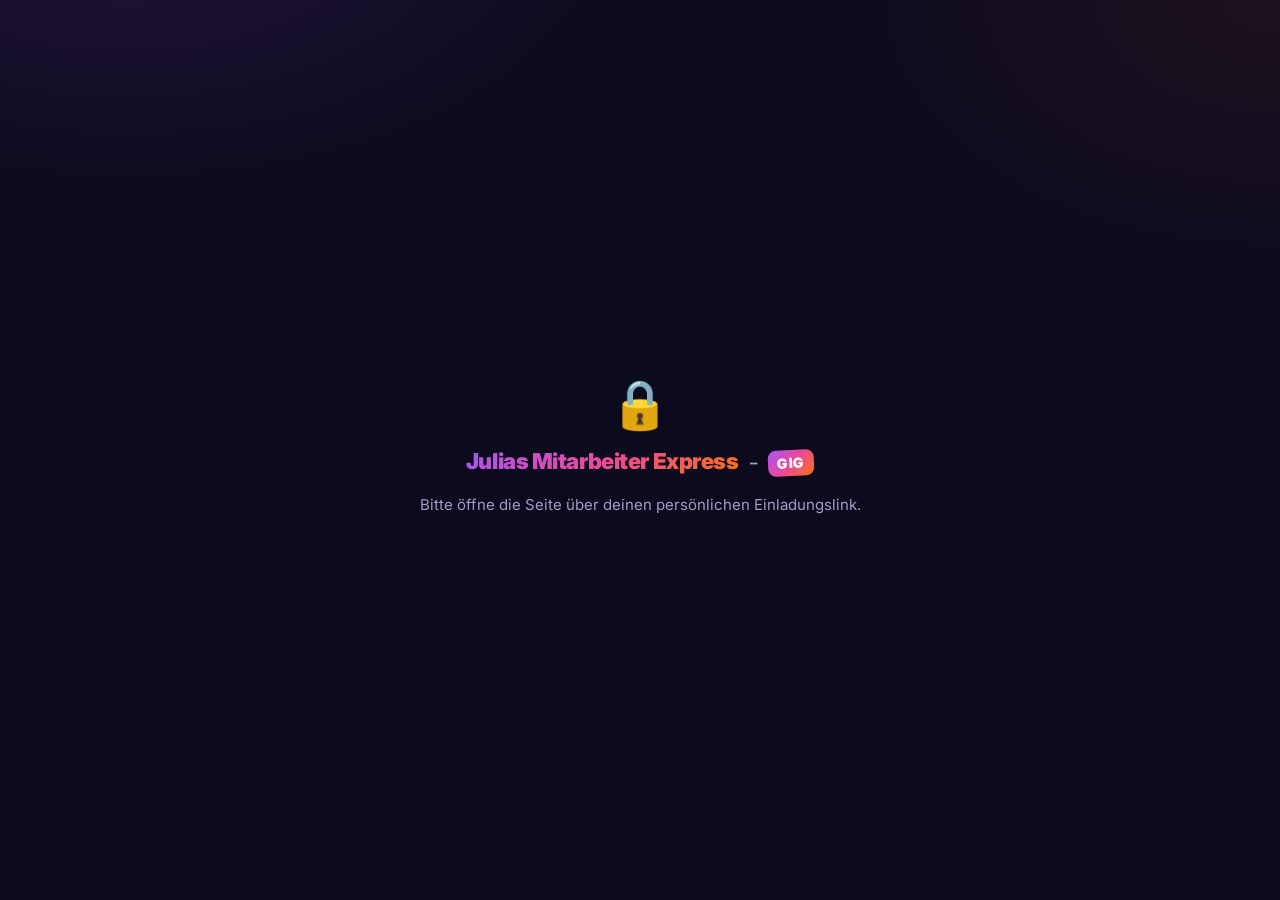
<file: index.html>
<!doctype html>
<html lang="de">
<head>
<meta charset="utf-8">
<meta name="viewport" content="width=device-width, initial-scale=1, viewport-fit=cover">
<meta name="theme-color" content="#0c0a1d">
<meta name="apple-mobile-web-app-capable" content="yes">
<meta name="mobile-web-app-capable" content="yes">
<meta name="apple-mobile-web-app-status-bar-style" content="black-translucent">
<meta name="apple-mobile-web-app-title" content="GIG Express">
<link rel="manifest" href="manifest.json">
<link rel="apple-touch-icon" href="icons/app-180.png">
<title>Julias Mitarbeiter Express – GIG</title>
<meta name="description" content="Gemeinsame Aufgabenliste von Julia, Joris und Ramon">
<link rel="icon" href="icons/app-192.png">
<link rel="preconnect" href="https://fonts.googleapis.com">
<link href="https://fonts.googleapis.com/css2?family=Inter:wght@400;500;600;700;800;900&display=swap" rel="stylesheet">
<style>
:root{
  --bg:#0c0a1d; --surface:#17142e; --surface-2:#211d3f; --border:#2e2955; --text:#f3f1ff; --muted:#a29cc9;
  --grad:linear-gradient(135deg,#a855f7 0%,#ec4899 50%,#f97316 100%);
  /* Personenfarben – überall gleich. -2 ist nur eine kräftigere Stufe derselben Farbe */
  --ramon:#38bdf8; --ramon-2:#0ea5e9;
  --joris:#4ade80; --joris-2:#22c55e;
  --julia:#f472b6; --julia-2:#ec4899;
  --p1:#4ade80; --p2:#facc15; --p3:#f43f5e;
  --ok:#4ade80;
  --doing:#a78bfa;
}
*{box-sizing:border-box}
html,body{margin:0}
html{background:var(--bg);overflow-x:clip;-webkit-text-size-adjust:100%;text-size-adjust:100%}
body{overflow-x:clip;max-width:100%}
body{background:var(--bg);color:var(--text);font-family:Inter,system-ui,-apple-system,sans-serif;font-size:15px;line-height:1.45;-webkit-font-smoothing:antialiased;min-height:100vh;
  background-image:radial-gradient(900px 500px at 10% -10%,rgba(168,85,247,.13),transparent 60%),radial-gradient(800px 500px at 100% 0%,rgba(249,115,22,.07),transparent 60%);background-attachment:fixed}
button,input,select,textarea{font:inherit;color:inherit}
button{cursor:pointer;touch-action:manipulation}
*{-webkit-tap-highlight-color:transparent}
:focus-visible{outline:2px solid #c084fc;outline-offset:2px;border-radius:10px}
::selection{background:rgba(236,72,153,.35)}
.hidden{display:none!important}

[data-p="Ramon"]{--c:var(--ramon);--c2:var(--ramon-2)}
[data-p="Joris"]{--c:var(--joris);--c2:var(--joris-2)}
[data-p="Julia"]{--c:var(--julia);--c2:var(--julia-2)}
[data-p="none"]{--c:#8b85b5;--c2:#5b557f}
.avatar{position:relative;overflow:hidden;border-radius:50%;background:linear-gradient(135deg,var(--c),var(--c2));color:#0c0a1d;display:inline-flex;align-items:center;justify-content:center;font-weight:800;flex:none;width:26px;height:26px;font-size:12px}
.avatar img{position:absolute;inset:0;width:100%;height:100%;object-fit:cover}

/* ---------- Titel ---------- */
.brand{display:flex;align-items:center;gap:10px;flex-wrap:wrap}
.brand h1{margin:0;font-size:22px;font-weight:900;letter-spacing:-.02em;background:var(--grad);-webkit-background-clip:text;background-clip:text;color:transparent;-webkit-text-fill-color:transparent;display:inline-block;padding:0 2px 1px 0;-webkit-box-decoration-break:clone;box-decoration-break:clone}
.brand .dash{color:var(--muted);font-weight:700}
.gig{font-weight:900;font-size:14px;letter-spacing:.04em;padding:3px 9px;border-radius:8px;background:var(--grad);color:#fff;transform:rotate(-3deg)}

/* ---------- Login ---------- */
#login{min-height:100vh;display:flex;align-items:center;justify-content:center;padding:24px 16px}
.login-card{width:100%;max-width:560px;text-align:center}
.login-card .brand{justify-content:center;margin-bottom:10px}
.login-card .brand h1{font-size:34px}
.login-card .gig{font-size:18px}
.login-card p{color:var(--muted);margin:0 0 30px;font-size:16px}
.people{display:grid;grid-template-columns:repeat(3,minmax(0,1fr));gap:14px}
.person-btn{border:0;border-radius:22px;padding:26px 10px 20px;display:flex;flex-direction:column;align-items:center;gap:10px;color:#0c0a1d;background:linear-gradient(145deg,var(--c),var(--c2));transition:transform .15s}
.person-btn .avatar{width:62px;height:62px;font-size:26px;background:rgba(255,255,255,.3);color:#0c0a1d;box-shadow:0 0 0 3px rgba(255,255,255,.55)}
.person-btn strong{font-size:18px;font-weight:800}
.person-btn small{font-size:12px;font-weight:600;opacity:.75}

/* ---------- App ---------- */
header{position:sticky;top:0;left:0;right:0;width:100%;z-index:20;background:rgba(12,10,29,.88);-webkit-backdrop-filter:blur(14px);backdrop-filter:blur(14px);border-bottom:1px solid var(--border);padding:env(safe-area-inset-top) env(safe-area-inset-right) 0 env(safe-area-inset-left);box-sizing:border-box}
.bar{max-width:880px;margin:0 auto;padding:12px 16px;display:flex;align-items:center;gap:12px;justify-content:space-between}
.me-btn{display:flex;align-items:center;gap:8px;background:var(--surface);border:1px solid var(--border);border-radius:999px;padding:4px 12px 4px 4px;font-weight:600;font-size:13px;white-space:nowrap}
.me-btn small{color:var(--muted);font-weight:500}
.sync-dot{width:8px;height:8px;border-radius:50%;background:var(--ok);flex:none;box-shadow:0 0 8px var(--ok);margin-left:6px}
.sync-dot.busy{background:var(--p2);box-shadow:0 0 8px var(--p2)}
.sync-dot.err{background:var(--p3);box-shadow:0 0 8px var(--p3)}
.stale{max-width:880px;margin:10px auto 0;padding:9px 14px;border-radius:12px;background:rgba(244,63,94,.14);border:1px solid rgba(244,63,94,.4);color:#fecdd3;font-size:13px;font-weight:600;text-align:center}
.stale.hidden{display:none}

main{max-width:880px;margin:0 auto;padding:24px max(16px,env(safe-area-inset-right)) calc(110px + env(safe-area-inset-bottom)) max(16px,env(safe-area-inset-left))}
.hello{margin-bottom:20px}
.hello h2{margin:0;font-size:26px;font-weight:800;letter-spacing:-.02em}
.hello p{margin:4px 0 0;color:var(--muted)}

/* Dashboard */
.brand-btn{background:none;border:0;padding:0;text-align:left;flex-wrap:nowrap;min-width:0;white-space:nowrap}
.brand-btn .gig,.brand-btn .dash{flex:none}
.tiles{display:grid;grid-template-columns:repeat(2,minmax(0,1fr));gap:14px;margin-bottom:32px}
.tile{position:relative;min-width:0;border:1px solid var(--border);background:linear-gradient(180deg,rgba(255,255,255,.04),rgba(255,255,255,0)),var(--surface);box-shadow:inset 0 1px 0 rgba(255,255,255,.04),0 14px 30px -22px rgba(0,0,0,.9);border-radius:22px;padding:20px;text-align:left;display:flex;flex-direction:column;gap:14px;min-height:190px;transition:transform .15s,border-color .15s}
.tile .ico{width:44px;height:44px;border-radius:13px;display:flex;align-items:center;justify-content:center;background:var(--surface-2);color:var(--text);border:1px solid var(--border)}
.tile h3{margin:0;font-size:20px;font-weight:800}
.tile p{margin:2px 0 0;color:var(--muted);font-size:14px}
.tile .nums{display:flex;flex-wrap:wrap;gap:10px 18px;margin-top:auto}
.tile .nums b{display:block;font-size:24px;font-weight:800;line-height:1.1}
.tile .nums span{font-size:12px;color:var(--muted);font-weight:600;display:inline-flex;align-items:center;gap:6px}
.tile .nums span i{width:7px;height:7px;border-radius:50%;background:var(--dc)}
.tile .go{position:absolute;right:20px;top:20px;color:var(--muted);font-weight:700;font-size:13px}
.tile>*{min-width:0;max-width:100%}
.pnexts{display:flex;flex-direction:column;gap:7px;margin-top:auto;width:100%}
.pnext>*{min-width:0}
.tile .pnext-label{margin:0 0 2px;color:var(--muted);font-size:14px}
.pnext{display:flex;align-items:center;gap:8px;font-size:13px;min-width:0}
.pnext .avatar{width:22px;height:22px;font-size:10px;box-shadow:0 0 0 2px color-mix(in srgb,var(--c) 60%,transparent)}
.pnext b{font-weight:700;width:42px;flex:none}
.pnext .what{flex:1;min-width:0;white-space:nowrap;overflow:hidden;text-overflow:ellipsis}
.pnext .when{color:var(--muted);white-space:nowrap;font-variant-numeric:tabular-nums}
.pnext .none{color:var(--muted);flex:1}
.tile .next{font-size:13px;color:var(--muted);display:flex;align-items:center;gap:8px;min-width:0}
.tile .next b{color:var(--text);font-weight:600;white-space:nowrap;overflow:hidden;text-overflow:ellipsis}
.tile .next i{width:8px;height:8px;border-radius:50%;background:var(--c);flex:none}
.back{display:inline-flex;align-items:center;gap:6px;background:none;border:0;color:var(--muted);font-weight:700;font-size:14px;padding:0;margin-bottom:14px}
.back:hover{color:var(--text)}
@media (max-width:640px){ .tiles{grid-template-columns:minmax(0,1fr)} .tile{min-height:0} }
/* sehr schmale Darstellung (Safari-Seitenzoom, Display-Zoom, kleine iPhones) */
@media (max-width:360px){ .tile{padding:16px} .tile .go{right:16px;top:16px} .tile .nums{gap:12px} .pnext .when{font-size:12px} }

/* Kalender – schlicht, Farbe nur über die Personen */
.cal{background:var(--surface);border:1px solid var(--border);border-radius:20px;padding:16px;margin-bottom:22px}
.cal-head{display:flex;align-items:center;gap:8px;margin-bottom:12px}
.cal-head h3{margin:0;font-size:18px;font-weight:800;flex:1}
.cal-nav{width:34px;height:34px;border-radius:10px;border:1px solid var(--border);background:var(--surface-2);color:var(--text);display:flex;align-items:center;justify-content:center}
.cal-today{height:34px;border-radius:10px;border:1px solid var(--border);background:none;color:var(--muted);font-weight:700;font-size:13px;padding:0 12px}
.cal-wds{display:grid;grid-template-columns:repeat(7,minmax(0,1fr));gap:4px}
.cal-wd{font-size:11px;font-weight:700;color:var(--muted);text-align:center;text-transform:uppercase;letter-spacing:.06em;padding:4px 0 6px}
.cal-weeks{display:flex;flex-direction:column;gap:4px}
/* Eine Woche = Raster aus 7 Spalten. Tage liegen hinten, Terminbalken darüber und dürfen mehrere Spalten überspannen */
.cal-week{display:grid;grid-template-columns:repeat(7,minmax(0,1fr));column-gap:4px;row-gap:3px;grid-auto-rows:20px;position:relative}
.cal-day{grid-row:1 / -1;border-radius:12px;background:var(--bg);border:1px solid transparent;padding:4px 6px;text-align:left;display:flex;flex-direction:column;justify-content:space-between;color:var(--text);min-height:100%}
.cal-day.out{opacity:.4}
.cal-day .n{font-size:12px;font-weight:700;width:22px;height:22px;border-radius:50%;display:inline-flex;align-items:center;justify-content:center;flex:none}
.cal-day.today .n{background:var(--text);color:var(--bg)}
.cal-day.sel{border-color:#c084fc;background:color-mix(in srgb,#c084fc 6%,var(--bg))}
.cal-more{font-size:11px;font-weight:700;color:var(--muted);align-self:flex-end;line-height:1}
.cal-bar{position:relative;z-index:1;margin:0 2px;border:0;border-radius:6px;padding:0 7px;height:20px;display:flex;align-items:center;gap:5px;font-size:11.5px;font-weight:700;color:#0c0a1d;white-space:nowrap;overflow:hidden;text-overflow:ellipsis;text-align:left;min-width:0}
.cal-bar span{overflow:hidden;text-overflow:ellipsis}
.cal-bar small{font-weight:800;opacity:.7;font-size:10.5px;flex:none}
.cal-bar.cl{border-top-left-radius:0;border-bottom-left-radius:0;margin-left:0}   /* geht in der Vorwoche weiter */
.cal-bar.cr{border-top-right-radius:0;border-bottom-right-radius:0;margin-right:0} /* geht in der nächsten Woche weiter */
.cal-bar:hover{filter:brightness(1.08)}
.evs{display:flex;flex-direction:column;gap:8px;margin-bottom:24px}
.ev{display:flex;gap:14px;align-items:stretch;background:var(--surface);border:1px solid var(--border);border-radius:16px;padding:12px 14px;cursor:pointer;text-align:left;width:100%;color:var(--text)}
.ev .ev-bar{width:4px;border-radius:4px;background:linear-gradient(180deg,var(--c),var(--c2));flex:none}
.ev .time{width:84px;flex:none;font-weight:700;font-size:13px;font-variant-numeric:tabular-nums}
.ev .time small{display:block;color:var(--muted);font-weight:500;white-space:nowrap}
.ev .what{flex:1;min-width:0}
.ev .what b{display:block;font-size:15px;word-break:break-word}
.ev .what span{display:flex;align-items:center;gap:5px;color:var(--muted);font-size:13px;margin-top:2px}
.ev .who{align-self:center}
.stack{display:inline-flex}
.stack .avatar+.avatar{margin-left:-8px}
.stack .avatar{box-shadow:0 0 0 2px var(--surface)}
.day-title{display:flex;align-items:center;justify-content:space-between;margin:0 0 10px}
.day-title h4{margin:0;font-size:16px;font-weight:800}
.empty-s{color:var(--muted);font-size:14px;padding:14px;border:1px dashed var(--border);border-radius:14px;text-align:center}
/* Einladungen: Zu-/Absagen */
.inv-btn{width:100%;display:flex;align-items:center;gap:10px;background:var(--surface);border:1px solid var(--border);border-radius:16px;padding:12px 14px;margin-bottom:14px;color:var(--text);font-weight:700;font-size:15px;text-align:left}
.inv-btn span{flex:1}
.inv-btn small{color:var(--muted);font-weight:600;font-size:13px}
.inv-btn.has{border-color:color-mix(in srgb,#c084fc 55%,var(--border));background:color-mix(in srgb,#c084fc 9%,var(--surface))}
.inv-badge{background:var(--grad);color:#fff;border-radius:999px;padding:3px 10px;font-size:12.5px;font-weight:800;white-space:nowrap}
.inv-sec{font-size:12px;font-weight:700;color:var(--muted);text-transform:uppercase;letter-spacing:.08em;margin:4px 0 8px}
.inv-list{display:flex;flex-direction:column;gap:8px;margin-bottom:16px}
.inv{display:flex;flex-direction:column;gap:10px;background:var(--bg);border:1px solid var(--border);border-radius:16px;padding:12px;transition:border-color .25s,background-color .25s}
.inv-info{display:flex;gap:12px;min-width:0}
.inv-info .inv-main{flex:1;transition:opacity .25s}
.inv.yes{border-color:rgba(74,222,128,.4);background-color:color-mix(in srgb,#4ade80 5%,var(--bg))}
.inv.no{border-color:rgba(244,63,94,.35)}
.inv.no .inv-main{opacity:.55}
.inv .ev-bar{width:4px;border-radius:4px;flex:none}
.inv-main{background:none;border:0;padding:0;text-align:left;color:var(--text);display:flex;flex-direction:column;gap:2px;min-width:0}
.inv-main b{font-size:15px;word-break:break-word}
.inv-main span{color:var(--muted);font-size:13px}
.rsvp-btns{display:grid;grid-template-columns:1fr 1fr;gap:8px}
.rsvp{border:1px solid var(--border);background:var(--surface-2);color:var(--text);border-radius:12px;padding:9px 10px;font-weight:700;font-size:14px;transition:background .2s,border-color .2s,color .2s;-webkit-tap-highlight-color:transparent;touch-action:manipulation}
.rsvp.pop{animation:rsvpPop .32s cubic-bezier(.3,1.5,.5,1)}
@keyframes rsvpPop{0%{transform:scale(.94)}55%{transform:scale(1.05)}100%{transform:scale(1)}}
.rsvp.yes.on{background:rgba(74,222,128,.18);border-color:rgba(74,222,128,.55);color:var(--ok)}
.rsvp.no.on{background:rgba(244,63,94,.16);border-color:rgba(244,63,94,.5);color:#fb7185}
.pill.person.rs-no{opacity:.55;text-decoration:line-through}
.pill .rs{font-style:normal;font-weight:800}
.ev-tag{display:inline-block;font-style:normal;font-size:11px;font-weight:800;border-radius:6px;padding:1px 6px;margin-top:4px;background:color-mix(in srgb,#c084fc 20%,transparent);color:#d8b4fe}
.ev.declined{opacity:.5}
.ev.declined .ev-tag{background:rgba(244,63,94,.16);color:#fb7185}
.cal-bar.declined{opacity:.4}
.inv-hint{margin:0;font-size:13px;font-weight:700;color:#d8b4fe}
/* Durchsage */
.ansage{position:fixed;inset:0;z-index:300;display:flex;align-items:center;justify-content:center;padding:24px;background:rgba(0,0,0,.55);-webkit-backdrop-filter:blur(18px);backdrop-filter:blur(18px);animation:fade .35s;transition:opacity .25s;cursor:pointer}
.ansage.out{opacity:0}
.ansage-box{text-align:center;max-width:720px;position:relative;transition:opacity .8s}
.ansage canvas{position:absolute;top:0;left:0;transition:opacity 1.2s}
.ansage.rain .ansage-box{opacity:0}
.ansage.rain.show .ansage-box{opacity:1}
.ansage-box p{margin:0;font:800 clamp(26px,4.4vw,52px)/1.15 ui-monospace,Menlo,monospace;color:#ff3b5c;text-shadow:0 0 18px rgba(255,59,92,.7);animation:glitch 2.4s infinite}
.ansage-ps{margin-top:14px;font:700 clamp(16px,2vw,24px)/1.2 ui-monospace,Menlo,monospace;color:#22ff66;text-shadow:0 0 10px rgba(34,255,102,.7)}
.ansage-emo{font-size:clamp(48px,8vw,96px);margin-top:18px;animation:pulse 1.2s infinite}
.ansage-box img{max-width:min(320px,80vw);max-height:40vh;border-radius:16px;margin-top:18px}
@keyframes glitch{0%,88%,100%{transform:none}90%{transform:translate(-3px,1px) skewX(-6deg)}93%{transform:translate(3px,-1px)}96%{transform:translate(-1px,0) skewX(4deg)}}
@keyframes pulse{50%{transform:scale(1.12)}}
/* Code-Sperre */
.pin-back{position:fixed;inset:0;z-index:200;background:var(--bg);display:flex;flex-direction:column;align-items:center;justify-content:center;gap:14px;padding:calc(16px + env(safe-area-inset-top)) 16px calc(16px + env(safe-area-inset-bottom));animation:fade .15s;touch-action:manipulation;user-select:none;-webkit-user-select:none}
.pin-back .avatar{width:64px;height:64px;font-size:26px}
.pin-back h2{margin:0;font-size:20px;font-weight:800}
.pin-dots{display:flex;gap:16px;height:18px;margin:4px 0 10px}
.pin-dots i{width:14px;height:14px;border-radius:50%;border:2px solid var(--muted);transition:background .1s,border-color .1s}
.pin-dots i.on{background:var(--text);border-color:var(--text)}
.pin-dots.bad{animation:pinShake .35s}
.pin-dots.bad i{border-color:var(--p3)}
@keyframes pinShake{20%{transform:translateX(-9px)}45%{transform:translateX(8px)}70%{transform:translateX(-5px)}90%{transform:translateX(3px)}}
.pin-keys{display:grid;grid-template-columns:repeat(3,min(72px,22vw));gap:12px}
.pin-keys button{aspect-ratio:1;border-radius:50%;border:1px solid var(--border);background:var(--surface);color:var(--text);font-size:26px;font-weight:600;-webkit-tap-highlight-color:transparent}
.pin-keys button:active{background:var(--surface-2)}
.pin-keys .pin-del{background:none;border:0;font-size:22px}
.pin-other{background:none;border:0;color:var(--muted);font-weight:700;font-size:14px;padding:10px;margin-top:4px}
.tp{width:100%;background:var(--bg);border:1px solid var(--border);border-radius:14px;padding:11px 13px;text-align:left;font-weight:700;font-variant-numeric:tabular-nums;color:var(--text)}
.tp.unset{color:var(--muted);font-weight:500}
.ev-when{background:var(--bg);border:1px solid var(--border);border-radius:14px;overflow:hidden}
.ev-when-row{display:flex;align-items:center;justify-content:space-between;gap:10px;padding:8px 8px 8px 14px;min-height:52px}
.ev-when-row+.ev-when-row{border-top:1px solid var(--border)}
.ev-when-row>span{font-weight:600}
.ev-when-btns{display:flex;gap:6px;min-width:0}
.ev-when .tp{width:auto;background:var(--surface-2);border-color:transparent;padding:8px 12px;border-radius:10px}
.ev-when .tp.time{min-width:68px;text-align:center}
.switch{width:50px;height:30px;border-radius:999px;border:0;background:var(--surface-2);position:relative;flex:none;transition:background .2s}
.switch::after{content:"";position:absolute;top:3px;left:3px;width:24px;height:24px;border-radius:50%;background:#fff;transition:transform .2s;box-shadow:0 1px 3px rgba(0,0,0,.4)}
.switch.on{background:var(--grad)}
.switch.on::after{transform:translateX(20px)}
.tp.date{display:flex;align-items:center;gap:8px;white-space:nowrap;overflow:hidden}
.tp.date span{overflow:hidden;text-overflow:ellipsis}
.tp.date svg{opacity:.6;flex:none}
.dp-head{display:flex;align-items:center;justify-content:space-between;padding:2px 2px 10px}
.dp-head b{font-size:16px}
.dp-grid{display:grid;grid-template-columns:repeat(7,minmax(0,1fr));gap:4px}
.dp-grid span{font-size:11px;font-weight:700;color:var(--muted);text-align:center;padding:4px 0;text-transform:uppercase;letter-spacing:.05em}
.dp-d{aspect-ratio:1;border:0;border-radius:12px;background:none;color:var(--text);font-weight:600;font-size:15px;font-variant-numeric:tabular-nums}
.dp-d:hover{background:var(--surface-2)}
.dp-d.out{color:var(--muted);opacity:.45}
.dp-d.today{box-shadow:inset 0 0 0 1.5px var(--border);color:var(--text)}
.dp-d.on{background:var(--grad);color:#fff;box-shadow:none}
.sheet-back{position:fixed;inset:0;z-index:70;background:rgba(5,4,15,.55);display:flex;align-items:flex-end;justify-content:center;animation:fade .15s}
.sheet-back.out{opacity:0;transition:opacity .15s}
.sheet{width:100%;max-width:420px;background:var(--surface);border:1px solid var(--border);border-bottom:0;border-radius:22px 22px 0 0;padding:10px 14px 22px;box-shadow:0 -20px 60px rgba(0,0,0,.5);animation:up .2s ease-out}
@keyframes up{from{transform:translateY(40px);opacity:0}}
@media (min-width:641px){ .sheet-back{align-items:center} .sheet{border-radius:22px;border-bottom:1px solid var(--border)} }
.sheet-head{display:flex;align-items:center;justify-content:space-between;padding:4px 2px 10px}
.sheet-head b{font-size:15px}
.sheet-btn{background:none;border:0;color:var(--muted);font-weight:600;font-size:14px;padding:8px 6px}
.sheet-btn.ok{color:#c084fc;font-weight:800}
.wheels{position:relative;display:flex;justify-content:center;align-items:center;gap:6px;height:200px}
.wheels .band{position:absolute;left:0;right:0;top:80px;height:40px;border-radius:12px;background:var(--surface-2);pointer-events:none}
.wheel{position:relative;width:78px;height:200px;overflow-y:scroll;scroll-snap-type:y mandatory;padding:80px 0;scrollbar-width:none;-webkit-mask-image:linear-gradient(180deg,transparent,#000 35%,#000 65%,transparent);mask-image:linear-gradient(180deg,transparent,#000 35%,#000 65%,transparent);overscroll-behavior:contain}
.wheel::-webkit-scrollbar{display:none}
.wi{height:40px;display:flex;align-items:center;justify-content:center;scroll-snap-align:center;font-size:22px;font-weight:700;color:var(--muted);opacity:.55;font-variant-numeric:tabular-nums;cursor:pointer;transition:color .12s,opacity .12s}
.wi.on{color:var(--text);opacity:1}
.colon{position:relative;font-size:22px;font-weight:800}
.loc-link{color:var(--text);text-decoration:underline;text-decoration-color:var(--border);text-underline-offset:3px}
@media (max-width:640px){
  .cal{padding:8px}
  .cal-wds,.cal-weeks{gap:2px}
  .cal-week{column-gap:2px;row-gap:2px;grid-auto-rows:16px}
  .cal-day{padding:3px 2px;align-items:center;border-radius:9px}
  .cal-day .n{font-size:11px;width:20px;height:20px}
  .cal-bar{height:16px;font-size:9.5px;padding:0 4px;border-radius:4px;margin:0 1px;pointer-events:none} /* aufs Handy: Tippen wählt den Tag */
  .cal-bar small{display:none}
  .cal-more{font-size:9.5px;align-self:center}
}

/* Personen = Aufgabe anlegen */
.push-ask{display:flex;align-items:center;gap:12px;margin:0 0 14px;padding:12px 12px 12px 14px;border-radius:18px;border:1px solid rgba(192,132,252,.35);
  background:linear-gradient(135deg,rgba(168,85,247,.22),rgba(249,115,22,.12)),var(--surface)}
.pa-ico{flex:none;width:38px;height:38px;border-radius:12px;display:flex;align-items:center;justify-content:center;background:rgba(255,255,255,.08);color:#f0abfc}
.pa-txt{display:flex;flex-direction:column;min-width:0;flex:1}
.pa-txt b{font-size:14px}
.pa-txt span{font-size:12.5px;color:var(--muted)}
.pa-btn{flex:none;border:0;border-radius:999px;padding:8px 16px;font-weight:800;font-size:14px;color:#fff;background:linear-gradient(135deg,#a855f7,#ec4899)}
.pa-btn:disabled{opacity:.6}
.pa-x{flex:none;border:0;background:none;color:var(--muted);padding:4px;display:flex}
.offline{position:fixed;inset:0;z-index:100000;background:#000;display:flex;align-items:center;justify-content:center}
.offline video{position:absolute;inset:0;width:100%;height:100%;object-fit:contain;pointer-events:none}
.offline video::-webkit-media-controls,.offline video::-webkit-media-controls-start-playback-button{display:none!important;-webkit-appearance:none}
.off-top{position:absolute;left:0;right:0;top:0;z-index:1;display:flex;align-items:center;justify-content:center;gap:10px;padding:calc(env(safe-area-inset-top) + 18px) 16px 34px;
  background:linear-gradient(180deg,rgba(0,0,0,.88),rgba(0,0,0,.55) 60%,transparent);color:#ff3b3b;text-align:center}
.off-top b{font-size:22px;font-weight:900;letter-spacing:-.01em;text-shadow:0 2px 12px rgba(255,0,0,.35)}
.off-ico{flex:none;width:30px;height:30px;animation:offBlink 1.6s ease-in-out infinite}
@keyframes offBlink{50%{opacity:.35}}
.ad-strip{position:relative;margin:0 0 16px;border-radius:16px;overflow:hidden;aspect-ratio:1280/200;background:#0b2a2e url(assets/chefin-banner.jpg) center/cover no-repeat;
  border:1px solid var(--border);box-shadow:0 14px 30px -22px rgba(0,0,0,.9);transform:translateZ(0)}
.ad-strip video{position:absolute;inset:0;width:100%;height:100%;object-fit:cover;display:block;pointer-events:none}
.ad-strip video::-webkit-media-controls,.ad-strip video::-webkit-media-controls-start-playback-button{display:none!important;-webkit-appearance:none}
.ad-tag{position:absolute;right:6px;top:4px;padding:0 5px;border-radius:5px;background:rgba(0,0,0,.35);color:rgba(255,255,255,.75);font-size:8.5px;line-height:1.5;font-weight:600;letter-spacing:.02em;pointer-events:none}
.today-card{position:relative;margin:0 0 26px;padding:20px 20px 16px;border-radius:22px;border:1px solid var(--border);overflow:hidden;
  background:radial-gradient(420px 160px at 0% 0%,rgba(168,85,247,.20),transparent 70%),radial-gradient(360px 160px at 100% 0%,rgba(56,189,248,.12),transparent 70%),var(--surface);
  box-shadow:inset 0 1px 0 rgba(255,255,255,.05),0 18px 34px -24px rgba(0,0,0,.9)}
.td-head{display:flex;align-items:baseline;justify-content:space-between;gap:12px;flex-wrap:wrap;margin-bottom:12px}
.td-head h3{margin:0;font-size:20px;font-weight:800;letter-spacing:-.01em}
.td-head span{color:var(--muted);font-size:13px;font-weight:600}
.td-list{display:flex;flex-direction:column;gap:6px}
.td-ev,.td-task{display:flex;align-items:center;gap:12px;width:100%;min-width:0;text-align:left;border:0;background:rgba(255,255,255,.035);border-radius:14px;padding:10px 12px;transition:background .15s}
.td-ev:hover,.td-task:hover{background:rgba(255,255,255,.07)}
.td-ev.past{opacity:.5}
.td-bar{align-self:stretch;width:4px;border-radius:4px;flex:none}
.td-time{flex:none;width:76px;font-weight:800;font-size:15px;font-variant-numeric:tabular-nums;line-height:1.2}
.td-time small{display:block;font-weight:600;font-size:12px;color:var(--muted)}
.td-what{display:flex;flex-direction:column;gap:2px;min-width:0;flex:1}
.td-what b{font-size:15px;overflow-wrap:anywhere}
.td-loc,.td-with,.td-due,.td-late{font-size:13px;color:var(--muted);display:flex;align-items:center;gap:5px;min-width:0;overflow-wrap:anywhere}
.td-loc svg{flex:none}
.td-late{color:#fb7185;font-weight:600}
.td-due{color:#facc15;font-weight:600}
.td-what .ev-tag{align-self:flex-start}
.td-check{flex:none;width:20px;height:20px;border-radius:7px;border:2px solid var(--border)}
.td-prio{flex:none;font-size:16px}
.td-pill{flex:none;font-size:12px;font-weight:800;padding:4px 10px;border-radius:999px;background:rgba(250,204,21,.14);color:#facc15;border:1px solid rgba(250,204,21,.3)}
.td-pill.tmw{background:rgba(167,139,250,.14);color:#c4b5fd;border-color:rgba(167,139,250,.3)}
.td-sep{display:flex;align-items:center;gap:10px;margin:14px 0 10px;color:var(--muted);font-size:12px;font-weight:700;text-transform:uppercase;letter-spacing:.08em}
.td-sep::before,.td-sep::after{content:"";height:1px;background:var(--border);flex:1}
.td-sep::before{flex:0 0 14px}
.td-empty{margin:2px 2px 4px;color:var(--muted);font-size:14px}
.section-label{font-size:12px;font-weight:700;color:var(--muted);text-transform:uppercase;letter-spacing:.08em;margin:0 0 10px}
.team{display:grid;grid-template-columns:repeat(3,minmax(0,1fr));gap:12px;margin-bottom:28px}
.team-card{border:0;border-radius:20px;padding:16px;box-shadow:inset 0 1px 0 rgba(255,255,255,.35),0 12px 26px -18px var(--c);text-align:left;color:#0c0a1d;background:linear-gradient(145deg,var(--c),var(--c2));display:flex;flex-direction:column;gap:12px;transition:transform .15s;position:relative;overflow:hidden}
.team-card .top{display:flex;align-items:center;gap:10px}
.team-card .avatar{width:44px;height:44px;font-size:18px;background:rgba(255,255,255,.3);color:#0c0a1d;box-shadow:0 0 0 2px rgba(255,255,255,.55)}
.team-card strong{font-size:17px;font-weight:800;display:block}
.team-card small{font-size:12px;font-weight:600;opacity:.75}
.team-card .add{display:inline-flex;align-items:center;gap:6px;align-self:flex-start;background:rgba(12,10,29,.82);color:#fff;border-radius:999px;padding:6px 12px;font-size:13px;font-weight:700;transition:background .15s}
.team-card:hover .add{background:#0c0a1d}

/* Tabs */
.tabs{display:flex;gap:6px;margin-bottom:14px;background:var(--surface);border:1px solid var(--border);padding:4px;border-radius:14px;width:fit-content;max-width:100%}
.tabs button{border:0;background:none;border-radius:10px;padding:8px 14px;font-weight:700;font-size:14px;color:var(--muted);white-space:nowrap}
.tabs button.on{background:var(--grad);color:#fff;box-shadow:0 4px 12px -6px rgba(236,72,153,.7)}
.tabs .n{opacity:.75;font-weight:600;margin-left:4px}

/* Aufgaben */
.tasks{display:flex;flex-direction:column;gap:10px}
.task{position:relative;background:linear-gradient(180deg,rgba(255,255,255,.035),rgba(255,255,255,0)) ,var(--surface);border:1px solid var(--border);border-radius:18px;padding:16px 18px 14px 24px;display:flex;gap:14px;cursor:pointer;transition:transform .15s,border-color .15s,box-shadow .15s;overflow:hidden;box-shadow:inset 0 1px 0 rgba(255,255,255,.04),0 10px 24px -18px rgba(0,0,0,.8)}
/* Strich vorne: weiß = noch nicht angenommen, Personenfarbe = angenommen/erledigt */
.task::before{content:"";position:absolute;left:0;top:12px;bottom:12px;width:5px;border-radius:0 5px 5px 0;background:#f3f1ff}
.task.doing::before,.task.done::before{background:var(--stripe)}
.task[data-prio="1"]{--pc:var(--p1)} .task[data-prio="2"]{--pc:var(--p2)} .task[data-prio="3"]{--pc:var(--p3)}
.task.done{opacity:.6}
.task.done .t-title{text-decoration:line-through}
.t-top{display:flex;gap:12px;align-items:flex-start}
.t-top .t-title{flex:1;min-width:0}
.act{border:0;border-radius:999px;padding:7px 14px;font-weight:800;font-size:13px;white-space:nowrap;flex:none;transition:transform .12s,filter .12s}
.act.take{background:var(--grad);color:#fff}
.act.finish{background:var(--ok);color:#0c0a1d}
.task.doing{border-color:color-mix(in srgb,var(--c) 35%,var(--border))}
.pill.doing{background:rgba(167,139,250,.16);color:var(--doing);border-color:rgba(167,139,250,.25)}
.pill.doing i{width:7px;height:7px;border-radius:50%;background:var(--doing);animation:blink 1.2s infinite}
@keyframes blink{50%{opacity:.25}}
.pill.ps-done{opacity:.75}
.pill.ps-doing{box-shadow:inset 0 0 0 1.5px var(--doing)}
.pill.donep{background:rgba(74,222,128,.16);color:var(--ok)}
.t-body{flex:1;min-width:0}
.t-title{font-weight:700;font-size:16px;word-break:break-word}
.t-desc{color:var(--muted);font-size:13.5px;margin-top:2px;display:-webkit-box;-webkit-line-clamp:2;-webkit-box-orient:vertical;overflow:hidden;white-space:pre-wrap;word-break:break-word}
.t-meta{display:flex;gap:6px;flex-wrap:wrap;align-items:center;margin-top:10px}
.pill{display:inline-flex;align-items:center;gap:6px;height:24px;border-radius:999px;padding:0 10px 0 8px;font-weight:650;font-size:12px;background:var(--surface-2);color:var(--muted);white-space:nowrap;border:1px solid rgba(255,255,255,.04)}
.pill.prio{background:color-mix(in srgb,var(--pc) 18%,transparent);color:var(--pc)}
.pill.person{background:color-mix(in srgb,var(--c) 14%,transparent);color:var(--c);padding-left:3px;border-color:color-mix(in srgb,var(--c) 22%,transparent)}
.pill.person .avatar{width:18px;height:18px;font-size:9px}
.pill.due{background:transparent;border-color:var(--border);color:var(--text);font-weight:600}
.pill.due svg{opacity:.7}
.pill.due.late{border-style:dashed}
.t-foot{display:flex;align-items:center;justify-content:space-between;gap:10px;margin-top:12px;padding-top:10px;border-top:1px solid rgba(255,255,255,.05)}
.by{color:var(--muted);font-size:12px;white-space:nowrap;display:inline-flex;align-items:center;gap:6px;min-width:0;overflow:hidden;text-overflow:ellipsis}
.cmt{display:inline-flex;align-items:center;gap:5px;background:none;border:1px solid transparent;border-radius:10px;padding:4px 7px;color:var(--muted);font-size:12px;flex:none;transition:color .15s,background .15s}
.cmt:hover{color:var(--text);background:var(--surface-2)}
.cmt.has{color:var(--text);background:var(--surface-2);border-color:var(--border)}
.cmt b{font-weight:700}
.by .avatar{width:18px;height:18px;font-size:9px}
.by b{color:var(--text);font-weight:600}

.empty{text-align:center;padding:44px 16px;color:var(--muted);background:var(--surface);border:1px dashed var(--border);border-radius:18px}
.empty .big{font-size:40px;display:block;margin-bottom:6px}
.empty strong{display:block;color:var(--text);font-size:17px;margin-bottom:4px}


.fab{position:fixed;right:max(20px,calc(50% - 420px));bottom:24px;width:62px;height:62px;border-radius:20px;border:0;background:var(--grad);color:#fff;display:flex;align-items:center;justify-content:center;z-index:30;box-shadow:0 8px 20px -8px rgba(0,0,0,.6);transition:transform .15s}

/* Fenster */
.overlay{position:fixed;inset:0;background:rgba(5,4,15,.7);backdrop-filter:blur(4px);z-index:50;display:flex;align-items:flex-start;justify-content:center;padding:6vh 16px 16px;overflow:auto;animation:fade .15s}
@keyframes fade{from{opacity:0}}
.modal{background:var(--surface);border:1px solid var(--border);border-radius:24px;width:100%;max-width:560px;box-shadow:0 30px 80px rgba(0,0,0,.5);animation:pop .18s;overflow:hidden}
@keyframes pop{from{transform:translateY(12px) scale(.98);opacity:0}}
@keyframes toastIn{from{transform:translate(-50%,12px);opacity:0}}
.modal-head{display:flex;align-items:center;gap:10px;padding:20px 20px 0}
.modal-head h3{margin:0;font-size:20px;font-weight:800;flex:1;word-break:break-word}
.modal-body{padding:16px 20px}
.modal-foot{display:flex;flex-wrap:wrap;gap:8px;justify-content:flex-end;align-items:center;padding:0 20px 20px}
.modal-foot .act{padding:11px 18px;font-size:15px;border-radius:14px}
.modal-foot .btn,.modal-foot .act{display:inline-flex;align-items:center;justify-content:center;gap:6px;white-space:nowrap}
.x-btn{background:var(--surface-2);border:0;border-radius:12px;width:36px;height:36px;display:flex;align-items:center;justify-content:center;color:var(--muted);flex:none}
.field{margin-bottom:16px}
.field>label{display:block;font-size:12px;font-weight:700;color:var(--muted);margin-bottom:7px;text-transform:uppercase;letter-spacing:.06em}
.field input,.field textarea{width:100%;background:var(--bg);border:1px solid var(--border);border-radius:14px;padding:11px 13px;outline:none}
.field input:focus,.field textarea:focus{border-color:#a855f7;box-shadow:0 0 0 3px rgba(168,85,247,.25)}
.field textarea{min-height:100px;resize:vertical}
.pick{display:grid;grid-template-columns:repeat(3,minmax(0,1fr));gap:8px}
.pick.who{grid-template-columns:repeat(4,minmax(0,1fr))}
.pick button{border:2px solid var(--border);background:var(--bg);border-radius:14px;padding:10px 6px;font-weight:700;font-size:13px;display:flex;flex-direction:column;align-items:center;gap:4px;color:var(--muted);transition:all .12s}
.pick button .emo{font-size:22px;line-height:1}
.pick button .avatar{width:28px;height:28px;font-size:12px}
.pick button.on{border-color:var(--pc,var(--c));background:color-mix(in srgb,var(--pc,var(--c)) 16%,transparent);color:var(--pc,var(--c))}
.pick button[data-prio="1"]{--pc:var(--p1)} .pick button[data-prio="2"]{--pc:var(--p2)} .pick button[data-prio="3"]{--pc:var(--p3)}
.btn{border:0;border-radius:14px;padding:11px 18px;font-weight:700;display:inline-flex;align-items:center;gap:8px;background:var(--surface-2);color:var(--text)}
.btn-primary{background:var(--grad);color:#fff}
.btn-link{background:none;color:var(--muted);padding:11px 8px;margin-right:auto;font-weight:600}
.btn-link:hover{color:var(--p3)}
.info{display:flex;flex-wrap:wrap;gap:6px;margin-bottom:16px}
.desc{white-space:pre-wrap;word-break:break-word;background:var(--bg);border:1px solid var(--border);border-radius:14px;padding:12px 14px;font-size:14.5px}
.desc.none{color:var(--muted);font-style:italic}
.comments{display:flex;flex-direction:column;gap:10px;margin-bottom:10px}
.comment{display:flex;gap:10px}
.comment .bubble{background:var(--bg);border:1px solid var(--border);border-radius:4px 14px 14px 14px;padding:8px 12px;flex:1;font-size:14px;white-space:pre-wrap;word-break:break-word}
.comment .bubble small{display:block;color:var(--muted);font-size:11px;margin-bottom:2px}
.c-form{display:flex;gap:8px}
.c-form input{flex:1;background:var(--bg);border:1px solid var(--border);border-radius:14px;padding:10px 13px;outline:none;min-width:0}

.toast{position:fixed;bottom:100px;left:50%;transform:translateX(-50%);background:var(--text);color:var(--bg);padding:10px 18px;border-radius:14px;font-weight:700;font-size:14px;z-index:80;box-shadow:0 8px 24px rgba(0,0,0,.4);animation:toastIn .2s;width:max-content;max-width:calc(100vw - 32px);box-sizing:border-box;text-align:center;line-height:1.35}
canvas#confetti{position:fixed;top:0;left:0;width:100%;height:100%;pointer-events:none;z-index:90}

@media (max-width:640px){
  .brand{gap:6px}
  .brand h1{font-size:clamp(13px,4.3vw,16px)}
  .bar{gap:8px;padding:10px 12px}
  .gig{font-size:11px;padding:2px 7px}
  .me-btn>span:not(.avatar){display:none}
  .me-btn{padding:4px}
  .team{gap:8px}
  .team-card{padding:12px 8px;align-items:center;text-align:center;gap:8px}
  .team-card .top{flex-direction:column;gap:6px}
  .team-card strong{font-size:15px}
  .team-card .add{align-self:center;padding:5px 10px;font-size:12px}
  .team-card .add span{display:none}
  .hello h2{font-size:22px}
  .login-card .brand h1{font-size:26px}
}
@media (max-width:480px){
  .modal-foot{display:grid;grid-template-columns:1fr 1fr}
  .modal-foot .act,.modal-foot #d-reopen{grid-column:1/-1;order:-1}
  .modal-foot .btn-link{margin-right:0;border:1px solid var(--border)}
  .modal-foot .btn-primary{grid-column:1/-1}
  .people{grid-template-columns:1fr}
  .person-btn{flex-direction:row;padding:14px 18px;text-align:left}
  .person-btn .avatar{width:44px;height:44px;font-size:18px}
  .person-btn small{margin-left:auto}
  .pick.who{grid-template-columns:repeat(2,minmax(0,1fr))}
}
@media (hover:hover){
  .person-btn:hover{transform:translateY(-4px) scale(1.02)}
  .tile:hover{transform:translateY(-3px);border-color:#4a4380}
  .team-card:hover{transform:translateY(-3px)}
  .task:hover{transform:translateY(-2px);border-color:#3d3770;box-shadow:inset 0 1px 0 rgba(255,255,255,.05),0 14px 30px -18px rgba(0,0,0,.9)}
  .act:hover{transform:scale(1.05);filter:brightness(1.1)}
  .fab:hover{transform:scale(1.07) rotate(90deg)}
}
/* iPhone zoomt bei Eingabefeldern unter 16px automatisch rein – verhindern */
@media (max-width:640px){ input,textarea,select{font-size:16px!important} }
.act:active,.btn:active,.cmt:active,.fab:active{transform:scale(.96)}
@media (prefers-reduced-motion:reduce){ *{animation:none!important;transition:none!important} }
</style>
</head>
<body>
<!-- Kein Internet: Vollbild mit Video in Dauerschleife (Video liegt vorab im Speicher, läuft also ohne Netz) -->
<div id="offline" class="offline hidden" role="alert" aria-live="assertive">
  <video id="offVid" muted loop playsinline autoplay disablepictureinpicture disableremoteplayback></video>
  <div class="off-top"><svg class="off-ico" viewBox="0 0 24 24" fill="none" stroke="currentColor" stroke-width="2.4" stroke-linecap="round" stroke-linejoin="round" aria-hidden="true"><path d="M2 8.8a15 15 0 0 1 4.2-2.6M9.9 5.1A15 15 0 0 1 22 8.8"/><path d="M5 12.6a10 10 0 0 1 3.4-2.1M13.6 10a10 10 0 0 1 5.4 2.6"/><path d="M8.5 16.3a5 5 0 0 1 7 0"/><circle cx="12" cy="20" r="1.2" fill="currentColor"/><path d="M3 3l18 18"/></svg><b>Keine Internetverbindung</b></div>
</div>

<!-- ============ Wer bist du? ============ -->
<section id="login" class="hidden">
  <div class="login-card">
    <div class="brand"><h1>Julias Mitarbeiter Express</h1><span class="dash">–</span><span class="gig">GIG</span></div>
    <p>Hey! 👋 Wer bist du?</p>
    <div class="people" id="peoplePick"></div>
  </div>
</section>

<!-- ============ App ============ -->
<section id="app" class="hidden">
  <header>
    <div class="bar">
      <button class="brand brand-btn" data-go="dash" title="Zum Dashboard"><h1>Julias Mitarbeiter Express</h1><span class="dash">–</span><span class="gig">GIG</span></button>
      <button class="me-btn" id="meBtn" title="Person wechseln"></button>
    </div>
  </header>

  <div class="stale hidden" id="stale"></div>
  <main>
    <!-- Dashboard -->
    <div id="dashView">
      <div class="hello"><h2 id="helloTitle"></h2><p id="dashSub"></p></div>
      <!-- Werbeleiste: statisch (wird von render() nicht neu gebaut, damit das Video nicht neu startet) -->
      <div class="ad-strip" aria-label="Anzeige: Chefin-T-Shirt">
        <video src="assets/chefin-banner.mp4" poster="assets/chefin-banner.jpg" autoplay muted loop playsinline preload="auto" disablepictureinpicture disableremoteplayback tabindex="-1"></video>
        <span class="ad-tag">Anzeige</span>
      </div>
      <div id="pushAsk"></div>
      <section class="today-card" id="today"></section>
      <p class="section-label">Bereiche</p>
      <div class="tiles" id="tiles"></div>
    </div>

    <!-- Kalender -->
    <div id="calView" class="hidden">
      <button class="back" data-go="dash">← Dashboard</button>
      <div class="hello"><h2>Kalender</h2><p>Tippe auf einen Tag, um seine Termine zu sehen.</p></div>
      <div id="invBar"></div>
      <div class="cal" id="cal"></div>
      <div id="dayList"></div>
    </div>

    <!-- To-Do-Liste -->
    <div id="todoView" class="hidden">
      <button class="back" data-go="dash">← Dashboard</button>
      <div class="hello"><h2>To-Do-Liste</h2><p id="helloSub"></p></div>

      <p class="section-label">Neue Aufgabe für …</p>
      <div class="team" id="team"></div>

      <div class="tabs" id="tabs"></div>
      <div id="content"></div>
    </div>
  </main>

  <button class="fab" id="fab" aria-label="Neue Aufgabe" title="Neue Aufgabe"><svg width="28" height="28" viewBox="0 0 24 24" fill="none" stroke="currentColor" stroke-width="3" stroke-linecap="round"><path d="M12 5v14M5 12h14"/></svg></button>
</section>

<section id="locked" class="hidden" style="min-height:100vh;display:flex;align-items:center;justify-content:center;padding:24px 16px;text-align:center">
  <div><div style="font-size:48px">🔒</div><div class="brand" style="justify-content:center;margin:8px 0"><h1>Julias Mitarbeiter Express</h1><span class="dash">–</span><span class="gig">GIG</span></div>
  <p style="color:var(--muted)">Bitte öffne die Seite über deinen persönlichen Einladungslink.</p></div>
</section>

<div id="modalRoot"></div>
<canvas id="confetti"></canvas>

<script>
function load(k, d) { try { const v = localStorage.getItem(k); return v ? JSON.parse(v) : d; } catch { return d; } }
function save(k, v) { try { localStorage.setItem(k, JSON.stringify(v)); } catch {} }

/* ===================== Konfiguration ===================== */
// Gemeinsamer Speicher: textdb.dev (kostenlos, ohne Konto).
// Der geheime Schlüssel steht NICHT im Code, sondern nur im Einladungslink (…/#k=SCHLÜSSEL).
// Ohne diesen Link kommt niemand an die Aufgaben. Einmal geöffnet, merkt sich der Browser den Schlüssel.
const hashKey = new URLSearchParams(location.hash.slice(1)).get('k');
if (hashKey) save('todo.key', hashKey);
const STORE_KEY = hashKey || load('todo.key', null);
const STORE_URL = 'https://textdb.dev/api/data/' + STORE_KEY;
const POLL_MS = 5000;
const BUILD = '20261127-215619';

const PEOPLE = ['Julia', 'Joris', 'Ramon'];
const PRIOS = {
  1: { label: 'Nicht so wichtig', emo: '🌱' },
  2: { label: 'Wichtig', emo: '⚡' },
  3: { label: 'Sehr wichtig', emo: '🔥' },
};

/* ===================== State ===================== */
let me = load('todo.me', null);
let data = load('todo.cache', { tasks: [], activity: [], rev: 0 });
let tab = load('todo.tab', 'open');
let view = 'dash'; // Start immer auf dem Dashboard
let lastRaw = null;
let openDetailId = null;


/* ===================== Sync ===================== */
let syncState = '';
let lastOk = load('todo.lastOk', 0) || 0;
function setSync(s) {
  syncState = s; const d = document.querySelector('.sync-dot'); if (d) d.className = 'sync-dot ' + s;
  if (s === '') { lastOk = Date.now(); save('todo.lastOk', lastOk); }
  // Länger keine Verbindung → deutlich sagen, dass der Stand alt sein kann
  const el = document.getElementById('stale'); if (!el) return;
  const old = s === 'err' && Date.now() - lastOk > 60000;
  el.classList.toggle('hidden', !old);
  if (old) el.textContent = `⚠️ Keine Verbindung – ${lastOk ? 'Stand von ' + new Date(lastOk).toLocaleString('de-DE', { day: 'numeric', month: 'numeric', hour: '2-digit', minute: '2-digit' }) + ' Uhr' : 'Stand unbekannt'}. Wird automatisch neu geladen …`;
}

function normalize(d) {
  d.tasks ||= []; d.activity ||= []; d.events ||= []; d.rev ||= 0; d.tomb ||= {};
  // Teilnehmer eines Termins (ältere Termine: nur wer ihn eingetragen hat)
  d.events.forEach(e => {
    if (!Array.isArray(e.people) || !e.people.length) e.people = [e.createdBy];
    if (!e.endDate || e.endDate < e.date) e.endDate = e.date; // mehrtägige Termine: letzter Tag
    if (!e.rsvp || typeof e.rsvp !== 'object') e.rsvp = {};    // Zu-/Absagen: { Julia: { s: 'yes' | 'no', at } }
  });
  d.tasks.forEach(t => {
    if (t.prio > 3) t.prio = 3;
    // ältere Aufgaben hatten nur eine Person (assignee) → Liste daraus machen
    if (!Array.isArray(t.assignees)) t.assignees = t.assignee ? [t.assignee] : [];
    if (!Array.isArray(t.workers)) t.workers = t.status !== 'open' && t.assignee ? [t.assignee] : [];
    // dones = wer seinen Teil schon erledigt hat (bei Aufgaben für mehrere Personen einzeln)
    if (!Array.isArray(t.dones)) t.dones = t.status === 'done' ? (t.assignees.length ? [...t.assignees] : t.doneBy ? [t.doneBy] : []) : [];
  });
  return d;
}
const sleep = ms => new Promise(r => setTimeout(r, ms));
const hasContent = d => !!(d && ((d.tasks && d.tasks.length) || (d.events && d.events.length) || (d.activity && d.activity.length)));
const clone = o => JSON.parse(JSON.stringify(o));
async function fetchRemote() {
  const r = await fetch(STORE_URL + '?t=' + Date.now(), { cache: 'no-store' });
  if (!r.ok) throw new Error('HTTP ' + r.status);
  const txt = await r.text();
  return normalize(txt.trim() ? JSON.parse(txt) : {});        // kaputtes JSON → Fehler → nichts wird überschrieben
}
async function pushRemote(d) {
  const r = await fetch(STORE_URL, { method: 'POST', headers: { 'Content-Type': 'text/plain' }, body: JSON.stringify(d) });
  if (!r.ok) throw new Error('HTTP ' + r.status);
}

/* =====================================================================
   SYNCHRONISATION (überarbeitet)
   Statt ganze Stände hin- und herzuschieben, merkt sich jedes Gerät nur seine
   eigenen, noch nicht bestätigten Änderungen – pro Aufgabe, Termin, Kommentar.
   • Diese „offenen Änderungen" liegen im Speicher des Geräts → überleben auch,
     wenn die App geschlossen oder das Handy gesperrt wird.
   • Bei jedem Abgleich (alle 5 s, beim Öffnen, nach jeder Änderung) wird der
     Server-Stand geholt und die eigenen offenen Änderungen darübergelegt.
     Die Anzeige zeigt also IMMER den neuesten Server-Stand + eigene Änderungen.
   • Erst wenn der Server eine Änderung nachweislich enthält, gilt sie als erledigt.
   • Konflikte: pro Eintrag gewinnt die neuere Änderung; Kommentare werden zusammengeführt.
   ===================================================================== */
const KINDS = ['tasks', 'events'];
let dirty = load('todo.dirty', null) || { tasks: {}, events: {}, tomb: {}, activity: {} };
dirty.watch ||= {};                                         // frisch Gespeichertes noch 60 s beobachten
const saveDirty = () => save('todo.dirty', dirty);
const dirtyCount = () => KINDS.reduce((n, k) => n + Object.keys(dirty[k]).length, 0) + Object.keys(dirty.tomb).length + Object.keys(dirty.activity).length;
const cKey = c => `${c.who}|${c.at}|${c.text}`;

// Eintrag zusammenführen: neuere Version gewinnt, aber Kommentare und Zu-/Absagen beider Seiten bleiben erhalten
function mergeEntity(k, mine, theirs) {
  const newer = (mine.updatedAt || 0) >= (theirs.updatedAt || 0);
  const m = clone(newer ? mine : theirs), o = newer ? theirs : mine;
  if (k === 'tasks') {
    m.comments ||= [];
    const seen = new Set(m.comments.map(cKey));
    for (const c of o.comments || []) if (!seen.has(cKey(c))) m.comments.push(c);
    m.comments.sort((a, b) => a.at - b.at);
  } else {
    m.rsvp = { ...(m.rsvp || {}) };
    for (const [p, r] of Object.entries(o.rsvp || {})) if (!m.rsvp[p] || (r.at || 0) > (m.rsvp[p].at || 0)) m.rsvp[p] = r;
    // Zeit geändert → Antworten davor gelten nicht mehr
    if (m.rsvpReset) for (const p of Object.keys(m.rsvp)) if ((m.rsvp[p].at || 0) < m.rsvpReset) delete m.rsvp[p];
  }
  return m;
}
// enthält der Server-Eintrag alles, was wir lokal geändert haben?
function contains(cur, ent) {
  if (!cur || (cur.updatedAt || 0) < (ent.updatedAt || 0)) return false;
  for (const [p, r] of Object.entries(ent.rsvp || {})) if ((r.at || 0) >= (cur.rsvpReset || 0) && (!cur.rsvp?.[p] || (cur.rsvp[p].at || 0) < (r.at || 0))) return false;
  const keys = new Set((cur.comments || []).map(cKey));
  return (ent.comments || []).every(c => keys.has(cKey(c)));
}
// eigene offene Änderungen über einen Server-Stand legen
function overlay(R) {
  const M = clone(R);
  M.tomb = { ...(M.tomb || {}) };
  for (const [id, at] of Object.entries(dirty.tomb)) M.tomb[id] = Math.max(M.tomb[id] || 0, at);
  for (const k of KINDS) {
    for (const ent of Object.values(dirty[k])) {
      const i = M[k].findIndex(x => x.id === ent.id), cur = M[k][i];
      if (!cur) M[k].push(clone(ent));
      else M[k][i] = mergeEntity(k, ent, cur);
    }
    M[k] = M[k].filter(x => !(M.tomb[x.id] && M.tomb[x.id] >= (x.updatedAt || 0)));
  }
  const acts = new Map(M.activity.map(a => [a.id || a.at + a.who, a]));
  for (const a of Object.values(dirty.activity)) acts.set(a.id, a);
  M.activity = [...acts.values()].sort((a, b) => b.at - a.at).slice(0, 40);
  const cutoff = Date.now() - 60 * 864e5;                     // alte Lösch-Markierungen aufräumen
  for (const [id, at] of Object.entries(M.tomb)) if (at < cutoff) delete M.tomb[id];
  return normalize(M);
}
// was der Server nachweislich enthält, ist erledigt
function confirmSaved(C) {
  for (const k of KINDS) for (const [id, ent] of Object.entries(dirty[k])) {
    const cur = C[k].find(x => x.id === id);
    if (contains(cur, ent) || (C.tomb && C.tomb[id] >= (ent.updatedAt || 0))) { dirty.watch[k + ':' + id] = { k, ent, until: Date.now() + 60000 }; delete dirty[k][id]; }
  }
  for (const [id, at] of Object.entries(dirty.tomb)) if ((C.tomb && C.tomb[id] >= at) || !KINDS.some(k => C[k].some(x => x.id === id))) { dirty.watch['tomb:' + id] = { k: 'tomb', id, at, until: Date.now() + 60000 }; delete dirty.tomb[id]; }
  for (const id of Object.keys(dirty.activity)) if (C.activity.some(a => a.id === id) || dirty.activity[id].at < Date.now() - 3 * 864e5) delete dirty.activity[id];
  saveDirty();
}
// Ein anderes Gerät kann kurz nach unserer Bestätigung einen älteren Stand speichern (der Speicher kennt kein
// „nur wenn unverändert“). Darum frisch Gespeichertes eine Minute lang prüfen und bei Verlust wieder eintragen.
function rewatch(R) {
  const now = Date.now();
  for (const [key, w] of Object.entries(dirty.watch)) {
    if (w.until < now) { delete dirty.watch[key]; continue; }
    if (w.k === 'tomb') {
      if (!(R.tomb && R.tomb[w.id] >= w.at) && KINDS.some(k => R[k].some(x => x.id === w.id && (x.updatedAt || 0) <= w.at))) dirty.tomb[w.id] = w.at;
      continue;
    }
    const cur = R[w.k].find(x => x.id === w.ent.id);
    const deleted = R.tomb && R.tomb[w.ent.id] >= (w.ent.updatedAt || 0);
    const mine = dirty[w.k][w.ent.id];                          // neuere eigene Änderung oder gelöscht → nicht zurückholen
    if (mine && (mine.updatedAt || 0) >= (w.ent.updatedAt || 0) || dirty.tomb[w.ent.id]) continue;
    if (!deleted && !contains(cur, w.ent)) dirty[w.k][w.ent.id] = w.ent;
  }
  saveDirty();
}
function show(view) {
  const raw = JSON.stringify(view);
  if (raw === lastRaw) return;
  lastRaw = raw; data = view; save('todo.cache', data); render(); lastChange = Date.now();
}

let lastChange = 0;
let syncing = false, again = false, syncTimer = null, failDelay = 2000, offlineToast = false;
async function sync() {
  if (syncing) { again = true; return; }
  syncing = true; again = false; clearTimeout(syncTimer);
  try {
    const R = await fetchRemote();
    // Schutz: plötzlich leerer Server-Stand, obwohl Daten da waren → Aussetzer, nichts überschreiben
    if (!hasContent(R) && hasContent(data) && !Object.keys(R.tomb || {}).length) throw new Error('leerer Stand');
    rewatch(R);
    if (dirtyCount()) {
      setSync('busy');
      const M = overlay(R);
      show(clone(M));                                           // Neues von den anderen sofort zeigen, auch falls Speichern gleich hakt
      M.rev = (R.rev || 0) + 1;
      await pushRemote(M);
      await sleep(450);
      const C = await fetchRemote();
      confirmSaved(C);
      show(overlay(C));
      if (dirtyCount()) again = true;                           // noch nicht alles bestätigt → gleich nochmal
      else if (offlineToast) { toast('Alles gespeichert ✓'); offlineToast = false; }
    } else show(R);
    setSync(''); failDelay = 2000;
    dailyBackup();
  } catch {
    setSync('err');
    if (dirtyCount() && !offlineToast) { toast('Kein Netz – deine Änderung ist gemerkt und wird automatisch gespeichert'); offlineToast = true; }
    syncTimer = setTimeout(sync, failDelay); failDelay = Math.min(failDelay * 2, 30000);
  } finally {
    syncing = false;
    if (again) syncTimer = setTimeout(sync, 600);
  }
}
const pull = sync;                                             // (alter Name, wird an mehreren Stellen benutzt)

// Änderung: lokal sofort anwenden, Unterschiede pro Eintrag als „offen" merken, dann abgleichen
function mutate(fn, activity) {
  const before = {}; for (const k of KINDS) before[k] = new Map(data[k].map(x => [x.id, JSON.stringify(x)]));
  fn(data); if (activity) addActivity(data, activity);
  const now = Date.now();
  for (const k of KINDS) {
    const after = new Set();
    for (const x of data[k]) {
      after.add(x.id);
      if (before[k].get(x.id) !== JSON.stringify(x)) { x.updatedAt = Math.max(now, (x.updatedAt || 0) + 1); dirty[k][x.id] = clone(x); }
    }
    for (const id of before[k].keys()) if (!after.has(id)) { dirty.tomb[id] = now; delete dirty[k][id]; }
  }
  for (const a of data.activity) if (a.id && a.at >= now - 5 && !dirty.activity[a.id]) dirty.activity[a.id] = a;
  saveDirty(); lastRaw = JSON.stringify(data); save('todo.cache', data); render();
  sync();
}
addEventListener('online', () => { failDelay = 2000; sync(); });

/* ===================== Kein Internet ===================== */
// Das Video wird vorab (mit Netz) in den Speicher geladen; fällt das Netz weg, läuft es als Vollbild in Schleife.
const OFF_VIDEO = 'assets/offline-spot.mp4';
let offBlobUrl = null;
async function prepOfflineVideo() {
  if (offBlobUrl) return;
  try {
    let r = 'caches' in window ? await caches.match(OFF_VIDEO) : null;
    if (!r) r = await fetch(OFF_VIDEO);
    if (r && r.ok) offBlobUrl = URL.createObjectURL(await r.blob());
  } catch {}
}
async function setOffline(off) {
  const el = document.getElementById('offline'), v = document.getElementById('offVid');
  if (off) {
    el.classList.remove('hidden');
    if (!offBlobUrl) await prepOfflineVideo();   // kommt aus dem Offline-Speicher des Service Workers
    if (navigator.onLine) { el.classList.add('hidden'); return; }   // Netz in der Zwischenzeit zurück
    const src = offBlobUrl || OFF_VIDEO;
    if (v.getAttribute('src') !== src) v.src = src;
    v.muted = true; el.classList.remove('hidden'); v.play().catch(() => {});
  } else { el.classList.add('hidden'); v.pause(); }
}
addEventListener('offline', () => setOffline(true));
addEventListener('online', () => setOffline(false));
// iOS stoppt Videos manchmal (Stromsparmodus): beim Tippen weiterspielen
document.getElementById('offline').addEventListener('pointerdown', () => document.getElementById('offVid').play().catch(() => {}));
if (navigator.onLine === false) setOffline(true);
setTimeout(prepOfflineVideo, 2500);

// Tägliche Sicherung: je Wochentag ein Speicherplatz → die letzten 7 Tage bleiben erhalten
let backupTried = false;
async function dailyBackup() {
  if (backupTried || !hasContent(data)) return; backupTried = true;
  const d = new Date(), today = `${d.getFullYear()}-${String(d.getMonth() + 1).padStart(2, '0')}-${String(d.getDate()).padStart(2, '0')}`;
  if (load('todo.backupDay', null) === today) return;
  const url = STORE_URL + '-backup-' + ['so', 'mo', 'di', 'mi', 'do', 'fr', 'sa'][d.getDay()];
  try {
    const t = await (await fetch(url + '?t=' + Date.now(), { cache: 'no-store' })).text();
    const old = t.trim() ? JSON.parse(t) : null;
    if (!old || old.date !== today) await fetch(url, { method: 'POST', headers: { 'Content-Type': 'text/plain' }, body: JSON.stringify({ date: today, savedAt: Date.now(), by: me, data }) });
    save('todo.backupDay', today);
  } catch { backupTried = false; }
}
function addActivity(d, text) { d.activity.unshift({ id: uid(), who: me, text, at: Date.now() }); d.activity = d.activity.slice(0, 40); }

/* ===================== Helpers ===================== */
const $ = s => document.querySelector(s);
const esc = s => String(s ?? '').replace(/[&<>"']/g, c => ({ '&': '&amp;', '<': '&lt;', '>': '&gt;', '"': '&quot;', "'": '&#39;' }[c]));
const uid = () => Date.now().toString(36) + Math.random().toString(36).slice(2, 8);
// Profilbilder liegen (wie die Aufgaben) hinter dem geheimen Schlüssel, nicht öffentlich auf GitHub.
// Fehlt ein Bild, wird der Anfangsbuchstabe gezeigt.
let PHOTOS = load('todo.photos', {});
const avatar = p => `<span class="avatar" data-p="${p ? esc(p) : 'none'}">${p ? esc(p[0]) : '?'}${PHOTOS[p] ? `<img src="${PHOTOS[p]}" alt="">` : ''}</span>`;
const prioPill = n => `<span class="pill prio" style="--pc:var(--p${n})">${PRIOS[n].emo} ${PRIOS[n].label}</span>`;
const chatSvg = '<svg width="16" height="16" viewBox="0 0 24 24" fill="none" stroke="currentColor" stroke-width="2" stroke-linecap="round" stroke-linejoin="round"><path d="M21 12a8 8 0 0 1-11.6 7.1L4 20l1-4.6A8 8 0 1 1 21 12z"/></svg>';
const calSvg = '<svg width="13" height="13" viewBox="0 0 24 24" fill="none" stroke="currentColor" stroke-width="2.2" stroke-linecap="round"><rect x="3" y="5" width="18" height="16" rx="3"/><path d="M3 10h18M8 3v4M16 3v4"/></svg>';
const xSvg = '<svg width="18" height="18" viewBox="0 0 24 24" fill="none" stroke="currentColor" stroke-width="2.5" stroke-linecap="round"><path d="M6 6l12 12M18 6L6 18"/></svg>';

function dueInfo(t) {
  if (!t.due) return null;
  const day = d => { const x = new Date(d); x.setHours(0, 0, 0, 0); return x; };
  const days = Math.round((day(t.due) - day(Date.now())) / 864e5);
  const date = new Date(t.due).toLocaleDateString('de-DE', { weekday: 'short', day: '2-digit', month: '2-digit' });
  let text = `Bis ${date}`, cls = '';
  if (days === 0) text = 'Bis heute';
  else if (days === 1) text = 'Bis morgen';
  else if (days < 0 && t.status !== 'done') { text = `Bis ${date} · überfällig`; cls = 'late'; }
  return { text, cls, days };
}
function ago(ts) {
  const s = (Date.now() - ts) / 1000;
  if (s < 60) return 'gerade eben';
  if (s < 3600) return `vor ${Math.floor(s / 60)} Min.`;
  if (s < 86400) return `vor ${Math.floor(s / 3600)} Std.`;
  if (s < 172800) return 'gestern';
  if (s < 604800) return `vor ${Math.floor(s / 86400)} Tagen`;
  return new Date(ts).toLocaleDateString('de-DE', { day: 'numeric', month: 'short' });
}
function toast(msg) {
  document.querySelectorAll('.toast').forEach(t => t.remove());
  const el = document.createElement('div'); el.className = 'toast'; el.textContent = msg;
  document.body.appendChild(el); setTimeout(() => el.remove(), 2400);
}
const findTask = (d, id) => d.tasks.find(t => t.id === id);
// assignees = für wen die Aufgabe ist, workers = wer sie angenommen hat
const isFor = (t, p) => t.assignees.includes(p);
const isMine = t => isFor(t, me) || t.workers.includes(me);
// Gesamtstatus aus den einzelnen Personen ableiten: erst „erledigt", wenn alle fertig sind
function recompute(x) {
  x.workers = x.workers.filter(p => !x.assignees.length || x.assignees.includes(p));
  x.dones = x.dones.filter(p => !x.assignees.length || x.assignees.includes(p));
  const need = x.assignees.length ? x.assignees : x.workers;
  const allDone = need.length > 0 && need.every(p => x.dones.includes(p));
  x.status = allDone ? 'done' : x.workers.some(p => !x.dones.includes(p)) ? 'doing' : 'open';
  if (allDone) x.doneAt ||= Date.now(); else x.doneAt = null;
  x.doneBy = x.dones[x.dones.length - 1] || null;
}
const personState = (t, p) => t.dones.includes(p) ? 'done' : t.workers.includes(p) ? 'doing' : 'open';
// Aus Sicht der angemeldeten Person erledigt? (eigener Teil fertig – die anderen sehen sie weiter offen)
const doneFor = t => t.status === 'done' || (isFor(t, me) && t.dones.includes(me));
const names = list => list.length > 1 ? list.slice(0, -1).join(', ') + ' & ' + list[list.length - 1] : (list[0] || '?');
const pVar = p => `var(--${p.toLowerCase()})`;

/* ===================== Render ===================== */
function render() {
  if (!me) { $('#login').classList.remove('hidden'); $('#app').classList.add('hidden'); renderLogin(); return; }
  $('#login').classList.add('hidden'); $('#app').classList.remove('hidden');

  const open = data.tasks.filter(t => !doneFor(t));
  const mine = open.filter(isMine);
  const done = data.tasks.filter(doneFor);

  $('#meBtn').innerHTML = `<i class="sync-dot ${syncState}"></i>${avatar(me)}<span>${esc(me)} <small>· wechseln</small></span>`;
  $('#helloTitle').textContent = `Shalom Shalom, ${me}! 👋`;
  const hot = mine.filter(t => t.prio === 3).length;
  // Ansicht umschalten
  $('#dashView').classList.toggle('hidden', view !== 'dash');
  $('#todoView').classList.toggle('hidden', view !== 'todo');
  $('#calView').classList.toggle('hidden', view !== 'cal');
  $('#fab').classList.toggle('hidden', view !== 'todo');
  $('#fab').setAttribute('aria-label', view === 'cal' ? 'Neuer Termin' : 'Neue Aufgabe');
  if (view === 'cal') { renderCal(); showAnsage(); }
  if (invitesOpen) drawInvites();

  const doingAll = open.filter(t => t.status === 'doing');
  $('#dashSub').textContent = mine.length
    ? `Du hast ${mine.length} offene Aufgabe${mine.length > 1 ? 'n' : ''}${hot ? ` – ${hot}× sehr wichtig 🔥` : '.'}`
    : 'Bei dir ist gerade alles erledigt. ✨';
  $('#today').innerHTML = todayCard();
  $('#pushAsk').innerHTML = pushAskHtml();
  // Bereiche – hier können später weitere Kacheln (z. B. Kalender) dazukommen
  $('#tiles').innerHTML = `
    <button class="tile" data-go="todo">
      <span class="go">Öffnen →</span>
      <div class="ico"><svg width="22" height="22" viewBox="0 0 24 24" fill="none" stroke="currentColor" stroke-width="2" stroke-linecap="round" stroke-linejoin="round"><rect x="4" y="3" width="16" height="18" rx="3"/><path d="M8.5 9l1.5 1.5L13 7.5M8.5 15.5l1.5 1.5 3-3"/></svg></div>
      <div><h3>To-Do-Liste</h3><p>Aufgaben anlegen, annehmen, erledigen</p></div>
      <div class="nums">
        <div><b>${open.filter(t => t.status === 'open').length}</b><span style="--dc:#f3f1ff"><i></i>offen</span></div>
        <div><b>${doingAll.length}</b><span style="--dc:var(--doing)"><i></i>in Bearbeitung</span></div>
        <div><b>${mine.length}</b><span style="--dc:var(--c)" data-p="${esc(me)}"><i></i>für dich</span></div>
      </div>
    </button>
    ${calTile()}`;

  if (view !== 'todo') return;
  $('#helloSub').textContent = mine.length
    ? `Du hast ${mine.length} offene Aufgabe${mine.length > 1 ? 'n' : ''}${hot ? ` – ${hot}× sehr wichtig 🔥` : '.'}`
    : 'Bei dir ist gerade alles erledigt. ✨';

  $('#team').innerHTML = PEOPLE.map(p => {
    const n = data.tasks.filter(t => isFor(t, p) && t.status !== 'done' && !t.dones.includes(p)).length;
    return `<button class="team-card" data-p="${p}" data-newfor="${p}">
      <div class="top">${avatar(p)}<div><strong>${p}${p === me ? ' (du)' : ''}</strong><small>${n} offen</small></div></div>
      <span class="add">＋ <span>Aufgabe</span></span></button>`;
  }).join('');

  const tabs = [['open', 'Offen', open.length], ['mine', 'Meine', mine.length], ['done', 'Erledigt', done.length]];
  $('#tabs').innerHTML = tabs.map(([k, l, n]) => `<button data-tab="${k}" class="${tab === k ? 'on' : ''}">${l}<span class="n">${n}</span></button>`).join('');

  let list = tab === 'done' ? done : tab === 'mine' ? mine : open;
  list = list.slice().sort(tab === 'done'
    ? (a, b) => (b.doneAt || b.updatedAt || 0) - (a.doneAt || a.updatedAt || 0)
    : (a, b) => b.prio - a.prio || (a.due || 9e15) - (b.due || 9e15) || b.createdAt - a.createdAt);

  $('#content').innerHTML = list.length ? `<div class="tasks">${list.map(taskCard).join('')}</div>` : emptyState();


  if (openDetailId) renderDetail(true);
}

function emptyState() {
  if (!data.tasks.length) return `<div class="empty"><span class="big">🚀</span><strong>Noch keine Aufgaben</strong>Tipp oben auf eine Person, um ihr eine Aufgabe zu geben.</div>`;
  if (tab === 'done') return `<div class="empty"><span class="big">🏁</span><strong>Noch nichts erledigt</strong>Abgehakte Aufgaben landen hier.</div>`;
  return `<div class="empty"><span class="big">🎉</span><strong>Alles erledigt!</strong>Hier ist gerade nichts offen.</div>`;
}

function taskCard(t) {
  const due = dueInfo(t);
  const nC = (t.comments || []).length;
  const mineDone = doneFor(t);
  const owners = mineDone ? (t.dones.length ? t.dones : t.workers) : t.workers.filter(p => !t.dones.includes(p));
  const stripe = owners.length ? ` data-p="${esc(owners[0])}" style="--stripe:${stripes(owners)}"` : '';
  return `<div class="task ${mineDone ? 'done' : t.status}" data-prio="${t.prio}" data-id="${t.id}"${stripe}>
    <div class="t-body">
      <div class="t-top"><div class="t-title">${esc(t.title)}</div>${actionBtn(t)}</div>
      ${t.desc ? `<div class="t-desc">${esc(t.desc)}</div>` : ''}
      <div class="t-meta">
        ${statusPill(t)}
        ${prioPill(t.prio)}
        ${due ? `<span class="pill due ${due.cls}">${calSvg}${esc(due.text)}</span>` : ''}
      </div>
      <div class="t-foot">
        <span class="by">von ${avatar(t.createdBy)}<b>${esc(t.createdBy)}</b> · ${ago(t.createdAt)}</span>
        <button class="cmt ${nC ? 'has' : ''}" data-comments="${t.id}" aria-label="${nC ? nC + ' Kommentare' : 'Kommentieren'}" title="${nC ? nC + ' Kommentar' + (nC > 1 ? 'e' : '') : 'Kommentieren'}">${chatSvg}${nC ? `<b>${nC}</b>` : ''}</button>
      </div>
    </div>
  </div>`;
}

// Offen → (Annehmen) → In Bearbeitung → (Fertig) → Erledigt
// Annehmen: nur wenn die Aufgabe frei ist oder für mich. Fertig: nur wer sie angenommen hat.
// Bei Aufgaben für mehrere Personen kann jede davon annehmen (auch wenn schon jemand dran ist).
const canTake = t => t.status !== 'done' && !t.workers.includes(me) && !t.dones.includes(me) && (t.assignees.length ? isFor(t, me) : t.status === 'open');
const canFinish = t => t.workers.includes(me) && !t.dones.includes(me);
function actionBtn(t) {
  if (canTake(t)) return `<button class="act take" data-advance="${t.id}">🙋 Annehmen</button>`;
  if (canFinish(t)) return `<button class="act finish" data-advance="${t.id}">✓ Fertig</button>`;
  return '';
}
function statusPill(t) {
  if (t.assignees.length > 1) return t.assignees.map(p => {
    const st = personState(t, p), ic = st === 'done' ? '✅' : st === 'doing' ? '🛠' : '';
    return `<span class="pill person ps-${st}" data-p="${esc(p)}">${avatar(p)}${st === 'open' ? 'für ' : ''}${esc(p)}${ic ? ' ' + ic : ''}</span>`;
  }).join('');
  if (t.status === 'doing') return `<span class="pill doing"><i></i>In Bearbeitung · ${esc(names(t.workers))}</span>${t.assignees.length > 1 ? forPill(t.assignees) : ''}`;
  if (t.status === 'done') return `<span class="pill donep">✅ Erledigt von ${esc(t.doneBy || names(t.workers))}</span>`;
  return t.assignees.length ? forPill(t.assignees) : '<span class="pill">🙋 noch frei</span>';
}
// Für jede Person ein eigenes Symbol „für Name“ in ihrer Farbe mit Profilbild
function forPill(list) {
  return list.map(p => `<span class="pill person" data-p="${esc(p)}">${avatar(p)}für ${esc(p)}</span>`).join('');
}

function renderLogin() {
  $('#peoplePick').innerHTML = PEOPLE.map(p => {
    const n = data.tasks.filter(t => isFor(t, p) && t.status !== 'done' && !t.dones.includes(p)).length;
    return `<button class="person-btn" data-p="${p}" data-login="${p}">${avatar(p)}<strong>${p}</strong><small>${n} offen</small></button>`;
  }).join('');
}

/* ===================== Aktionen ===================== */
function advance(id) {
  const t = findTask(data, id); if (!t) return;
  if (canTake(t)) {
    const joining = t.status === 'doing';
    mutate(d => { const x = findTask(d, id); if (!x) return;
      if (!x.assignees.length) x.assignees = [me];
      if (!x.workers.includes(me)) x.workers.push(me);
      x.assignee = x.assignees[0]; x.startedAt ||= Date.now(); recompute(x);
    }, joining ? `macht bei „${t.title}“ mit 🛠` : `hat „${t.title}“ angenommen 🛠`);
    toast('Angenommen – die anderen sehen jetzt „In Bearbeitung“ 🛠');
  } else if (canFinish(t)) {
    confetti();
    const others = t.assignees.filter(p => p !== me && !t.dones.includes(p));
    mutate(d => { const x = findTask(d, id); if (x) { if (!x.dones.includes(me)) x.dones.push(me); x.updatedAt = Date.now(); recompute(x); } },
      others.length ? `hat seinen Teil von „${t.title}“ erledigt ✅` : `hat „${t.title}“ erledigt ✅`);
    toast(others.length ? `Für dich erledigt! 🎉 ${names(others)} ${others.length > 1 ? 'sind' : 'ist'} noch dran.` : 'Erledigt! 🎉');
  }
}
function reopen(id) {
  const t = findTask(data, id); if (!t) return;
  // nur den eigenen Haken zurücknehmen; wer die Aufgabe angelegt hat, kann sie komplett wieder öffnen
  mutate(d => { const x = findTask(d, id); if (!x) return;
    if (x.dones.includes(me)) x.dones = x.dones.filter(p => p !== me); else { x.dones = []; x.workers = []; }
    x.updatedAt = Date.now(); recompute(x);
  }, `hat „${t.title}“ wieder geöffnet`);
}

/* ===================== Fenster ===================== */
function closeModal() { $('#modalRoot').innerHTML = ''; openDetailId = null; invitesOpen = false; }

function openEditor(task, presetAssignee) {
  const isNew = !task;
  const t = task ? { ...task, assignees: [...task.assignees] } : { title: '', desc: '', prio: 2, assignees: presetAssignee ? [presetAssignee] : [], due: null };
  const dueVal = t.due ? ymd(new Date(t.due)) : '';
  const heading = isNew ? (presetAssignee ? `Neue Aufgabe für ${presetAssignee === me ? 'dich' : presetAssignee}` : 'Neue Aufgabe') : 'Aufgabe bearbeiten';
  $('#modalRoot').innerHTML = `
  <div class="overlay" data-close>
    <form class="modal" id="editor" autocomplete="off">
      <div class="modal-head"><h3>${esc(heading)}</h3><button type="button" class="x-btn" data-closebtn aria-label="Schließen">${xSvg}</button></div>
      <div class="modal-body">
        <div class="field"><label for="f-title">Was ist zu tun?</label><input id="f-title" required maxlength="140" placeholder="z. B. Lager aufräumen" value="${esc(t.title)}"></div>
        <div class="field"><label for="f-desc">Beschreibung</label><textarea id="f-desc" placeholder="Was genau? Details, Hinweise, Links …">${esc(t.desc)}</textarea></div>
        <div class="field"><label>Wie wichtig?</label><div class="pick" id="f-prio">
          ${Object.entries(PRIOS).map(([k, p]) => `<button type="button" data-prio="${k}" class="${+k === t.prio ? 'on' : ''}"><span class="emo">${p.emo}</span>${p.label}</button>`).join('')}
        </div></div>
        <div class="field"><label>Für wen? <span style="text-transform:none;letter-spacing:0;font-weight:500">(auch mehrere möglich)</span></label><div class="pick who" id="f-who">
          ${PEOPLE.map(p => `<button type="button" data-p="${p}" data-who="${p}" class="${t.assignees.includes(p) ? 'on' : ''}">${avatar(p)}${p}</button>`).join('')}
          <button type="button" data-p="none" data-who="" class="${!t.assignees.length ? 'on' : ''}"><span class="emo">🙋</span>Noch frei</button>
        </div></div>
        <div class="field"><label>Bis wann? <span style="text-transform:none;letter-spacing:0;font-weight:500">(optional)</span></label><button type="button" class="tp date" id="f-due">${calSvg}<span></span></button></div>
      </div>
      <div class="modal-foot">
        <button type="submit" class="btn btn-primary">${isNew ? '🚀 Aufgabe anlegen' : 'Speichern'}</button>
      </div>
    </form>
  </div>`;

  $('#f-prio').onclick = e => { const b = e.target.closest('button'); if (!b) return; t.prio = +b.dataset.prio; $('#f-prio').querySelectorAll('button').forEach(x => x.classList.toggle('on', x === b)); };
  // Mehrfachauswahl: Personen an-/abwählen, „Noch frei“ leert die Auswahl
  $('#f-who').onclick = e => {
    const b = e.target.closest('button'); if (!b) return;
    const p = b.dataset.who;
    if (!p) t.assignees = [];
    else t.assignees = t.assignees.includes(p) ? t.assignees.filter(x => x !== p) : PEOPLE.filter(x => x === p || t.assignees.includes(x));
    $('#f-who').querySelectorAll('button').forEach(x => x.classList.toggle('on', x.dataset.who ? t.assignees.includes(x.dataset.who) : !t.assignees.length));
  };

  let dueStr = dueVal;
  const drawDue = () => { $('#f-due span').textContent = dueStr ? dateLabel(dueStr) : 'Kein Datum'; $('#f-due').classList.toggle('unset', !dueStr); };
  drawDue();
  $('#f-due').onclick = () => openDatePicker('Bis wann?', dueStr, v => { dueStr = v; drawDue(); }, 'Kein Datum');
  $('#editor').onsubmit = e => {
    e.preventDefault();
    const title = $('#f-title').value.trim(); if (!title) return;
    const due = dueStr ? new Date(dueStr + 'T12:00:00').getTime() : null;
    const patch = { title, desc: $('#f-desc').value.trim(), prio: t.prio, assignees: t.assignees, assignee: t.assignees[0] || null, due };
    if (isNew) {
      const nt = { id: uid(), ...patch, workers: [], dones: [], status: 'open', createdBy: me, createdAt: Date.now(), comments: [] };
      const others = nt.assignees.filter(p => p !== me);
      const forWho = others.length ? ` für ${names(others)}` : '';
      if (tab === 'done') { tab = 'open'; save('todo.tab', tab); }
      mutate(d => d.tasks.push(nt), `hat „${title}“ angelegt${forWho}`);
      toast('Aufgabe angelegt 🚀');
      closeModal();
    } else {
      mutate(d => { const x = findTask(d, task.id); if (x) { Object.assign(x, patch); recompute(x); } }, `hat „${title}“ bearbeitet`);
      toast('Gespeichert ✓');
      openDetail(task.id);
    }
  };
  setTimeout(() => $('#f-title')?.focus(), 60);
}

let lastDetailSig = null;
function openDetail(id) { openDetailId = id; lastDetailSig = null; renderDetail(false); }

function renderDetail(isRefresh) {
  const t = findTask(data, openDetailId);
  if (!t) { closeModal(); return; }
  if (isRefresh && (document.activeElement?.id === 'c-text' || $('#editor'))) return;
  const sig = JSON.stringify([t, me, Object.keys(PHOTOS)]);
  if (isRefresh && sig === lastDetailSig) return;
  lastDetailSig = sig;
  const scrollY = $('.overlay')?.scrollTop || 0;
  const due = dueInfo(t);
  const isDone = doneFor(t);
  $('#modalRoot').innerHTML = `
  <div class="overlay" data-close>
    <div class="modal">
      <div class="modal-head"><h3>${esc(t.title)}</h3><button class="x-btn" data-closebtn aria-label="Schließen">${xSvg}</button></div>
      <div class="modal-body">
        <div class="info">
          ${statusPill(t)}
          ${prioPill(t.prio)}
          ${due ? `<span class="pill due ${due.cls}">${calSvg}${esc(due.text)}</span>` : ''}
        </div>
        <div class="field"><label>Beschreibung</label><div class="desc ${t.desc ? '' : 'none'}">${t.desc ? esc(t.desc) : 'Keine Beschreibung'}</div></div>
        <div class="field"><label>Kommentare</label>
          <div class="comments">${(t.comments || []).map(c => `<div class="comment">${avatar(c.who)}<div class="bubble"><small><b>${esc(c.who)}</b> · ${ago(c.at)}</small>${esc(c.text)}</div></div>`).join('')}</div>
          <form class="c-form" id="c-form"><input id="c-text" placeholder="Kommentar schreiben …" maxlength="1000"><button class="btn">Senden</button></form>
        </div>
        <div style="color:var(--muted);font-size:12px">Angelegt von <b>${esc(t.createdBy)}</b> · ${new Date(t.createdAt).toLocaleString('de-DE', { dateStyle: 'medium', timeStyle: 'short' })}</div>
      </div>
      <div class="modal-foot">
        <button class="btn btn-link" id="d-del">🗑 Löschen</button>
        <button class="btn" id="d-edit">✏️ Bearbeiten</button>
        ${isDone && (t.dones.includes(me) || t.createdBy === me) ? '<button class="btn" id="d-reopen">↩︎ Wieder öffnen</button>' : actionBtn(t).replace('class="act', 'id="d-adv" class="act')}
      </div>
    </div>
  </div>`;
  if (isRefresh) { const o = $('.overlay'); o.style.animation = 'none'; $('.modal').style.animation = 'none'; o.scrollTop = scrollY; }

  $('#d-reopen')?.addEventListener('click', () => { closeModal(); reopen(t.id); });
  $('#d-adv')?.addEventListener('click', e => { e.stopPropagation(); closeModal(); advance(t.id); });
  $('#d-edit').onclick = () => { openDetailId = null; openEditor(t); };
  $('#d-del').onclick = () => {
    if (!confirm(`„${t.title}“ wirklich löschen?`)) return;
    closeModal();
    mutate(d => { d.tasks = d.tasks.filter(x => x.id !== t.id); }, `hat „${t.title}“ gelöscht`);
    toast('Gelöscht');
  };
  $('#c-form').onsubmit = e => {
    e.preventDefault();
    const text = $('#c-text').value.trim(); if (!text) return;
    $('#c-text').value = ''; $('#c-text').blur();
    mutate(d => { const x = findTask(d, t.id); if (x) (x.comments ||= []).push({ who: me, text, at: Date.now() }); }, `hat „${t.title}“ kommentiert`);
  };
}


/* ===================== Kalender ===================== */
const MONTHS = ['Januar', 'Februar', 'März', 'April', 'Mai', 'Juni', 'Juli', 'August', 'September', 'Oktober', 'November', 'Dezember'];
const ymd = d => `${d.getFullYear()}-${String(d.getMonth() + 1).padStart(2, '0')}-${String(d.getDate()).padStart(2, '0')}`;
const todayStr = () => ymd(new Date());
let calMonth = new Date(); calMonth.setDate(1);
let calSel = todayStr();
const nowHM = () => new Date().toTimeString().slice(0, 5);
const isUpcoming = e => e.endDate > todayStr() || (e.endDate === todayStr() && (!e.start || (e.end || (e.endDate === e.date ? e.start : '23:59')) >= nowHM()));
const multiDay = e => e.endDate > e.date;
const evSort = (a, b) => (a.date + (a.start || '00:00')).localeCompare(b.date + (b.start || '00:00'));
const eventsOn = day => data.events.filter(e => e.date <= day && day <= e.endDate).sort(evSort);
// Zu-/Absagen – wer einen Termin einträgt, ist automatisch dabei
const answer = (e, p) => p === e.createdBy ? 'yes' : e.rsvp?.[p]?.s || null;
const invitesFor = p => data.events.filter(e => isUpcoming(e) && e.people.includes(p) && e.createdBy !== p).sort(evSort);
const openInvites = p => invitesFor(p).filter(e => !answer(e, p));
const fmtDay = (day, opts = { weekday: 'long', day: 'numeric', month: 'long' }) => new Date(day + 'T12:00:00').toLocaleDateString('de-DE', opts);
const timeText = e => e.start ? (e.end ? `${e.start}–${e.end}` : e.start) : 'Ganztägig';
// Zeitraum wie im Apple-Kalender: „Sa., 25. Okt., 22:00 – So., 26. Okt., 04:00“
const shortDay = d => fmtDay(d, { weekday: 'short', day: 'numeric', month: 'short' });
function rangeText(e) {
  if (!multiDay(e)) return `${fmtDay(e.date)} · ${timeText(e)}`;
  if (!e.start) return `${shortDay(e.date)} – ${shortDay(e.endDate)} · ganztägig`;
  return `${shortDay(e.date)}, ${e.start} – ${shortDay(e.endDate)}${e.end ? ', ' + e.end : ''}`;
}
const pinSvg = '<svg width="13" height="13" viewBox="0 0 24 24" fill="none" stroke="currentColor" stroke-width="2.2" stroke-linecap="round" stroke-linejoin="round"><path d="M12 21s-7-6.2-7-11.5A7 7 0 0 1 19 9.5C19 14.8 12 21 12 21z"/><circle cx="12" cy="9.5" r="2.5"/></svg>';

// „Heute steht an“: eigene Termine von heute + eigene To-dos, die heute oder morgen fällig sind
function todayCard() {
  const t = todayStr(), now = nowHM();
  const evs = data.events.filter(e => e.date <= t && t <= e.endDate && e.people.includes(me) && answer(e, me) !== 'no').sort(evSort);
  const tasks = data.tasks.filter(x => isMine(x) && !doneFor(x) && x.due && [0, 1].includes(dueInfo(x).days))
    .sort((a, b) => dueInfo(a).days - dueInfo(b).days || b.prio - a.prio);
  // Zeit-Spalte: groß der Beginn, klein darunter das Ende
  const when = e => {
    if (multiDay(e)) {
      if (t === e.date) return e.start ? [e.start, 'mehrtägig'] : ['Ganztägig', ''];
      if (t === e.endDate && e.end) return ['bis', e.end];
      return ['Ganztägig', ''];
    }
    return e.start ? [e.start, e.end ? 'bis ' + e.end : ''] : ['Ganztägig', ''];
  };
  const past = e => e.endDate === t && !!e.end && e.end < now;
  const evHtml = evs.map(e => {
    const others = e.people.filter(p => p !== me);
    return `<button class="td-ev ${past(e) ? 'past' : ''}" data-ev="${e.id}">
      <span class="td-bar" style="background:${stripes(e.people)}"></span>
      <span class="td-time">${esc(when(e)[0])}${when(e)[1] ? `<small>${esc(when(e)[1])}</small>` : ''}</span>
      <span class="td-what"><b>${esc(e.title)}</b>
        ${e.location ? `<span class="td-loc">${pinSvg}${esc(e.location)}</span>` : ''}
        ${others.length ? `<span class="td-with">mit ${esc(names(others))}</span>` : ''}
        ${!answer(e, me) ? '<em class="ev-tag">Antwort offen</em>' : ''}</span>
    </button>`;
  }).join('');
  const taskHtml = tasks.map(x => {
    const tmw = dueInfo(x).days === 1;
    return `<button class="td-task" data-comments-open="${x.id}">
      <span class="td-check"></span>
      <span class="td-what"><b>${esc(x.title)}</b>${x.assignees.length > 1 ? `<span class="td-with">mit ${esc(names(x.assignees.filter(p => p !== me)))}</span>` : ''}</span>
      <span class="td-prio" title="${PRIOS[x.prio]?.label || ''}">${PRIOS[x.prio]?.emo || ''}</span>
      <span class="td-pill ${tmw ? 'tmw' : ''}">${tmw ? 'Morgen' : 'Heute'}</span>
    </button>`;
  }).join('');
  const date = new Date().toLocaleDateString('de-DE', { weekday: 'long', day: 'numeric', month: 'long' });
  return `<div class="td-head"><h3>${{ Julia: 'Hallo Chefin, heute steht an', Joris: 'Hallo mein Butschi, heute steht an' }[me] || 'Heute steht an'}</h3><span>${date}</span></div>
    <div class="td-list">${evHtml || '<p class="td-empty">Heute keine Termine 🌤️</p>'}</div>
    <div class="td-sep"><span>To-dos bis morgen</span></div>
    <div class="td-list">${taskHtml || '<p class="td-empty">Heute und morgen nichts fällig ✨</p>'}</div>`;
}

// Werbeleiste: immer stumm, läuft durchgehend. Stoppt iOS das Video (Stromsparmodus, App im Hintergrund,
// Bildschirm aus), wird es beim Zurückkommen bzw. beim nächsten Tippen sofort wieder gestartet.
(function adVideo() {
  const v = document.querySelector('.ad-strip video'); if (!v) return;
  v.muted = true; v.defaultMuted = true; v.volume = 0; v.loop = true; v.playsInline = true;
  const go = () => { if (v.paused && !document.hidden) v.play().catch(() => {}); };
  ['pause', 'ended', 'stalled', 'suspend'].forEach(ev => v.addEventListener(ev, () => setTimeout(go, 300)));
  document.addEventListener('visibilitychange', go);
  addEventListener('pageshow', go); addEventListener('focus', go);
  ['pointerdown', 'touchend', 'keydown'].forEach(ev => addEventListener(ev, go, { passive: true }));
  setInterval(go, 3000);
  go();
})();

function calTile() {
  const t = todayStr();
  const tmw = new Date(); tmw.setDate(tmw.getDate() + 1);
  const dayLabel = d => d === t ? 'heute' : d === ymd(tmw) ? 'morgen' : fmtDay(d, { weekday: 'short', day: 'numeric', month: 'numeric' });
  // pro Person: nächster Termin, an dem sie teilnimmt
  const rows = PEOPLE.map(p => {
    const n = data.events.filter(e => isUpcoming(e) && e.people.includes(p) && answer(e, p) !== 'no').sort(evSort)[0];
    return `<div class="pnext" data-p="${p}">${avatar(p)}<b>${p}</b>${n
      ? `<span class="what">${esc(n.title)}</span><span class="when">${n.date < t ? 'bis ' + dayLabel(n.endDate) : dayLabel(n.date) + (n.start ? ', ' + n.start : '')}</span>`
      : '<span class="none">keine Termine</span>'}</div>`;
  }).join('');
  return `<button class="tile" data-go="cal">
      <span class="go">Öffnen →</span>
      <div class="ico"><svg width="22" height="22" viewBox="0 0 24 24" fill="none" stroke="currentColor" stroke-width="2" stroke-linecap="round"><rect x="3" y="5" width="18" height="16" rx="3"/><path d="M3 10h18M8 3v4M16 3v4"/></svg></div>
      <div><h3>Kalender</h3><p>Termine eintragen und im Blick behalten</p></div>
      ${openInvites(me).length ? `<p class="inv-hint">📬 ${openInvites(me).length} ${openInvites(me).length === 1 ? 'Einladung wartet' : 'Einladungen warten'} auf deine Antwort</p>` : ''}
      <div class="pnexts"><p class="pnext-label">Nächster Termin:</p>${rows}</div>
    </button>`;
}

// Strich vor dem Termin: pro Teilnehmer ein gleich langes Stück in seiner Farbe
const stripes = list => list.length === 1 ? pVar(list[0])
  : `linear-gradient(180deg,${list.map((p, i) => `${pVar(p)} ${i * 100 / list.length}% ${(i + 1) * 100 / list.length}%`).join(',')})`;
// Zeit-Spalte in der Tagesliste – bei mehrtägigen Terminen je nach Tag
function dayTime(e, day) {
  if (!multiDay(e)) return `${esc(e.start || 'Ganztägig')}${e.end ? `<small>bis ${esc(e.end)}</small>` : ''}`;
  if (day === e.date) return `${esc(e.start || 'Ganztägig')}<small>bis ${esc(shortDay(e.endDate))}</small>`;
  if (day === e.endDate && e.end) return `bis ${esc(e.end)}`;
  return 'Ganztägig';
}
function evRow(e, day) {
  const a = e.people.includes(me) ? answer(e, me) : 'yes';
  return `<button class="ev ${a === 'no' ? 'declined' : ''}" data-ev="${e.id}" data-p="${esc(e.createdBy)}">
    <span class="ev-bar" style="background:${stripes(e.people)}"></span>
    <span class="time">${dayTime(e, day)}</span>
    <span class="what"><b>${esc(e.title)}</b>${e.location ? `<span>${pinSvg}${esc(e.location)}</span>` : ''}${a === 'no' ? '<em class="ev-tag">abgesagt</em>' : !a ? '<em class="ev-tag">Antwort offen</em>' : ''}</span>
    <span class="who stack">${e.people.map(avatar).join('')}</span>
  </button>`;
}

// Balkenfarbe: eine Person = ihre Farbe; mehrere = klare Streifen übereinander (kein Verlauf)
const barBg = list => list.length === 1 ? pVar(list[0])
  : `linear-gradient(180deg,${list.map((p, i) => `${pVar(p)} ${i * 100 / list.length}% ${(i + 1) * 100 / list.length}%`).join(',')})`;

function renderCal() {
  const y = calMonth.getFullYear(), m = calMonth.getMonth();
  const first = new Date(y, m, 1);
  const start = new Date(first); start.setDate(1 - ((first.getDay() + 6) % 7)); // Woche beginnt Montag
  const t = todayStr();
  const LANES = matchMedia('(max-width:640px)').matches ? 2 : 3; // so viele Balken pro Tag, Rest als „+n“
  let weeks = '';
  for (let w = 0; w < 6; w++) {
    const days = Array.from({ length: 7 }, (_, i) => { const d = new Date(start); d.setDate(start.getDate() + w * 7 + i); return d; });
    if (w === 5 && days[0].getMonth() !== m) break; // 5 Wochen reichen
    const keys = days.map(ymd), wkStart = keys[0], wkEnd = keys[6];
    // Termine dieser Woche: früher Beginn und längere Termine zuerst, damit Balken sauber übereinander liegen
    const evs = data.events.filter(e => e.date <= wkEnd && e.endDate >= wkStart)
      .sort((a, b) => a.date.localeCompare(b.date) || b.endDate.localeCompare(a.endDate) || (a.start || '').localeCompare(b.start || ''));
    const laneEnd = [], more = Array(7).fill(0), bars = [];
    for (const e of evs) {
      const c1 = Math.max(0, keys.indexOf(e.date) === -1 ? 0 : keys.indexOf(e.date));
      const c2 = keys.indexOf(e.endDate) === -1 ? 6 : keys.indexOf(e.endDate);
      let lane = laneEnd.findIndex(end => end < c1);
      if (lane === -1) lane = laneEnd.length;
      if (lane >= LANES) { for (let c = c1; c <= c2; c++) more[c]++; continue; }
      laneEnd[lane] = c2;
      const cl = e.date < wkStart, cr = e.endDate > wkEnd;
      bars.push(`<button class="cal-bar ${cl ? 'cl' : ''} ${cr ? 'cr' : ''} ${e.people.includes(me) && answer(e, me) === 'no' ? 'declined' : ''}" data-ev="${e.id}" title="${esc(e.title)}"
        style="grid-column:${c1 + 1} / ${c2 + 2};grid-row:${lane + 2};background:${barBg(e.people)}">${e.start && !cl ? `<small>${esc(e.start)}</small>` : ''}<span>${esc(e.title)}</span></button>`);
    }
    const cells = days.map((d, i) => `<button class="cal-day ${d.getMonth() !== m ? 'out' : ''} ${keys[i] === t ? 'today' : ''} ${keys[i] === calSel ? 'sel' : ''}" data-day="${keys[i]}" style="grid-column:${i + 1}">
        <span class="n">${d.getDate()}</span>${more[i] ? `<span class="cal-more">+${more[i]}</span>` : ''}</button>`).join('');
    // Zeilen: Datum, Balken-Spuren, Platz für „+n“
    weeks += `<div class="cal-week" style="grid-template-rows:${LANES === 2 ? '22px repeat(2,16px) 12px' : '26px repeat(3,20px) 14px'}">${cells}${bars.join('')}</div>`;
  }
  const inv = invitesFor(me), nOpen = inv.filter(e => !answer(e, me)).length;
  $('#invBar').innerHTML = `<button class="inv-btn ${nOpen ? 'has' : ''}" data-invites>📬 <span>Meine Einladungen</span>${nOpen ? `<b class="inv-badge">${nOpen} offen</b>` : `<small>${inv.length ? 'alle beantwortet' : 'keine'}</small>`}</button>`;
  $('#cal').innerHTML = `
    <div class="cal-head">
      <h3>${MONTHS[m]} ${y}</h3>
      <button class="cal-today" data-calnav="0">Heute</button>
      <button class="cal-nav" data-calnav="-1" aria-label="Vorheriger Monat">‹</button>
      <button class="cal-nav" data-calnav="1" aria-label="Nächster Monat">›</button>
    </div>
    <div class="cal-wds">${['Mo', 'Di', 'Mi', 'Do', 'Fr', 'Sa', 'So'].map(w => `<div class="cal-wd">${w}</div>`).join('')}</div>
    <div class="cal-weeks">${weeks}</div>`;

  const dayEvs = eventsOn(calSel);
  $('#dayList').innerHTML = `
    <div class="day-title"><h4>${calSel === t ? 'Heute, ' : ''}${fmtDay(calSel)}</h4><button class="btn btn-primary" data-newev style="padding:9px 16px;font-size:14px">＋ Termin</button></div>
    <div class="evs">${dayEvs.length ? dayEvs.map(e => evRow(e, calSel)).join('') : '<div class="empty-s">Keine Termine an diesem Tag</div>'}</div>`;

}

const pad2 = n => String(n).padStart(2, '0');
const addMin = (hm, d) => { let [h, m] = hm.split(':').map(Number); let t = Math.min(Math.max(h * 60 + m + d, 0), 23 * 60 + 55); return `${pad2(Math.floor(t / 60))}:${pad2(t % 60)}`; };
const roundNow = () => { const d = new Date(); let t = d.getHours() * 60 + Math.ceil(d.getMinutes() / 15) * 15 + 60; t = Math.min(t, 23 * 60); return `${pad2(Math.floor(t / 60))}:${pad2(t % 60)}`; };

// Datum-Auswahl als kleiner Kalender im gleichen Look
function openDatePicker(title, value, onDone, clearLabel) {
  const sel = value || todayStr();
  let month = new Date(sel + 'T12:00:00'); month.setDate(1);
  const sheet = document.createElement('div');
  sheet.className = 'sheet-back';
  document.body.appendChild(sheet);
  const draw = () => {
    const y = month.getFullYear(), m = month.getMonth();
    const start = new Date(y, m, 1); start.setDate(1 - ((start.getDay() + 6) % 7));
    let cells = '';
    for (let i = 0; i < 42; i++) {
      const d = new Date(start); d.setDate(start.getDate() + i);
      const k = ymd(d);
      cells += `<button type="button" class="dp-d ${d.getMonth() !== m ? 'out' : ''} ${k === todayStr() ? 'today' : ''} ${k === value ? 'on' : ''}" data-pick="${k}">${d.getDate()}</button>`;
    }
    sheet.innerHTML = `<div class="sheet" role="dialog" aria-label="${esc(title)}">
      <div class="sheet-head">${clearLabel ? `<button type="button" class="sheet-btn" data-clear>${esc(clearLabel)}</button>` : '<span style="width:60px"></span>'}<b>${esc(title)}</b><button type="button" class="sheet-btn" data-today>Heute</button></div>
      <div class="dp-head"><button type="button" class="cal-nav" data-dm="-1" aria-label="Vorheriger Monat">‹</button><b>${MONTHS[m]} ${y}</b><button type="button" class="cal-nav" data-dm="1" aria-label="Nächster Monat">›</button></div>
      <div class="dp-grid">${['Mo', 'Di', 'Mi', 'Do', 'Fr', 'Sa', 'So'].map(w => `<span>${w}</span>`).join('')}${cells}</div>
    </div>`;
  };
  draw();
  const close = () => { sheet.classList.add('out'); setTimeout(() => sheet.remove(), 160); };
  sheet._commit = close; // Escape/Rausklicken: Datum bleibt wie es war
  sheet.addEventListener('click', ev => {
    const t = ev.target;
    if (t === sheet) return close();
    const dm = t.closest('[data-dm]'); if (dm) { month = new Date(month.getFullYear(), month.getMonth() + +dm.dataset.dm, 1); return draw(); }
    const pk = t.closest('[data-pick]'); if (pk) { onDone(pk.dataset.pick); return close(); }
    if (t.closest('[data-today]')) { onDone(todayStr()); return close(); }
    if (t.closest('[data-clear]')) { onDone(''); return close(); }
  });
}
// Jahr nur anzeigen, wenn es nicht das aktuelle ist
const dateLabel = d => { if (!d) return ''; const x = new Date(d + 'T12:00:00'); return x.toLocaleDateString('de-DE', { weekday: 'short', day: 'numeric', month: 'short', ...(x.getFullYear() !== new Date().getFullYear() && { year: 'numeric' }) }); };

// Uhrzeit-Auswahl als Scroll-Rad (Stunden 0–23, Minuten in 5er-Schritten)
function openTimePicker(title, value, onDone, clearLabel) {
  const ITEM = 40;
  const hours = Array.from({ length: 24 }, (_, i) => pad2(i));
  const mins = Array.from({ length: 12 }, (_, i) => pad2(i * 5));
  let [h, m] = value.split(':');
  m = pad2(Math.round(+m / 5) * 5 % 60);
  const sheet = document.createElement('div');
  sheet.className = 'sheet-back';
  sheet.innerHTML = `<div class="sheet" role="dialog" aria-label="${esc(title)}">
    <div class="sheet-head"><button type="button" class="sheet-btn" data-clear>${esc(clearLabel)}</button><b>${esc(title)}</b><button type="button" class="sheet-btn ok" data-ok>Fertig</button></div>
    <div class="wheels"><div class="band"></div>
      <div class="wheel" data-w="h">${hours.map(x => `<div class="wi">${x}</div>`).join('')}</div>
      <div class="colon">:</div>
      <div class="wheel" data-w="m">${mins.map(x => `<div class="wi">${x}</div>`).join('')}</div>
    </div></div>`;
  document.body.appendChild(sheet);
  const wheels = [...sheet.querySelectorAll('.wheel')];
  const lists = [hours, mins];
  const idx = w => Math.max(0, Math.min(w.children.length - 1, Math.round(w.scrollTop / ITEM)));
  // nur das Element wechseln, das sich wirklich ändert (ruhiges Scrollen)
  const paint = w => { const i = idx(w); if (w._on === i) return; w.children[w._on]?.classList.remove('on'); w.children[i].classList.add('on'); w._on = i; };
  wheels.forEach((w, k) => {
    w.scrollTop = Math.max(0, lists[k].indexOf(k ? m : h)) * ITEM;
    paint(w);
    let raf = 0;
    w.addEventListener('scroll', () => { if (!raf) raf = requestAnimationFrame(() => { raf = 0; paint(w); }); }, { passive: true });
    w.addEventListener('click', ev => { const it = ev.target.closest('.wi'); if (it) w.scrollTo({ top: [...w.children].indexOf(it) * ITEM, behavior: 'smooth' }); });
  });
  const close = () => { sheet.classList.add('out'); setTimeout(() => sheet.remove(), 160); };
  const commit = () => { onDone(`${hours[idx(wheels[0])]}:${mins[idx(wheels[1])]}`); close(); };
  sheet._commit = commit;
  sheet.addEventListener('click', ev => {
    if (ev.target === sheet || ev.target.closest('[data-ok]')) commit(); // Rausklicken übernimmt die Uhrzeit auch
    if (ev.target.closest('[data-clear]')) { onDone(''); close(); }
  });
}

function openEventEditor(ev) {
  const isNew = !ev;
  const e = ev ? { ...ev, people: [...ev.people] } : { title: '', date: calSel, endDate: calSel, start: '', end: '', location: '', note: '', people: [me] };
  $('#modalRoot').innerHTML = `
  <div class="overlay" data-close>
    <form class="modal" id="evEditor" autocomplete="off">
      <div class="modal-head"><h3>${isNew ? 'Neuer Termin' : 'Termin bearbeiten'}</h3><button type="button" class="x-btn" data-closebtn aria-label="Schließen">${xSvg}</button></div>
      <div class="modal-body">
        <div class="field"><label for="e-title">Name des Termins</label><input id="e-title" required maxlength="120" placeholder="z. B. Teammeeting" value="${esc(e.title)}"></div>
        <div class="field"><label>Wann?</label><div class="ev-when">
          <div class="ev-when-row"><span>Ganztägig</span><button type="button" class="switch" id="e-allday" aria-label="Ganztägig"></button></div>
          <div class="ev-when-row"><span>Beginn</span><div class="ev-when-btns"><button type="button" class="tp date" id="e-d1">${calSvg}<span></span></button><button type="button" class="tp time" id="e-t1"></button></div></div>
          <div class="ev-when-row"><span>Ende</span><div class="ev-when-btns"><button type="button" class="tp date" id="e-d2">${calSvg}<span></span></button><button type="button" class="tp time" id="e-t2"></button></div></div>
        </div></div>
        <div class="field"><label for="e-loc">Ort</label><input id="e-loc" maxlength="160" placeholder="z. B. Laden, Hauptstraße 12" value="${esc(e.location)}"></div>
        <div class="field"><label for="e-note">Notiz <span style="text-transform:none;letter-spacing:0;font-weight:500">(optional)</span></label><textarea id="e-note" style="min-height:70px" placeholder="Was sollte man wissen?">${esc(e.note)}</textarea></div>
        <div class="field"><label>Wer nimmt teil? <span style="text-transform:none;letter-spacing:0;font-weight:500">(auch mehrere möglich)</span></label><div class="pick" id="e-who">
          ${PEOPLE.map(p => `<button type="button" data-p="${p}" data-who="${p}" class="${e.people.includes(p) ? 'on' : ''}">${avatar(p)}${p}</button>`).join('')}
        </div></div>
      </div>
      <div class="modal-foot"><button type="submit" class="btn btn-primary">${isNew ? 'Termin eintragen' : 'Speichern'}</button></div>
    </form>
  </div>`;
  // Beginn/Ende wie im Apple-Kalender (auch über mehrere Tage)
  const dayDiff = (a, b) => Math.round((new Date(b + 'T12:00:00') - new Date(a + 'T12:00:00')) / 864e5);
  const shiftDay = (d, n) => { const x = new Date(d + 'T12:00:00'); x.setDate(x.getDate() + n); return ymd(x); };
  const fix = () => { // Ende darf nie vor dem Beginn liegen
    if (e.endDate < e.date) e.endDate = e.date;
    if (e.start && e.end && e.endDate === e.date && e.end <= e.start) {
      const later = addMin(e.start, 60);
      if (later > e.start) e.end = later;
      else { e.endDate = shiftDay(e.date, 1); e.end = '00:55'; } // Beginn kurz vor Mitternacht
    }
  };
  const drawWhen = () => {
    const allDay = !e.start;
    $('#e-allday').classList.toggle('on', allDay);
    $('#e-allday').setAttribute('aria-pressed', allDay);
    $('#e-d1 span').textContent = dateLabel(e.date);
    $('#e-d2 span').textContent = dateLabel(e.endDate);
    $('#e-t1').textContent = e.start; $('#e-t2').textContent = e.end || '–';
    $('#e-t1').classList.toggle('hidden', allDay); $('#e-t2').classList.toggle('hidden', allDay);
  };
  drawWhen();
  $('#e-allday').onclick = () => {
    if (e.start) { e.start = ''; e.end = ''; }
    else { e.start = roundNow(); e.end = addMin(e.start, 60); fix(); }
    drawWhen();
  };
  $('#e-d1').onclick = () => openDatePicker('Beginn', e.date, v => { const n = dayDiff(e.date, v); e.date = v; e.endDate = shiftDay(e.endDate, n); fix(); drawWhen(); });
  $('#e-d2').onclick = () => openDatePicker('Ende', e.endDate, v => { e.endDate = v < e.date ? e.date : v; fix(); drawWhen(); });
  $('#e-t1').onclick = () => openTimePicker('Beginn', e.start, v => { if (!v) { e.start = ''; e.end = ''; } else { e.start = v; fix(); } drawWhen(); }, 'Ganztägig');
  $('#e-t2').onclick = () => openTimePicker('Ende', e.end || addMin(e.start, 60), v => {
    e.end = v;
    // Ende vor dem Beginn am selben Tag → über Nacht, also nächster Tag
    if (v && e.endDate === e.date && v <= e.start) e.endDate = shiftDay(e.date, 1);
    drawWhen();
  }, 'Kein Ende');
  $('#e-who').onclick = x => {
    const b = x.target.closest('button'); if (!b) return;
    const p = b.dataset.who;
    const next = e.people.includes(p) ? e.people.filter(q => q !== p) : PEOPLE.filter(q => q === p || e.people.includes(q));
    if (!next.length) return toast('Mindestens eine Person auswählen');
    e.people = next;
    $('#e-who').querySelectorAll('button').forEach(y => y.classList.toggle('on', e.people.includes(y.dataset.who)));
  };
  $('#evEditor').onsubmit = ev2 => {
    ev2.preventDefault();
    fix();
    const patch = { title: $('#e-title').value.trim(), date: e.date, endDate: e.endDate, start: e.start, end: e.end, location: $('#e-loc').value.trim(), note: $('#e-note').value.trim(), people: e.people };
    if (!patch.title || !patch.date) return;
    if (patch.end && !patch.start) patch.end = '';
    calSel = patch.date; calMonth = new Date(patch.date + 'T12:00:00'); calMonth.setDate(1);
    if (isNew) {
      const ne = { id: uid(), ...patch, createdBy: me, createdAt: Date.now() };
      mutate(d => d.events.push(ne), `hat den Termin „${patch.title}“ eingetragen`);
      toast('Termin eingetragen 📅');
    } else {
      const moved = ['date', 'endDate', 'start', 'end'].some(k => (ev[k] || '') !== (patch[k] || ''));
      mutate(d => { const x = d.events.find(x => x.id === ev.id); if (!x) return; Object.assign(x, patch);
        if (moved) { x.rsvp = {}; x.rsvpReset = Date.now(); }    // neue Zeit → alle sagen neu zu
      }, `hat den Termin „${patch.title}“ geändert`);
      toast('Gespeichert ✓');
    }
    closeModal();
  };
  setTimeout(() => $('#e-title')?.focus(), 60);
}

function openEvent(id) {
  invitesOpen = false;
  const e = data.events.find(x => x.id === id); if (!e) return;
  const icon = { yes: '✓', no: '✕' };
  const invited = e.people.includes(me) && e.createdBy !== me, mineA = answer(e, me);
  const maps = 'https://www.google.com/maps/search/?api=1&query=' + encodeURIComponent(e.location || '');
  $('#modalRoot').innerHTML = `
  <div class="overlay" data-close>
    <div class="modal" data-p="${esc(e.createdBy)}" style="border-top:4px solid var(--c)">
      <div class="modal-head"><h3>${esc(e.title)}</h3><button class="x-btn" data-closebtn aria-label="Schließen">${xSvg}</button></div>
      <div class="modal-body">
        <div class="kv-list" style="display:flex;flex-direction:column;gap:10px;font-size:15px">
          <div style="display:flex;gap:10px;align-items:center">${calSvg}<span>${esc(rangeText(e))}</span></div>
          ${e.location ? `<div style="display:flex;gap:10px;align-items:center">${pinSvg}<a class="loc-link" href="${maps}" target="_blank" rel="noopener">${esc(e.location)}</a></div>` : ''}
          <div style="display:flex;gap:8px;align-items:center;flex-wrap:wrap">${e.people.map(p => { const a = answer(e, p); return `<span class="pill person rs-${a || 'open'}" data-p="${esc(p)}"${p === me ? ` data-pill="${e.id}"` : ''} title="${a === 'yes' ? 'zugesagt' : a === 'no' ? 'abgesagt' : 'noch keine Antwort'}">${avatar(p)}${esc(p)} <i class="rs">${icon[a] || '?'}</i></span>`; }).join('')}</div>
          <div style="display:flex;gap:10px;align-items:center;color:var(--muted);font-size:13px">${avatar(e.createdBy)}<span>Eingetragen von <b style="color:var(--text)">${esc(e.createdBy)}</b></span></div>
        </div>
        ${e.note ? `<div class="field" style="margin-top:16px"><label>Notiz</label><div class="desc">${esc(e.note)}</div></div>` : ''}
        ${invited ? `<div class="field" style="margin-top:16px"><label>Deine Antwort</label><div class="rsvp-btns">
          <button class="rsvp yes ${mineA === 'yes' ? 'on' : ''}" data-rsvp="${e.id}" data-s="yes">✓ Zusagen</button>
          <button class="rsvp no ${mineA === 'no' ? 'on' : ''}" data-rsvp="${e.id}" data-s="no">✕ Absagen</button></div></div>` : ''}
      </div>
      <div class="modal-foot">
        <button class="btn btn-link" id="ev-del">🗑 Löschen</button>
        <button class="btn" id="ev-edit">✏️ Bearbeiten</button>
      </div>
    </div>
  </div>`;
  $('#ev-edit').onclick = () => openEventEditor(e);
  $('#ev-del').onclick = () => {
    if (!confirm(`Termin „${e.title}“ wirklich löschen?`)) return;
    closeModal();
    mutate(d => { d.events = d.events.filter(x => x.id !== e.id); }, `hat den Termin „${e.title}“ gelöscht`);
    toast('Termin gelöscht');
  };
}

/* ===================== Einladungen: Zu-/Absagen ===================== */
let invitesOpen = false, invOrder = [];
// Fenster einmal aufbauen; danach nur noch gezielt aktualisieren (kein Neuaufbau → kein Flackern)
function openInvites_() {
  invitesOpen = true;
  const list = invitesFor(me);
  invOrder = [...list.filter(e => !answer(e, me)), ...list.filter(e => answer(e, me))].map(e => e.id);   // offene zuerst, Reihenfolge bleibt dann stehen
  $('#modalRoot').innerHTML = `
  <div class="overlay" data-close>
    <div class="modal inv-modal">
      <div class="modal-head"><h3>📬 Meine Einladungen</h3><button class="x-btn" data-closebtn aria-label="Schließen">${xSvg}</button></div>
      <div class="modal-body"><p class="inv-sec" id="invCount"></p><div class="inv-list" id="invList"></div></div>
    </div>
  </div>`;
  drawInvites();
}
const invInfo = e => `<span class="ev-bar" style="background:${stripes(e.people)}"></span>
  <button class="inv-main" data-ev="${e.id}"><b>${esc(e.title)}</b><span>${esc(rangeText(e))}</span><span>von ${esc(e.createdBy)}${e.location ? ' · ' + esc(e.location) : ''}${e.people.length > 2 ? ' · mit ' + esc(e.people.filter(p => p !== me && p !== e.createdBy).join(', ')) : ''}</span></button>`;
const rsvpBtns = id => `<div class="rsvp-btns"><button class="rsvp yes" data-rsvp="${id}" data-s="yes">✓ Zusagen</button><button class="rsvp no" data-rsvp="${id}" data-s="no">✕ Absagen</button></div>`;
function drawInvites() {
  const box = $('#invList'); if (!box) return;
  const evs = new Map(invitesFor(me).map(e => [e.id, e]));
  for (const id of evs.keys()) if (!invOrder.includes(id)) invOrder.push(id);   // neue Einladung kommt unten dazu
  invOrder = invOrder.filter(id => evs.has(id));
  const rows = new Map([...box.children].map(r => [r.dataset.inv, r]));
  for (const [id, r] of rows) if (!evs.has(id)) r.remove();
  invOrder.forEach((id, i) => {
    const e = evs.get(id), info = invInfo(e);
    let r = rows.get(id);
    if (!r) { r = document.createElement('div'); r.className = 'inv'; r.dataset.inv = id; r.innerHTML = `<div class="inv-info"></div>${rsvpBtns(id)}`; }
    if (r._info !== info) { r.querySelector('.inv-info').innerHTML = info; r._info = info; }   // nur ändern, was sich geändert hat
    if (box.children[i] !== r) box.insertBefore(r, box.children[i] || null);
  });
  const nOpen = invOrder.filter(id => !answer(evs.get(id), me)).length;
  const cnt = !evs.size ? '' : nOpen ? `Noch offen · ${nOpen}` : 'Alles beantwortet ✓';
  if ($('#invCount').textContent !== cnt) $('#invCount').textContent = cnt;
  if (!evs.size && !box.querySelector('.empty-s')) box.innerHTML = '<div class="empty-s">Gerade hat dich niemand zu einem Termin eingeladen.</div>';
  for (const id of evs.keys()) paintRsvp(id);
}
// Zu-/Absage-Zustand überall anzeigen, wo der Termin gerade offen ist (Liste und Termin-Fenster)
function paintRsvp(id, popS) {
  const e = data.events.find(x => x.id === id); if (!e) return;
  const a = answer(e, me);
  document.querySelectorAll(`#modalRoot [data-rsvp="${id}"]`).forEach(b => {
    b.classList.toggle('on', b.dataset.s === a);
    if (popS && b.dataset.s === popS) { b.classList.remove('pop'); void b.offsetWidth; b.classList.add('pop'); }
  });
  const r = document.querySelector(`#modalRoot [data-inv="${id}"]`);
  if (r) { r.classList.toggle('yes', a === 'yes'); r.classList.toggle('no', a === 'no'); }
  const pill = document.querySelector(`#modalRoot [data-pill="${id}"]`);
  if (pill) { pill.className = `pill person rs-${a || 'open'}`; pill.querySelector('.rs').textContent = { yes: '✓', no: '✕' }[a] || '?'; }
}
function setRsvp(id, s) {
  const e = data.events.find(x => x.id === id); if (!e) return;
  if (answer(e, me) === s) { paintRsvp(id, s); return; }
  navigator.vibrate?.(8);
  mutate(d => { const x = d.events.find(x => x.id === id); if (x) x.rsvp = { ...x.rsvp, [me]: { s, at: Date.now() } }; },
    s === 'yes' ? `hat bei „${e.title}“ zugesagt ✅` : `hat bei „${e.title}“ abgesagt ❌`);
  paintRsvp(id, s);
  if (invitesOpen) drawInvites();
}

/* ===================== Konfetti ===================== */
function confetti() {
  const cv = $('#confetti'), ctx = cv.getContext('2d');
  // Größe aus dem Element selbst – nie aus innerWidth (ändert sich auf dem iPhone beim Zoomen)
  const vw = cv.clientWidth, vh = cv.clientHeight; cv.width = vw; cv.height = vh;
  const cols = ['#a855f7', '#ec4899', '#f97316', '#facc15', '#4ade80', '#38bdf8'];
  const ps = Array.from({ length: 110 }, () => ({ x: vw / 2, y: vh * .65, vx: (Math.random() - .5) * 16, vy: -Math.random() * 15 - 5, r: Math.random() * 7 + 3, c: cols[Math.random() * cols.length | 0], a: Math.random() * 6 }));
  let f = 0;
  (function tick() {
    ctx.clearRect(0, 0, cv.width, cv.height);
    ps.forEach(p => { p.x += p.vx; p.y += p.vy; p.vy += .45; p.a += .2; ctx.save(); ctx.translate(p.x, p.y); ctx.rotate(p.a); ctx.fillStyle = p.c; ctx.fillRect(-p.r / 2, -p.r / 2, p.r, p.r * .6); ctx.restore(); });
    if (++f < 100) requestAnimationFrame(tick); else ctx.clearRect(0, 0, cv.width, cv.height);
  })();
}

/* ===================== Code-Sperre für einzelne Profile =====================
   Sichtschutz gegen versehentliches Wechseln, kein echtes Schloss: die Seite hat keinen Server. */
const PINS = { Ramon: { salt: 'e1a7389bb421fac7', hash: '3674576e92c6fe2e98792b142a645d27407937274b0d02a02766b74103093bb9' } };
const PIN_IDLE = 5 * 60000;                                   // so lange bleibt ein Profil nach dem Weglegen offen
let pinOpen = false;
const pinValid = p => { const u = load('todo.unlock', null); return !PINS[p] || (!!u && u.who === p && Date.now() - u.at < PIN_IDLE); };
const pinOk = async (p, code) => {
  const buf = await crypto.subtle.digest('SHA-256', new TextEncoder().encode(PINS[p].salt + code));
  return [...new Uint8Array(buf)].map(b => b.toString(16).padStart(2, '0')).join('') === PINS[p].hash;
};
// Nur ein noch gültiges Entsperren verlängern, ein abgelaufenes nie wiederbeleben
const pinSeen = () => { if (me && PINS[me] && !pinOpen && pinValid(me)) save('todo.unlock', { who: me, at: Date.now() }); };
function askPin(p, onOk, onCancel, cancelLabel) {
  pinOpen = true;
  let code = '', busy = false;
  const el = document.createElement('div');
  el.className = 'pin-back'; el.setAttribute('role', 'dialog'); el.setAttribute('aria-label', 'Code eingeben');
  el.innerHTML = `${avatar(p)}<h2>${esc(p)}</h2><div class="pin-dots" aria-hidden="true"><i></i><i></i><i></i><i></i></div>
    <div class="pin-keys">${[1, 2, 3, 4, 5, 6, 7, 8, 9].map(n => `<button type="button" data-k="${n}">${n}</button>`).join('')}<span></span><button type="button" data-k="0">0</button><button type="button" class="pin-del" data-del aria-label="Löschen">⌫</button></div>
    <button type="button" class="pin-other">${esc(cancelLabel)}</button>`;
  const dots = el.querySelector('.pin-dots');
  const paint = () => [...dots.children].forEach((d, i) => d.classList.toggle('on', i < code.length));
  const close = () => { pinOpen = false; removeEventListener('keydown', onKey); el.remove(); };
  const press = async k => {
    if (busy || code.length >= 4) return;
    code += k; dots.classList.remove('bad'); paint();
    if (code.length < 4) return;
    busy = true;
    if (await pinOk(p, code)) { save('todo.unlock', { who: p, at: Date.now() }); close(); onOk(); return; }
    navigator.vibrate?.(60); void dots.offsetWidth; dots.classList.add('bad');
    setTimeout(() => { code = ''; busy = false; paint(); }, 350);
  };
  const onKey = e => {
    if (/^[0-9]$/.test(e.key)) press(e.key);
    else if (e.key === 'Backspace' && !busy) { code = code.slice(0, -1); paint(); }
  };
  el.addEventListener('click', e => {
    e.stopPropagation();
    const key = e.target.closest('[data-k]'); if (key) return void press(key.dataset.k);
    if (e.target.closest('[data-del]')) { if (!busy) { code = code.slice(0, -1); paint(); } return; }
    if (e.target.closest('.pin-other')) { close(); onCancel(); }
  });
  addEventListener('keydown', onKey);
  document.body.appendChild(el);
}
function lockIfNeeded() {
  if (!me || pinOpen || pinValid(me)) return;
  askPin(me, () => {}, () => { me = null; save('todo.me', null); render(); }, 'Anderes Profil');
}

/* ===================== Durchsagen (ausgelöst über <key>-ansage) ===================== */
let ansage = null;
const isMac = /Mac/.test(navigator.platform) && navigator.maxTouchPoints <= 1 && !/iPhone|iPad|iPod|Android|Mobile/.test(navigator.userAgent);   // iPads melden sich auch als Mac, haben aber Touch
async function checkAnsage() {
  try { const t = await (await fetch(STORE_URL + '-ansage?t=' + Date.now(), { cache: 'no-store' })).text(); ansage = t.trim() ? JSON.parse(t) : null; showAnsage(); } catch {}
}
// Browser spielen Ton nur nach einem Klick ab: beim ersten Klick auf der Seite einmal still abspielen = freigeschaltet
const ansageAudio = new Audio(); let audioUnlocked = false;
const unlockAudio = () => {
  if (audioUnlocked) return;
  ansageAudio.src = '[data-uri]';
  ansageAudio.play().then(() => { ansageAudio.pause(); audioUnlocked = true; }).catch(() => {});
};
addEventListener('pointerdown', unlockAudio, true); addEventListener('keydown', unlockAudio, true);
let ansageMedia = null, mediaLoading = false;   // großer Teil (Ton) liegt separat und wird nur einmal pro Durchsage geladen
function showAnsage() {
  const a = ansage;
  if (!a || !a.id || document.hidden || view !== 'cal' || !me || pinOpen || $('#ansage')) return;
  if (Date.now() > (a.until || 0) || (a.mac && !isMac) || load('todo.ansage', null) === a.id) return;
  if (a.media && ansageMedia?.id !== a.id) {
    if (mediaLoading) return; mediaLoading = true;
    fetch(STORE_URL + '-ansage-media?t=' + Date.now(), { cache: 'no-store' }).then(r => r.text())
      .then(t => { ansageMedia = t.trim() ? JSON.parse(t) : null; if (ansageMedia?.id !== a.id) ansageMedia = { id: a.id }; })
      .catch(() => {}).finally(() => { mediaLoading = false; showAnsage(); });
    return;
  }
  save('todo.ansage', a.id);
  const el = document.createElement('div'); el.id = 'ansage'; el.className = 'ansage';
  el.innerHTML = `<div class="ansage-box"><p>${esc(a.text || '')}</p>${a.ps ? `<div class="ansage-ps">${esc(a.ps)}</div>` : ''}${a.emoji ? `<div class="ansage-emo">${esc(a.emoji)}</div>` : ''}${a.img ? `<img src="${esc(a.img)}" alt="">` : ''}</div>`;
  let raf = 0;
  const close = () => { removeEventListener('keydown', close); cancelAnimationFrame(raf); ansageAudio.pause(); el.classList.add('out'); setTimeout(() => el.remove(), 250); };
  if (a.media && ansageMedia?.audio) { ansageAudio.src = ansageMedia.audio; ansageAudio.currentTime = 0; ansageAudio.volume = 1; ansageAudio.play().catch(() => {}); }
  setTimeout(() => { el.addEventListener('click', close); addEventListener('keydown', close); }, a.rain ? 3000 : 1500);
  if (a.auto) { setTimeout(() => el.classList.add('out'), a.auto * 1000 - 600); setTimeout(close, a.auto * 1000); }   // verschwindet von selbst
  document.body.appendChild(el);
  if (a.rain) raf = codeRain(el, a.rain, id => raf = id, a.head, a.auto ? 900 : 2000);
}
// grüner Binär-Code, der herunterläuft; nach `secs` Sekunden blendet er aus, der Text bleibt
function codeRain(el, secs, setRaf, head, textAt) {
  el.classList.add('rain');
  const cv = document.createElement('canvas'); el.prepend(cv);
  const r = el.getBoundingClientRect(), w = r.width, h = r.height, dpr = Math.min(devicePixelRatio || 1, 2);   // ganze Overlay-Fläche
  cv.width = w * dpr; cv.height = h * dpr; cv.style.width = w + 'px'; cv.style.height = h + 'px';
  const ctx = cv.getContext('2d'); ctx.scale(dpr, dpr);
  const F = 16, cols = Math.ceil(w / F), y = Array.from({ length: cols }, () => Math.random() * -h / F);
  ctx.fillStyle = '#000'; ctx.fillRect(0, 0, w, h);
  const t0 = performance.now(); let last = 0;
  setTimeout(() => el.classList.add('show'), textAt);
  // fallende Köpfe auf eigener Ebene, damit sie nicht verschmieren
  const hc = document.createElement('canvas'); cv.after(hc);
  hc.width = w * dpr; hc.height = h * dpr; hc.style.width = w + 'px'; hc.style.height = h + 'px';
  const hx = hc.getContext('2d'); hx.scale(dpr, dpr);
  const img = new Image(); if (head) img.src = head;
  const S = Math.max(70, Math.min(w, h) / 7);
  const heads = head ? Array.from({ length: 14 }, (_, i) => ({ x: Math.random() * (w - S), y: -S - Math.random() * h * 1.1, v: h / (2.2 + Math.random() * 2.2), r: Math.random() * 6, vr: (Math.random() - .5) * 3, s: S * (.7 + Math.random() * .6) })) : [];
  let lastF = performance.now();
  setTimeout(() => { cv.style.opacity = '0'; if (hc) hc.style.opacity = '0'; }, secs * 1000);
  const tick = t => {
    if (t - last > 50) {                                        // ~20 Bilder/s – wirkt wie im Film und schont den Akku
      last = t;
      ctx.fillStyle = 'rgba(0,0,0,.08)'; ctx.fillRect(0, 0, w, h);
      ctx.font = `700 ${F}px ui-monospace,Menlo,monospace`;
      for (let i = 0; i < cols; i++) {
        const ch = Math.random() < .5 ? '0' : '1';
        ctx.fillStyle = Math.random() < .04 ? '#d4ffd9' : '#22ff66';
        ctx.fillText(ch, i * F, y[i] * F);
        if (y[i] * F > h && Math.random() > .975) y[i] = 0;
        y[i]++;
      }
    }
    const dt = Math.min((t - lastF) / 1000, .05); lastF = t;
    hx.clearRect(0, 0, w, h);
    if (img.complete && img.naturalWidth) for (const k of heads) {
      k.y += k.v * dt; k.r += k.vr * dt; if (k.y > h + k.s) k.y = -k.s;
      hx.save(); hx.translate(k.x + k.s / 2, k.y + k.s / 2); hx.rotate(k.r);
      hx.shadowColor = '#22ff66'; hx.shadowBlur = 18;
      hx.beginPath(); hx.arc(0, 0, k.s / 2, 0, Math.PI * 2); hx.fillStyle = '#22ff66'; hx.fill();   // grüner Glow-Rand
      hx.beginPath(); hx.arc(0, 0, k.s / 2 - 3, 0, Math.PI * 2); hx.clip();
      hx.shadowBlur = 0; hx.drawImage(img, -k.s / 2, -k.s / 2, k.s, k.s); hx.restore();
    }
    if (t - t0 < secs * 1000 + 1300) setRaf(requestAnimationFrame(tick));
    else { cv.remove(); hc.remove(); }
  };
  return requestAnimationFrame(tick);
}

/* ===================== Events ===================== */
document.addEventListener('click', e => {
  const el = e.target;
  const login = el.closest('[data-login]');
  if (login) { const p = login.dataset.login, enter = () => { me = p; save('todo.me', me); render(); }; if (PINS[p]) askPin(p, enter, () => {}, 'Abbrechen'); else enter(); return; }
  if (el.closest('[data-closebtn]') || el.matches('[data-close]')) { closeModal(); return; }
  const rs = el.closest('[data-rsvp]'); if (rs) { setRsvp(rs.dataset.rsvp, rs.dataset.s); return; }
  if (el.closest('[data-invites]')) { openInvites_(); return; }
  const po = el.closest('[data-push-on]'); if (po) { pushOn(po); return; }
  if (el.closest('[data-push-hide]')) { save('todo.pushHide', me); render(); return; }
  const go = el.closest('[data-go]'); if (go) { goTo(go.dataset.go); return; }
  const dayBtn = el.closest('[data-day]'); if (dayBtn) { calSel = dayBtn.dataset.day; const d = new Date(calSel + 'T12:00:00'); if (d.getMonth() !== calMonth.getMonth()) { calMonth = d; calMonth.setDate(1); } render(); return; }
  const cn = el.closest('[data-calnav]'); if (cn) { const k = +cn.dataset.calnav; if (k) calMonth = new Date(calMonth.getFullYear(), calMonth.getMonth() + k, 1); else { calMonth = new Date(); calMonth.setDate(1); calSel = todayStr(); } render(); return; }
  const evB = el.closest('[data-ev]'); if (evB) { openEvent(evB.dataset.ev); return; }
  if (el.closest('[data-newev]')) { openEventEditor(); return; }
  const nf = el.closest('[data-newfor]'); if (nf) { openEditor(null, nf.dataset.newfor); return; }
  const cm = el.closest('[data-comments]'); if (cm) { openDetail(cm.dataset.comments); setTimeout(() => { const i = $('#c-text'); if (i) { i.scrollIntoView({ block: 'center', behavior: 'smooth' }); i.focus({ preventScroll: true }); } }, 80); return; }
  const adv = el.closest('[data-advance]'); if (adv && !adv.id) { advance(adv.dataset.advance); return; }
  const tb = el.closest('[data-tab]'); if (tb) { tab = tb.dataset.tab; save('todo.tab', tab); render(); return; }
  const tdT = el.closest('[data-comments-open]'); if (tdT) { openDetail(tdT.dataset.commentsOpen); return; }
  const card = el.closest('.task[data-id]'); if (card) { openDetail(card.dataset.id); return; }
});
$('#fab').onclick = () => view === 'cal' ? openEventEditor() : openEditor();
// Zurück-Taste im Browser/Handy führt aufs Dashboard
/* ===================== Morgen-Nachricht (Web-Push) ===================== */
// Nur wenn die Seite als App-Symbol auf dem Homescreen liegt (iPhone: iOS 16.4+). Dann erscheint oben „Erlauben“.
// Die Anmeldung pro Gerät landet in <key>-push; verschickt wird um 8 Uhr (push/morgen-push.js), nur über Apples/Googles Push-Dienst.
const VAPID_PUBLIC = 'BIEZ18vqr7PORx-DXil7WZDIZSkI8ufVEjly79cqBOl2Fy1VSg6zU7RejP02nOsvtKdbJkRM6H--6YQ6T30U8bk';
const pushSupported = () => 'serviceWorker' in navigator && 'PushManager' in window && 'Notification' in window;
const standalone = () => matchMedia('(display-mode: standalone)').matches || navigator.standalone === true;
let swReg = null;
if ('serviceWorker' in navigator) {
  navigator.serviceWorker.register('sw.js').then(r => { swReg = r; }).catch(() => {});
  navigator.serviceWorker.addEventListener('message', e => { if (e.data?.goto) goTo(e.data.goto); });
}
const bellSvg = '<svg width="20" height="20" viewBox="0 0 24 24" fill="none" stroke="currentColor" stroke-width="2" stroke-linecap="round" stroke-linejoin="round"><path d="M6 8a6 6 0 0 1 12 0c0 7 3 9 3 9H3s3-2 3-9"/><path d="M10.3 21a1.94 1.94 0 0 0 3.4 0"/></svg>';
function pushAskHtml() {
  // nur in der Homescreen-App, nur solange noch nicht erlaubt
  if (!me || !standalone() || !pushSupported() || load('todo.pushHide', null) === me) return '';
  if (Notification.permission === 'denied') return '';
  if (Notification.permission === 'granted' && load('todo.push', null) === me) return '';
  return `<div class="push-ask"><span class="pa-ico">${bellSvg}</span>
    <span class="pa-txt"><b>Morgens um 8 deine Übersicht</b><span>Kurze Nachricht mit deinen Terminen und To-dos</span></span>
    <button class="pa-btn" data-push-on>Erlauben</button><button class="pa-x" data-push-hide aria-label="Ausblenden">${xSvg}</button></div>`;
}
const b64u = s => { const b = atob((s + '='.repeat((4 - s.length % 4) % 4)).replace(/-/g, '+').replace(/_/g, '/')); return Uint8Array.from(b, c => c.charCodeAt(0)); };
async function saveSub(sub) {
  const url = STORE_URL + '-push';
  let d = {};
  try { const t = await (await fetch(url + '?t=' + Date.now(), { cache: 'no-store' })).text(); d = t.trim() ? JSON.parse(t) : {}; } catch {}
  for (const p of Object.keys(d)) if (Array.isArray(d[p])) d[p] = d[p].filter(x => x.endpoint !== sub.endpoint);   // Gerät gehört nur einer Person
  if (!Array.isArray(d[me])) d[me] = [];
  d[me].push({ endpoint: sub.endpoint, keys: sub.keys, at: Date.now() });
  const r = await fetch(url, { method: 'POST', headers: { 'Content-Type': 'text/plain' }, body: JSON.stringify(d) });
  if (!r.ok) throw new Error('save ' + r.status);
}
async function pushOn(btn) {
  btn.disabled = true; btn.textContent = '…';
  try {
    const perm = await Notification.requestPermission();   // muss direkt im Tipp passieren (iOS)
    if (perm !== 'granted') { toast('Nachrichten wurden nicht erlaubt'); render(); return; }
    const reg = swReg || await navigator.serviceWorker.register('sw.js');
    await navigator.serviceWorker.ready;
    const sub = await reg.pushManager.getSubscription() || await reg.pushManager.subscribe({ userVisibleOnly: true, applicationServerKey: b64u(VAPID_PUBLIC) });
    await saveSub(sub.toJSON());
    save('todo.push', me); toast('🔔 Ab jetzt kommt morgens um 8 deine Übersicht'); render();
  } catch (e) { console.warn(e); toast('Hat nicht geklappt: ' + (e.message || e)); btn.disabled = false; btn.textContent = 'Erlauben'; }
}

function goTo(v) {
  if (v === view) return;
  if (v !== 'dash') history.pushState({ view: v }, '');
  else if (history.state?.view) { history.back(); return; }
  view = v; closeModal(); render(); scrollTo(0, 0);
}
let resizeT; addEventListener('resize', () => { clearTimeout(resizeT); resizeT = setTimeout(() => { if (view === 'cal') renderCal(); }, 150); });
addEventListener('popstate', () => { view = history.state?.view || 'dash'; closeModal(); render(); });
$('#meBtn').onclick = () => { me = null; save('todo.me', null); save('todo.unlock', null); render(); };
document.addEventListener('keydown', e => {
  if (e.key !== 'Escape') return;
  const sh = $('.sheet-back'); if (sh) { sh._commit(); return; } // erst die Uhrzeit-Auswahl schließen (Wert übernehmen)
  closeModal();
});

/* ===================== Start ===================== */
if (!STORE_KEY) { $('#locked').classList.remove('hidden'); throw new Error('kein Einladungslink'); }
normalize(data);
render();
lockIfNeeded();
pull();
// Profilbilder einmal pro Besuch laden
fetch(STORE_URL + '-fotos?t=' + Date.now(), { cache: 'no-store' }).then(r => r.ok ? r.text() : '').then(txt => {
  if (!txt.trim()) return;
  PHOTOS = JSON.parse(txt); save('todo.photos', PHOTOS); render();
}).catch(() => {});
// Normal alle 5 s nachsehen; eine Minute nach jeder Änderung (eigene oder fremde) alle 1,5 s
let lastPoll = 0;
setInterval(() => {
  if (document.hidden) return;
  const busy = Object.keys(dirty.watch).length || Date.now() - lastChange < 60000;
  if (busy || Date.now() - lastPoll >= POLL_MS) { lastPoll = Date.now(); sync(); checkAnsage(); }
}, 1500);
// sofort aktualisieren, wenn die Seite/App wieder in den Vordergrund kommt (auch als App auf dem iPhone-Homebildschirm)
const wake = () => { if (document.hidden) return; lockIfNeeded(); failDelay = 2000; sync(); checkAnsage(); checkVersion(); };
document.addEventListener('visibilitychange', () => { if (document.hidden) pinSeen(); });
addEventListener('pagehide', pinSeen);
setInterval(() => { if (!document.hidden) pinSeen(); }, 30000);
document.addEventListener('visibilitychange', wake);
addEventListener('focus', wake); addEventListener('pageshow', wake); addEventListener('online', wake);
// Neue Version der Website online? → automatisch neu laden (nur wenn gerade nichts offen ist).
// BUILD wird bei jedem Hochladen neu gesetzt; geladen wird dann mit ?v=…, damit kein alter Zwischenspeicher greift.
async function checkVersion() {
  try {
    const t = await (await fetch(location.pathname + '?v=' + Date.now(), { cache: 'no-store' })).text();
    const live = (t.match(/const BUILD = '([^']+)'/) || [])[1];
    if (live && live !== BUILD && !$('#modalRoot').innerHTML && !document.activeElement?.matches('input,textarea'))
      location.replace(location.pathname + '?v=' + encodeURIComponent(live) + location.hash);
  } catch {}
}
checkVersion(); setInterval(() => { if (!document.hidden) checkVersion(); }, 60000);
setInterval(() => { if (!$('#modalRoot').innerHTML) render(); }, 60000);
</script>
</body>
</html>
</file>
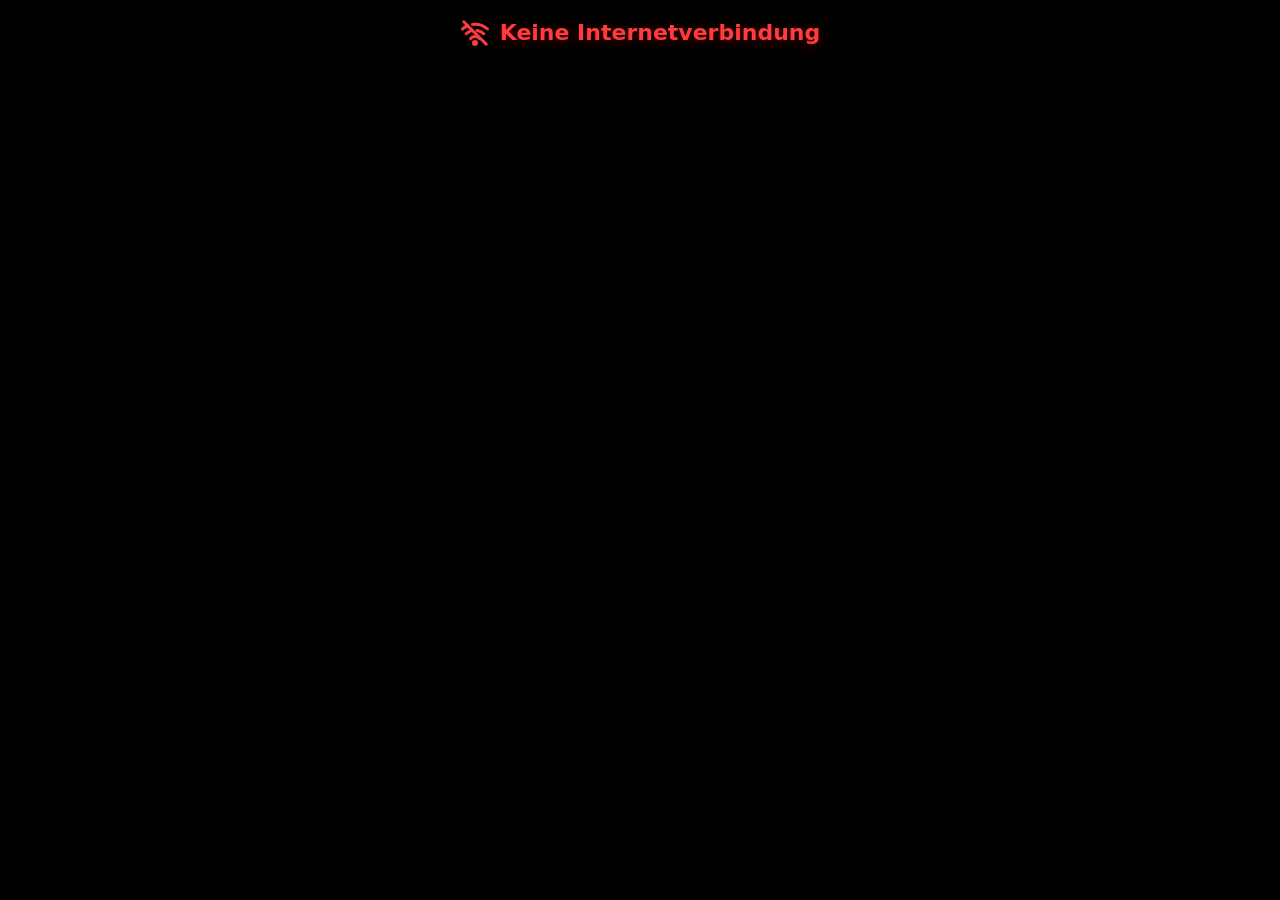
<file: offline.html>
<!doctype html>
<html lang="de">
<head>
<meta charset="utf-8">
<meta name="viewport" content="width=device-width, initial-scale=1, viewport-fit=cover">
<meta name="theme-color" content="#000000">
<title>Keine Internetverbindung – GIG</title>
<style>
html,body{margin:0;height:100%;background:#000;overflow:hidden}
video{position:fixed;inset:0;width:100%;height:100%;object-fit:contain;pointer-events:none}
video::-webkit-media-controls,video::-webkit-media-controls-start-playback-button{display:none!important;-webkit-appearance:none}
.top{position:fixed;left:0;right:0;top:0;z-index:1;display:flex;align-items:center;justify-content:center;gap:10px;padding:calc(env(safe-area-inset-top) + 18px) 16px 34px;
  background:linear-gradient(180deg,rgba(0,0,0,.88),rgba(0,0,0,.55) 60%,transparent);color:#ff3b3b;font:900 22px/1.2 -apple-system,system-ui,sans-serif;text-align:center;text-shadow:0 2px 12px rgba(255,0,0,.35)}
svg{flex:none;width:30px;height:30px;animation:b 1.6s ease-in-out infinite}
@keyframes b{50%{opacity:.35}}
</style>
</head>
<body>
<!-- Wird vom Service Worker gezeigt, wenn die App ohne Internet geöffnet wird -->
<video id="v" muted loop playsinline autoplay></video>
<div class="top"><svg viewBox="0 0 24 24" fill="none" stroke="currentColor" stroke-width="2.4" stroke-linecap="round" stroke-linejoin="round" aria-hidden="true"><path d="M2 8.8a15 15 0 0 1 4.2-2.6M9.9 5.1A15 15 0 0 1 22 8.8"/><path d="M5 12.6a10 10 0 0 1 3.4-2.1M13.6 10a10 10 0 0 1 5.4 2.6"/><path d="M8.5 16.3a5 5 0 0 1 7 0"/><circle cx="12" cy="20" r="1.2" fill="currentColor"/><path d="M3 3l18 18"/></svg><b>Keine Internetverbindung</b></div>
<script>
const v = document.getElementById('v');
// Video aus dem Offline-Speicher als Blob abspielen (funktioniert ohne Netz, auch auf dem iPhone)
(async () => {
  try { const r = await caches.match('assets/offline-spot.mp4'); if (r) v.src = URL.createObjectURL(await r.blob()); } catch {}
  v.muted = true; v.play().catch(() => {});
})();
addEventListener('pointerdown', () => v.play().catch(() => {}));
// Sobald das Netz zurück ist: richtige Seite laden
const back = () => location.replace('./' + location.search + location.hash);
addEventListener('online', back);
setInterval(() => { if (navigator.onLine) fetch('./?ping=' + Date.now(), { cache: 'no-store' }).then(r => r.ok && back()).catch(() => {}); }, 5000);
</script>
</body>
</html>
</file>
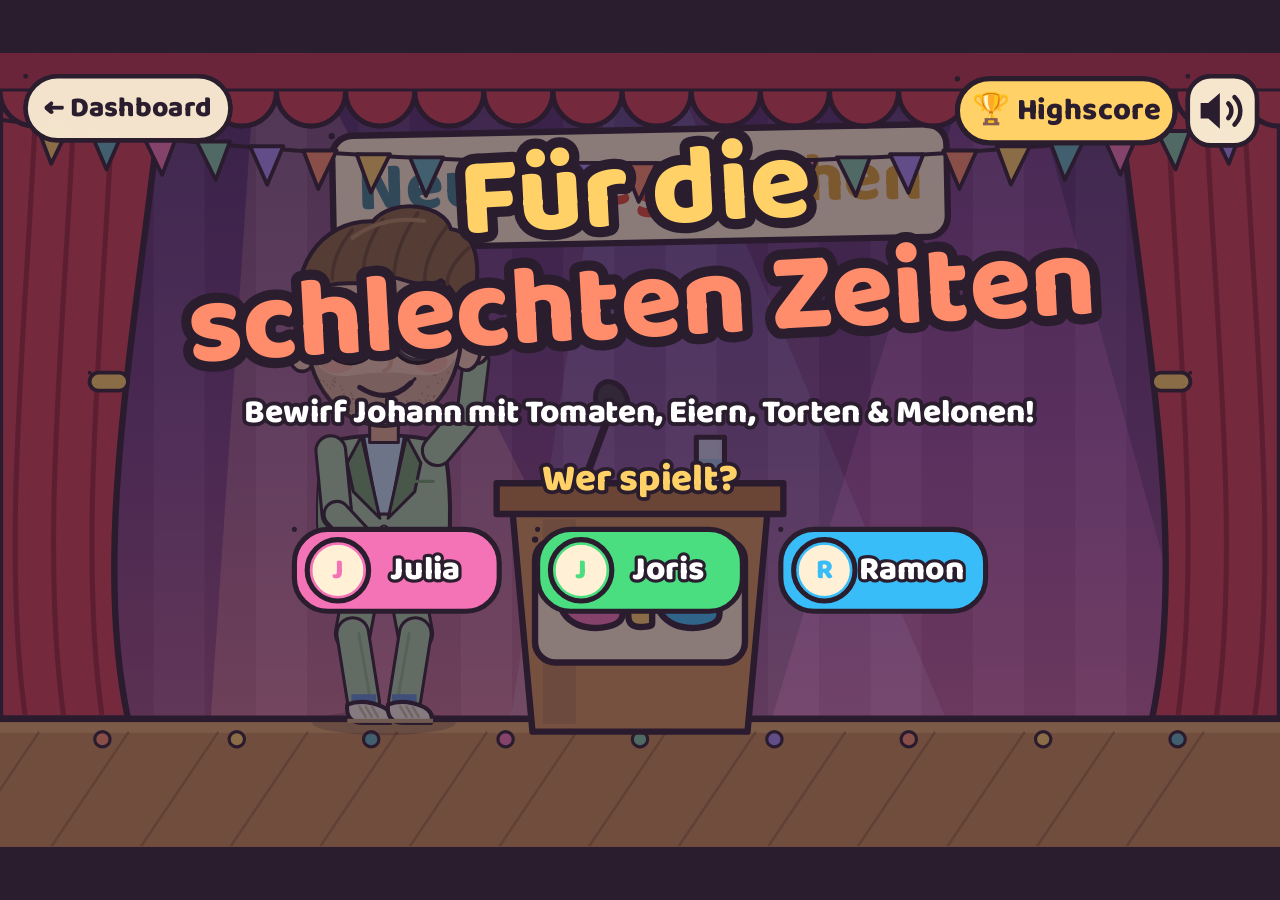
<file: schlechte-zeiten.html>
<!doctype html>
<html lang="de">
<head>
<meta charset="utf-8">
<meta name="viewport" content="width=device-width,initial-scale=1,viewport-fit=cover,user-scalable=no">
<meta name="theme-color" content="#2a1d2e">
<title>Für die schlechten Zeiten</title>
<link rel="preconnect" href="https://fonts.googleapis.com">
<link href="https://fonts.googleapis.com/css2?family=Baloo+2:wght@600;800&display=swap" rel="stylesheet">
<style>
html,body{margin:0;height:100%;background:#2a1d2e;overflow:hidden;touch-action:none;-webkit-user-select:none;user-select:none;-webkit-tap-highlight-color:transparent}
canvas{display:block;width:100vw;height:100vh}
</style>
</head>
<body>
<canvas id="c"></canvas>
<script>
/* =====================================================================
   FÜR DIE SCHLECHTEN ZEITEN
   Johann hält eine Rede am Pult – und du bewirfst ihn mit Tomaten,
   Eiern, Torten und Wassermelonen. Tippen = werfen. 60 Sekunden.
   Alles ist Vektorgrafik → scharf auf jedem Bildschirm.
   ===================================================================== */
const cv = document.getElementById('c'); let g = cv.getContext('2d');
// Logische Spielfläche – im Hochformat schmal und hoch (füllt das Handy ganz aus), sonst breit.
let VW = 1000, VH = 620, PORTRAIT = false, STAGE_Y = 520, PULT_X = 500, SCALE = .9, BANNER_Y = 104, TY = 0;
let TRAY = [], BTN_HOME, BTN_BACK, BTN_SCORE, BTN_MUTE, PICK, BTN_SWITCH, JO = null;
const CROUCH = 78;
let S = 1, OX = 0, OY = 0, DPR = 1;
function fit() {
  DPR = Math.min(devicePixelRatio || 1, 2);
  cv.width = innerWidth * DPR; cv.height = innerHeight * DPR;
  PORTRAIT = false;   // immer das klassische Querformat-Layout – im Hochformat wird es einfach kleiner angezeigt (ohne Dreh-Aufforderung)
  VW = PORTRAIT ? 620 : 1000;
  VH = PORTRAIT ? Math.round(Math.min(1400, Math.max(900, 620 * innerHeight / innerWidth))) : 620;
  STAGE_Y = VH - (PORTRAIT ? 170 : 100); PULT_X = VW / 2; SCALE = PORTRAIT ? 1.18 : .8;
  BANNER_Y = PORTRAIT ? 190 : 104; TY = PORTRAIT ? Math.round((VH - 620) / 2) : 0;
  S = Math.min(innerWidth / VW, innerHeight / VH);
  OX = (innerWidth - VW * S) / 2; OY = (innerHeight - VH * S) / 2;
  const tw = Math.min(VW - 32, PORTRAIT ? 588 : 520), th = PORTRAIT ? 120 : 96, tx0 = (VW - tw) / 2, ty0 = VH - th - (PORTRAIT ? 24 : 10);
  TRAY = [0, 1, 2, 3].map(i => ({ x: tx0 + tw / 4 * (i + .5), y: ty0 + th / 2, w: tw / 4, h: th, x0: tx0 + tw / 4 * i, y0: ty0 }));
  TRAY.box = { x: tx0, y: ty0, w: tw, h: th };
  BTN_BACK = { x: 20, y: 18, w: 160, h: 50 }; BTN_HOME = { x: 18, y: 18, w: 54, h: 54 }; BTN_SCORE = { x: VW - 252, y: 20, w: 170, h: 50 }; BTN_MUTE = { x: VW - 72, y: 18, w: 54, h: 54 };
  PICK = ['Julia', 'Joris', 'Ramon'].map((n, i) => ({ n, x: VW / 2 - 270 + i * 190, y: 372, w: 160, h: 64 }));   // y relativ zum Menü (+TY)
  BTN_SWITCH = { x: VW / 2 - 90, y: 560, w: 180, h: 36 };
  if (JO) { JO.y = STAGE_Y; JO.x = clamp(JO.x, VW * .15, VW * .85); JO.tx = clamp(JO.tx, VW * .15, VW * .85); }
}
addEventListener('resize', fit);

const OUT = '#2a1d2e';
const COL = { coral: '#ff8c6b', gold: '#ffd166', cream: '#fff0d6', teal: '#3a7f8f', tealDk: '#285c69', pink: '#f472b6' };
const FONT = (w, s) => `${w} ${s}px 'Baloo 2', system-ui, sans-serif`;
const rand = (a, b) => a + Math.random() * (b - a);
const clamp = (v, a, b) => Math.max(a, Math.min(b, v));
const store = { get(k, d) { try { const v = localStorage.getItem('fdsz.' + k); return v ? JSON.parse(v) : d; } catch { return d; } }, set(k, v) { try { localStorage.setItem('fdsz.' + k, JSON.stringify(v)); } catch {} } };

/* ---------------- Wurfgeschosse ---------------- */
const ITEMS = [
  { key: 'tomato', name: 'Tomate', pts: 10, speed: .55, r: 16, cool: .22 },
  { key: 'egg', name: 'Ei', pts: 15, speed: .5, r: 13, cool: .3 },
  { key: 'pie', name: 'Torte', pts: 25, speed: .7, r: 22, cool: .55 },
  { key: 'melon', name: 'Melone', pts: 40, speed: .9, r: 28, cool: 1.0 },
];
function drawItem(key, x, y, r, rot = 0) {
  g.save(); g.translate(x, y); g.rotate(rot); g.lineWidth = Math.max(2, r * .14); g.strokeStyle = OUT; g.lineJoin = 'round';
  if (key === 'tomato') {
    g.fillStyle = '#e8402e'; g.beginPath(); g.ellipse(0, 0, r, r * .9, 0, 0, 7); g.fill(); g.stroke();
    g.fillStyle = 'rgba(255,255,255,.45)'; g.beginPath(); g.ellipse(-r * .35, -r * .35, r * .25, r * .15, -.6, 0, 7); g.fill();
    g.fillStyle = '#3fa34d'; g.beginPath(); for (let i = 0; i < 5; i++) { const a = i / 5 * 6.28; g.moveTo(0, -r * .8); g.lineTo(Math.cos(a) * r * .45, -r * .8 + Math.sin(a) * r * .3); } g.lineWidth = r * .12; g.strokeStyle = '#3fa34d'; g.stroke();
  } else if (key === 'egg') {
    g.fillStyle = '#fff8ee'; g.beginPath(); g.ellipse(0, 0, r * .8, r, 0, 0, 7); g.fill(); g.stroke();
    g.fillStyle = 'rgba(42,29,46,.08)'; g.beginPath(); g.ellipse(r * .2, r * .2, r * .45, r * .6, 0, 0, 7); g.fill();
  } else if (key === 'pie') {
    g.fillStyle = '#d9a35b'; g.beginPath(); g.ellipse(0, r * .25, r, r * .55, 0, 0, 7); g.fill(); g.stroke();
    g.fillStyle = '#fff8ee'; g.beginPath(); g.ellipse(0, -r * .05, r * .92, r * .5, 0, 0, 7); g.fill(); g.stroke();
    for (const dx of [-.45, 0, .45]) { g.fillStyle = '#fff8ee'; g.beginPath(); g.arc(dx * r, -r * .35, r * .22, 0, 7); g.fill(); g.stroke(); }
    g.fillStyle = '#e8402e'; g.beginPath(); g.arc(0, -r * .55, r * .16, 0, 7); g.fill(); g.stroke();
  } else {
    // Wassermelone: hellgrün mit dunklen, gezackten Streifen, Glanzlicht und Stielansatz
    const rx = r * 1.08, ry = r * .82;
    g.save(); g.beginPath(); g.ellipse(0, 0, rx, ry, 0, 0, 7); g.closePath();
    const grd = g.createRadialGradient(-rx * .35, -ry * .4, r * .1, 0, 0, rx); grd.addColorStop(0, '#9be07a'); grd.addColorStop(1, '#4fa83c');
    g.fillStyle = grd; g.fill(); g.clip();
    g.fillStyle = '#23662c';
    for (let k = -3; k <= 3; k++) {
      const cx = k * rx * .3; g.beginPath(); g.moveTo(cx, -ry * 1.1);
      for (let yy = -ry; yy <= ry; yy += ry / 5) g.lineTo(cx + (Math.round(yy / (ry / 5)) % 2 ? r * .1 : -r * .1) * (1 - Math.abs(k) * .12), yy);
      g.lineTo(cx + r * .02, ry * 1.1); for (let yy = ry; yy >= -ry; yy -= ry / 5) g.lineTo(cx + r * .14 + (Math.round(yy / (ry / 5)) % 2 ? r * .1 : -r * .1) * (1 - Math.abs(k) * .12), yy);
      g.closePath(); g.fill();
    }
    g.fillStyle = 'rgba(255,255,255,.32)'; g.beginPath(); g.ellipse(-rx * .42, -ry * .45, rx * .32, ry * .16, -.4, 0, 7); g.fill();
    g.restore();
    g.beginPath(); g.ellipse(0, 0, rx, ry, 0, 0, 7); g.lineWidth = Math.max(2, r * .12); g.strokeStyle = OUT; g.stroke();
    g.fillStyle = '#7a5a2e'; g.beginPath(); g.ellipse(-rx * .96, 0, r * .1, r * .16, 0, 0, 7); g.fill(); g.lineWidth = 2; g.stroke();
  }
  g.restore();
}
// Spritzer (bleiben an Johann oder an der Wand kleben)
function drawSplat(sp) {
  g.save(); g.translate(sp.x, sp.y); g.rotate(sp.rot); g.scale(sp.s, sp.s); g.globalAlpha = sp.a ?? 1;
  const blobs = sp.blobs;
  if (sp.key === 'tomato') { g.fillStyle = '#d93a2b'; blobs.forEach(b => { g.beginPath(); g.ellipse(b[0], b[1], b[2], b[2] * .8, 0, 0, 7); g.fill(); }); g.fillStyle = '#ffd38a'; blobs.slice(0, 4).forEach(b => { g.beginPath(); g.ellipse(b[0] * .5, b[1] * .5, 2, 1.4, 0, 0, 7); g.fill(); }); }
  else if (sp.key === 'egg') { g.fillStyle = '#fff8ee'; blobs.forEach(b => { g.beginPath(); g.arc(b[0], b[1], b[2], 0, 7); g.fill(); }); g.fillStyle = '#ffc533'; g.beginPath(); g.arc(0, 0, 8, 0, 7); g.fill(); g.fillStyle = 'rgba(255,255,255,.5)'; g.beginPath(); g.arc(-2, -2, 2.5, 0, 7); g.fill(); }
  else if (sp.key === 'pie') { g.fillStyle = '#fffaf2'; blobs.forEach(b => { g.beginPath(); g.arc(b[0], b[1], b[2] * 1.2, 0, 7); g.fill(); }); g.fillStyle = '#e8402e'; g.beginPath(); g.arc(3, -4, 4, 0, 7); g.fill(); g.fillStyle = '#d9a35b'; g.fillRect(-10, 6, 8, 4); }
  else { g.fillStyle = '#ff5a6b'; blobs.forEach(b => { g.beginPath(); g.arc(b[0], b[1], b[2], 0, 7); g.fill(); }); g.fillStyle = '#2a1d2e'; blobs.slice(0, 7).forEach(b => { g.beginPath(); g.ellipse(b[0] * .6, b[1] * .6, 1.6, 2.6, .5, 0, 7); g.fill(); }); g.fillStyle = '#3f9d4a'; g.fillRect(-14, 10, 12, 4); g.fillRect(6, -14, 10, 4); }
  g.restore();
}
function makeSplat(key, x, y, size) {
  const n = key === 'melon' ? 12 : key === 'pie' ? 9 : 7, blobs = [];
  for (let i = 0; i < n; i++) { const a = rand(0, 6.28), d = i === 0 ? 0 : rand(4, 16); blobs.push([Math.cos(a) * d, Math.sin(a) * d, i === 0 ? 11 : rand(3, 7)]); }
  return { key, x, y, s: size, rot: rand(0, 6.28), blobs, life: 1 };
}

/* =====================================================================
   JOHANN – Karikatur (großer Kopf, Haartolle, runde Brille, Dreitagebart,
   mintgrüner Anzug, hellblaues Hemd, weiße Sneaker, „Raute"-Hände)
   Ursprung = zwischen den Füßen. Höhe ≈ 330.
   ===================================================================== */
const J = { skin: '#f3cdb2', skinSh: '#e2ad90', stubble: 'rgba(120,80,55,.22)', hair: '#8b6640', hairDk: '#664a2c', hairHi: '#b38b5c',
  suit: '#a9cfa8', suitSh: '#8ab889', suitDk: '#6f9d6e', shirt: '#bfe0f5', shoe: '#f3eee4', sock: '#5b8fd6' };
function limb(x1, y1, x2, y2, w, col) {
  g.lineCap = 'round'; g.strokeStyle = OUT; g.lineWidth = w + 6; g.beginPath(); g.moveTo(x1, y1); g.lineTo(x2, y2); g.stroke();
  g.strokeStyle = col; g.lineWidth = w; g.beginPath(); g.moveTo(x1, y1); g.lineTo(x2, y2); g.stroke();
}
function shape(fill, path, lw = 4) { g.beginPath(); path(); g.closePath(); g.fillStyle = fill; g.fill(); g.lineWidth = lw; g.strokeStyle = OUT; g.lineJoin = 'round'; g.stroke(); }
function drawJohann(jx, jy, sc, st) {
  // st: { t, mood: 'smug'|'hit'|'angry'|'duck', hands: 'raute'|'up'|'point', duck: 0..1, walk }
  g.save(); g.translate(jx, jy); g.scale(sc, sc);
  const D = st.duck * CROUCH, bob = Math.sin(st.t * 3) * 2 * (1 - st.duck), step = Math.sin(st.walk) * 10 * (1 - st.duck);
  // Schatten
  g.fillStyle = 'rgba(42,29,46,.22)'; g.beginPath(); g.ellipse(0, 4, 70, 12, 0, 0, 7); g.fill();
  // Beine (mintgrüne Hose): Hüfte sinkt beim Ducken, Knie knicken nach außen → echtes In-die-Hocke-Gehen
  for (const s of [-1, 1]) {
    const fx = s * (22 + st.duck * 18) + (s > 0 ? step : -step) * .6, fy = -16, hx = s * 18, hy = -150 + D;
    const dx = fx - hx, dy = fy - hy, d = Math.hypot(dx, dy), seg = 68, k = Math.sqrt(Math.max(0, seg * seg - (d / 2) ** 2));
    const kx = (hx + fx) / 2 + s * k * dy / d, ky = (hy + fy) / 2 - s * k * dx / d;
    limb(hx, hy, kx, ky, 31, J.suit); limb(kx, ky, fx, fy, 28, J.suit);
    g.strokeStyle = J.suitSh; g.lineWidth = 3; g.beginPath(); g.moveTo(kx - s * 6, ky); g.lineTo(fx - s * 6, fy - 6); g.stroke();
    g.fillStyle = J.sock; g.fillRect(fx - 12, -24, 24, 10);
    shape(J.shoe, () => { g.moveTo(fx - 16, -14); g.quadraticCurveTo(fx - 18, 4, fx, 4); g.lineTo(fx + 26, 4); g.quadraticCurveTo(fx + 30, -6, fx + 18, -12); g.quadraticCurveTo(fx, -20, fx - 16, -14); });
    g.strokeStyle = '#c9bfa8'; g.lineWidth = 2.4; for (const q of [0, 6, 12]) { g.beginPath(); g.moveTo(fx - 4 + q, -12); g.lineTo(fx + 2 + q, -2); g.stroke(); }
    g.fillStyle = '#c9a77a'; g.fillRect(fx - 16, 0, 44, 4);
  }
  g.translate(0, D + bob);
  // Oberkörper: Sakko
  shape(J.suit, () => { g.moveTo(-58, -270); g.quadraticCurveTo(0, -284, 58, -270); g.quadraticCurveTo(70, -210, 60, -140); g.lineTo(-60, -140); g.quadraticCurveTo(-70, -210, -58, -270); });
  g.fillStyle = J.suitSh; g.beginPath(); g.moveTo(-58, -270); g.quadraticCurveTo(-70, -210, -60, -140); g.lineTo(-40, -140); g.quadraticCurveTo(-50, -210, -40, -268); g.fill();
  // Hemd + Revers
  shape(J.shirt, () => { g.moveTo(-20, -276); g.lineTo(20, -276); g.lineTo(6, -200); g.lineTo(-6, -200); }, 3);
  shape(J.suitDk, () => { g.moveTo(-22, -276); g.lineTo(-4, -196); g.lineTo(-30, -222); g.lineTo(-36, -250); }, 3);
  shape(J.suitDk, () => { g.moveTo(22, -276); g.lineTo(4, -196); g.lineTo(30, -222); g.lineTo(36, -250); }, 3);
  g.fillStyle = '#e8f3f2'; for (const y of [-185, -160]) { g.beginPath(); g.arc(0, y, 4, 0, 7); g.fill(); g.lineWidth = 2; g.strokeStyle = OUT; g.stroke(); }
  g.strokeStyle = J.suitDk; g.lineWidth = 3; g.beginPath(); g.moveTo(26, -232); g.lineTo(48, -232); g.stroke();
  // Arme + Hände
  if (st.hands === 'up') {                                 // Hände schützend hoch
    limb(-52, -262, -70, -300, 26, J.suit); limb(-70, -300, -40, -330, 22, J.suit);
    limb(52, -262, 70, -300, 26, J.suit); limb(70, -300, 40, -330, 22, J.suit);
    for (const s of [-1, 1]) { shape(J.skin, () => g.ellipse(s * 36, -338, 14, 16, 0, 0, 7), 3.5); }
  } else if (st.hands === 'point') {                       // erhobener Zeigefinger (Rede!)
    limb(-52, -262, -46, -200, 26, J.suit); limb(-46, -200, -20, -172, 22, J.suit); shape(J.skin, () => g.ellipse(-14, -168, 13, 12, 0, 0, 7), 3.5);
    limb(52, -262, 84, -300, 26, J.suit); limb(84, -300, 90, -350, 22, J.suit);
    shape(J.skin, () => g.ellipse(90, -360, 12, 13, 0, 0, 7), 3.5); limb(92, -370, 94, -392, 6, J.skin);
  } else {                                                 // die berühmte „Raute"
    limb(-52, -262, -50, -196, 26, J.suit); limb(-50, -196, -16, -176, 22, J.suit);
    limb(52, -262, 50, -196, 26, J.suit); limb(50, -196, 16, -176, 22, J.suit);
    shape(J.skin, () => { g.moveTo(-16, -186); g.lineTo(0, -200); g.lineTo(16, -186); g.lineTo(0, -160); }, 3.5);
    g.fillStyle = J.suit; g.beginPath(); g.moveTo(-6, -184); g.lineTo(0, -190); g.lineTo(6, -184); g.lineTo(0, -174); g.fill();
  }
  // Hals
  shape(J.skinSh, () => g.rect(-14, -296, 28, 26), 3);
  drawHead(st);
  // Spritzer, die an Johann kleben (lokale Koordinaten)
  for (const sp of st.stains) drawSplat(sp);
  g.restore();
}
function drawHead(st) {
  g.save(); g.translate(0, -370);
  const tilt = st.mood === 'hit' ? Math.sin(st.t * 40) * .06 : Math.sin(st.t * 1.6) * .03; g.rotate(tilt);
  // Haare hinten
  shape(J.hairDk, () => g.ellipse(0, -30, 86, 74, 0, 0, 7), 4);
  // Ohren
  for (const s of [-1, 1]) shape(J.skin, () => g.ellipse(s * 80, 10, 14, 20, 0, 0, 7), 3.5);
  // Gesicht (großer, runder Karikatur-Kopf)
  shape(J.skin, () => { g.moveTo(-76, -20); g.bezierCurveTo(-80, -90, 80, -90, 76, -20); g.bezierCurveTo(78, 50, 40, 82, 0, 84); g.bezierCurveTo(-40, 82, -78, 50, -76, -20); });
  // Dreitagebart
  g.save(); g.beginPath(); g.moveTo(-70, 18); g.bezierCurveTo(-60, 70, -30, 84, 0, 84); g.bezierCurveTo(30, 84, 60, 70, 70, 18); g.bezierCurveTo(50, 46, 30, 30, 0, 32); g.bezierCurveTo(-30, 30, -50, 46, -70, 18); g.fillStyle = J.stubble; g.fill();
  g.fillStyle = 'rgba(100,65,45,.35)'; for (let i = 0; i < 70; i++) { const a = rand(.2, 2.9), r = rand(55, 78); g.fillRect(Math.cos(a) * r * .9, 20 + Math.sin(a) * r * .75, 1.6, 1.6); }
  g.restore();
  // Wangen
  g.fillStyle = 'rgba(235,120,110,.28)'; g.beginPath(); g.ellipse(-46, 22, 16, 10, 0, 0, 7); g.ellipse(46, 22, 16, 10, 0, 0, 7); g.fill();
  // Augen hinter der Brille
  const angry = st.mood === 'angry', hitM = st.mood === 'hit', cry = st.mood === 'cry';
  for (const s of [-1, 1]) {
    const ex = s * 33, ey = -6;
    if (cry) { g.strokeStyle = OUT; g.lineWidth = 5; g.lineCap = 'round'; g.beginPath(); g.arc(ex, ey + 6, 10, 3.6, 5.8); g.stroke(); }
    else if (hitM) { g.strokeStyle = OUT; g.lineWidth = 4; g.beginPath(); g.moveTo(ex - 9, ey - 6); g.lineTo(ex + 9, ey + 6); g.moveTo(ex + 9, ey - 6); g.lineTo(ex - 9, ey + 6); g.stroke(); }
    else { shape('#fff', () => g.ellipse(ex, ey, 11, angry ? 7 : 12, 0, 0, 7), 2.5); g.fillStyle = '#5a4632'; g.beginPath(); g.arc(ex + 2, ey + 1, 6, 0, 7); g.fill(); g.fillStyle = OUT; g.beginPath(); g.arc(ex + 2, ey + 1, 3, 0, 7); g.fill(); g.fillStyle = '#fff'; g.beginPath(); g.arc(ex + 4, ey - 2, 1.8, 0, 7); g.fill(); }
  }
  // runde schwarze Brille
  g.lineWidth = 7; g.strokeStyle = '#1a1418';
  for (const s of [-1, 1]) { g.beginPath(); g.arc(s * 33, -4, 25, 0, 7); g.stroke(); g.fillStyle = 'rgba(200,230,255,.18)'; g.fill(); }
  g.beginPath(); g.moveTo(-9, -8); g.quadraticCurveTo(0, -14, 9, -8); g.stroke();
  g.beginPath(); g.moveTo(-58, -8); g.lineTo(-78, -4); g.moveTo(58, -8); g.lineTo(78, -4); g.stroke();
  g.strokeStyle = 'rgba(255,255,255,.6)'; g.lineWidth = 3; for (const s of [-1, 1]) { g.beginPath(); g.arc(s * 33, -4, 17, 3.6, 4.4); g.stroke(); }
  // Tränenbäche (laufen unter der Brille hervor)
  if (cry) for (const s of [-1, 1]) {
    const k = (st.t * 2) % 1;
    shape('#7cc8f2', () => { g.moveTo(s * 30, 14); g.quadraticCurveTo(s * 40, 40, s * 34, 72); g.lineTo(s * 26, 72); g.quadraticCurveTo(s * 30, 40, s * 22, 14); }, 3);
    shape('#a8dcf7', () => g.ellipse(s * 34 + s * k * 18, 74 + k * 60, 7, 9, 0, 0, 7), 3);
  }
  // Augenbrauen
  g.strokeStyle = J.hairDk; g.lineWidth = 7; g.lineCap = 'round';
  for (const s of [-1, 1]) { g.beginPath(); if (cry) { g.moveTo(s * 52, -34); g.quadraticCurveTo(s * 34, -38, s * 16, -50); } else if (angry) { g.moveTo(s * 50, -40); g.lineTo(s * 16, -30); } else if (hitM) { g.moveTo(s * 50, -42); g.quadraticCurveTo(s * 33, -54, s * 16, -44); } else { g.moveTo(s * 50, -38); g.quadraticCurveTo(s * 33, -46, s * 16, -40); } g.stroke(); }
  // Nase
  g.strokeStyle = J.skinSh; g.lineWidth = 4; g.beginPath(); g.moveTo(2, 4); g.quadraticCurveTo(12, 26, 0, 30); g.stroke();
  // Mund
  g.strokeStyle = OUT; g.lineWidth = 5;
  if (cry) { shape('#7a2a35', () => { g.moveTo(-26, 60); g.quadraticCurveTo(0, 30, 26, 60); g.quadraticCurveTo(0, 74, -26, 60); }, 4); shape('#e86a7a', () => g.ellipse(0, 62, 12, 5, 0, 0, 7), 0); }
  else if (hitM) { shape('#7a2a35', () => g.ellipse(0, 52, 14, 18, 0, 0, 7), 4); }
  else if (angry) { g.beginPath(); g.moveTo(-20, 56); g.quadraticCurveTo(0, 46, 20, 56); g.stroke(); }
  else { g.beginPath(); g.moveTo(-24, 46); g.quadraticCurveTo(4, 64, 26, 42); g.stroke(); g.lineWidth = 3; g.beginPath(); g.moveTo(26, 42); g.lineTo(30, 38); g.stroke(); }  // verschmitztes Grinsen
  // Haartolle: zerzaust nach oben/hinten
  shape(J.hair, () => {
    g.moveTo(-80, -10); g.bezierCurveTo(-96, -70, -60, -118, -10, -116);
    g.bezierCurveTo(10, -140, 60, -132, 66, -108); g.bezierCurveTo(96, -104, 98, -60, 80, -12);
    g.bezierCurveTo(74, -40, 66, -52, 56, -58); g.bezierCurveTo(40, -48, 20, -60, 6, -62);
    g.bezierCurveTo(-14, -52, -40, -58, -52, -54); g.bezierCurveTo(-64, -44, -72, -30, -80, -10);
  });
  g.strokeStyle = J.hairDk; g.lineWidth = 3.5;
  for (const [a, b, c, d] of [[-50, -60, -30, -108], [-20, -62, 0, -118], [10, -62, 34, -124], [40, -58, 62, -110], [62, -54, 84, -90]]) { g.beginPath(); g.moveTo(a, b); g.quadraticCurveTo((a + c) / 2 - 10, (b + d) / 2, c, d); g.stroke(); }
  g.strokeStyle = J.hairHi; g.lineWidth = 4; g.beginPath(); g.moveTo(-30, -100); g.quadraticCurveTo(0, -122, 40, -116); g.stroke();
  g.restore();
}

/* ---------------- Bühne ---------------- */
function drawStage(t, noBanner = false) {
  // Wand: warmer Farbverlauf mit Streifen
  const wall = g.createLinearGradient(0, 0, 0, STAGE_Y); wall.addColorStop(0, '#4a2a6e'); wall.addColorStop(.6, '#7a3d86'); wall.addColorStop(1, '#a14f86');
  g.fillStyle = wall; g.fillRect(0, 0, VW, STAGE_Y);
  for (let i = 0; i < VW / 40 + 1; i++) { g.fillStyle = i % 2 ? 'rgba(255,255,255,.05)' : 'rgba(0,0,0,.05)'; g.fillRect(i * 40, 0, 40, STAGE_Y); }
  // Scheinwerferkegel (bewegen sich langsam)
  g.save(); g.globalCompositeOperation = 'lighter';
  [['rgba(255,209,102,.16)', VW * .22, .6], ['rgba(244,114,182,.14)', VW * .78, -.5], ['rgba(95,179,191,.13)', VW * .5, .25]].forEach(([c, x, sp], i) => {
    const sw = Math.sin(t * sp + i) * 120; g.fillStyle = c; g.beginPath(); g.moveTo(x - 20, 0); g.lineTo(x + 20, 0); g.lineTo(x + sw + 170, STAGE_Y); g.lineTo(x + sw - 170, STAGE_Y); g.fill();
  });
  g.restore();
  // Banner „Neue Wege gehen" (bunt)
  if (!noBanner) {
  g.save(); g.translate(VW / 2, BANNER_Y); g.rotate(-.02); if (PORTRAIT) g.scale(.92, .92);
  shape(COL.cream, () => g.roundRect(-240, -44, 480, 88, 16), 5);
  g.font = FONT(800, 54); g.textAlign = 'left'; g.textBaseline = 'middle';
  const words = [['Neue ', COL.teal], ['Wege ', '#e0472f'], ['gehen', '#e0a32e']];
  let wx = -g.measureText('Neue Wege gehen').width / 2; for (const [w, c] of words) { g.fillStyle = c; g.fillText(w, wx, 4); wx += g.measureText(w).width; }
  g.restore();
  }
  // Vorhänge
  for (const s of [0, 1]) {
    g.save(); if (s) { g.translate(VW, 0); g.scale(-1, 1); } if (PORTRAIT) g.scale(.55, 1);
    shape('#d23a4e', () => { g.moveTo(0, 0); g.lineTo(130, 0); g.bezierCurveTo(110, STAGE_Y * .38, 70, STAGE_Y * .73, 100, STAGE_Y); g.lineTo(0, STAGE_Y); }, 5);
    g.strokeStyle = '#9a2438'; g.lineWidth = 4; for (const x of [30, 60, 90]) { g.beginPath(); g.moveTo(x, 0); g.bezierCurveTo(x - 8, 200, x - 30, 380, x - 10, STAGE_Y); g.stroke(); }
    shape(COL.gold, () => g.roundRect(70, STAGE_Y * .48, 30, 14, 7), 3);                    // goldene Raffung
    g.restore();
  }
  // Wimpelkette
  const fl = ['#ff8c6b', '#ffd166', '#5fb3bf', '#f472b6', '#7fc8a9', '#a78bfa'];
  g.strokeStyle = OUT; g.lineWidth = 3; g.beginPath(); g.moveTo(0, 52); g.quadraticCurveTo(VW / 2, 120, VW, 52); g.stroke();
  for (let i = 1; i < 24; i++) { const x = i * VW / 24, y = 52 + Math.sin(i / 24 * Math.PI) * 34, sw = Math.sin(t * 2 + i) * 2;
    shape(fl[i % fl.length], () => { g.moveTo(x - 13, y); g.lineTo(x + 13, y); g.lineTo(x + sw, y + 30); }, 3); }
  shape('#b8304a', () => g.rect(-10, -10, VW + 20, 40), 5);
  for (let i = 0; i < VW / 54 + 1; i++) { g.fillStyle = '#d23a4e'; g.beginPath(); g.arc(i * 54 + 27, 30, 27, 0, Math.PI); g.fill(); g.lineWidth = 4; g.strokeStyle = OUT; g.stroke(); }
  // Bühnenboden mit Lichtkante
  shape('#c88a52', () => g.rect(-10, STAGE_Y, VW + 20, VH), 5);
  g.fillStyle = '#e0a868'; g.fillRect(0, STAGE_Y + 3, VW, 8);
  g.strokeStyle = '#a56d3e'; g.lineWidth = 2; for (let x = -40; x < VW; x += 70) { g.beginPath(); g.moveTo(x, STAGE_Y + 11); g.lineTo(x - 60, VH); g.stroke(); }
  for (let i = 0; i < Math.floor(VW / 105); i++) { g.fillStyle = fl[i % fl.length]; g.beginPath(); g.arc(80 + i * 105, STAGE_Y + 16, 6, 0, 7); g.fill(); g.lineWidth = 2.5; g.strokeStyle = OUT; g.stroke(); }  // Bühnenlichter
}
function drawPult() {
  const x = PULT_X, y = STAGE_Y + 10;
  shape('#d39457', () => { g.moveTo(x - 100, y - 176); g.lineTo(x + 100, y - 176); g.lineTo(x + 84, y); g.lineTo(x - 84, y); }, 5);
  shape('#b8783f', () => g.rect(x - 112, y - 194, 224, 24), 5);
  g.fillStyle = 'rgba(42,29,46,.13)'; g.fillRect(x - 76, y - 166, 26, 160);
  // großes „GIG"-Schild in den Personenfarben
  shape(COL.cream, () => g.roundRect(x - 82, y - 150, 164, 96, 16), 5);
  g.font = FONT(800, 78); g.textBaseline = 'middle'; g.textAlign = 'left'; g.lineJoin = 'round';
  const letters = [['G', '#f472b6'], ['I', '#ffd166'], ['G', '#38bdf8']], tw = g.measureText('GIG').width;
  let lx = x - tw / 2;
  for (const [l, c] of letters) { g.lineWidth = 10; g.strokeStyle = OUT; g.strokeText(l, lx, y - 98); g.fillStyle = c; g.fillText(l, lx, y - 98); lx += g.measureText(l).width; }
  // Mikrofon + Wasserglas
  g.lineWidth = 6; g.strokeStyle = OUT; g.beginPath(); g.moveTo(x - 44, y - 194); g.lineTo(x - 24, y - 248); g.stroke();
  shape('#3a3542', () => g.ellipse(x - 22, y - 258, 12, 16, -.4, 0, 7), 4);
  shape('rgba(220,240,255,.75)', () => g.rect(x + 44, y - 230, 22, 36), 4); g.fillStyle = 'rgba(120,180,230,.55)'; g.fillRect(x + 46, y - 213, 18, 17);
}

/* ---------------- Spielzustand ---------------- */
/* Spieler + Highscore: Name kommt aus dem Account der Aufgaben-Website (gleicher Speicher).
   Gemeinsame Bestenliste liegt hinter dem geheimen Einladungs-Schlüssel – ohne Schlüssel nur auf diesem Gerät. */
const PLAYERS = { Julia: '#f472b6', Joris: '#4ade80', Ramon: '#38bdf8' };
const siteGet = k => { try { const v = localStorage.getItem(k); return v ? JSON.parse(v) : null; } catch { return null; } };
const hashKey = new URLSearchParams(location.hash.slice(1)).get('k');
const SCORE_KEY = hashKey || siteGet('todo.key');
const SCORE_URL = SCORE_KEY ? 'https://textdb.dev/api/data/' + SCORE_KEY + '-spiel' : null;
let me = siteGet('todo.me'), board = store.get('board', {}), photos = {}, boardOpen = false;
async function loadBoard() {
  if (!SCORE_URL) return;
  try { const t = await (await fetch(SCORE_URL + '?t=' + Date.now(), { cache: 'no-store' })).text(); if (t.trim()) { board = JSON.parse(t); store.set('board', board); } } catch {}
}
async function saveScore(name, pts) {
  board[name] = { best: Math.max(board[name]?.best || 0, pts), games: (board[name]?.games || 0) + 1, at: Date.now() }; store.set('board', board);
  if (!SCORE_URL) return;
  const id = Math.random().toString(36).slice(2);
  // erst neu laden, nur den eigenen Eintrag ändern, danach nachprüfen – bei gleichzeitigem Speichern wiederholen
  for (let i = 0; i < 4; i++) {
    try {
      const get = async () => { const t = await (await fetch(SCORE_URL + '?t=' + Date.now(), { cache: 'no-store' })).text(); return t.trim() ? JSON.parse(t) : {}; };
      const cur = await get();
      if (cur[name]?.last === id) { board = cur; break; }
      cur[name] = { best: Math.max(cur[name]?.best || 0, pts), games: (cur[name]?.games || 0) + 1, at: Date.now(), last: id };
      await fetch(SCORE_URL, { method: 'POST', headers: { 'Content-Type': 'text/plain' }, body: JSON.stringify(cur) });
      await new Promise(r => setTimeout(r, 400 + Math.random() * 300));
      const check = await get();
      if (check[name]?.last === id) { board = check; store.set('board', board); break; }
    } catch { await new Promise(r => setTimeout(r, 2000 * (i + 1))); }
  }
}
async function loadPhotos() {
  if (!SCORE_KEY) return;
  try { const t = await (await fetch('https://textdb.dev/api/data/' + SCORE_KEY + '-fotos', { cache: 'no-store' })).text(); if (!t.trim()) return;
    for (const [n, src] of Object.entries(JSON.parse(t))) { const im = new Image(); im.src = src; photos[n] = im; } } catch {}
}
loadBoard(); loadPhotos();
setInterval(() => { if (!document.hidden && state !== 'play') loadBoard(); }, 15000);   // Bestenliste aktuell halten
document.addEventListener('visibilitychange', () => { if (!document.hidden) loadBoard(); });

let state = 'title', time = 60, score = 0, combo = 0, best = store.get('best', 0), hits = 0, throws = 0;
let sel = 0, cool = 0, projectiles = [], wallSplats = [], particles = [], floaters = [], bubble = null;
const jo = { x: 300, tx: 300, y: STAGE_Y, walk: 0, duck: 0, duckT: 0, mood: 'smug', moodT: 0, hands: 'raute', handsT: 0, stains: [], speed: 90, bubbleT: 2 };
const QUOTES = ['Neue Wege gehen!', 'Wir müssen reden!', 'Das ist Dialog!', 'Bitte sachlich bleiben!', 'Ich bin offen für Kritik!', 'Nächster Punkt!', 'Wir brauchen mehr Digitalisierung!', 'Das nehme ich mal mit!', 'Lasst uns das priorisieren!', 'Ich habe einen Plan!', 'Das klären wir im Ausschuss!', 'Mehr Mut zur Zukunft!'];
const pickQuote = (list, last) => { let q; do q = list[Math.floor(Math.random() * list.length)]; while (q === last && list.length > 1); return q; };
const HIT_QUOTES = ['Hey!', 'Meine Brille!', 'Mein Anzug!!', 'Das war neu!', 'Unsachlich!', 'Aua!', 'Nicht die Haare!', 'Mehr Digitalisierung!'];
                                         // Johanns Größe auf der Bühne

function reset() {
  time = 60; score = 0; combo = 0; hits = 0; throws = 0; projectiles = []; wallSplats = []; particles = []; floaters = [];
  Object.assign(jo, { x: VW * .3, tx: VW * .64, y: STAGE_Y, walk: 0, duck: 0, duckT: 4, mood: 'smug', moodT: 0, hands: 'point', handsT: 2, stains: [], speed: 110, bubbleT: 1.5 });
  bubble = { text: 'Neue Wege gehen!', t: 2.2 };
}

/* ---------------- Ton ---------------- */
let actx = null, muted = store.get('muted', false);
function audio() { if (!actx) try { actx = new (window.AudioContext || window.webkitAudioContext)(); } catch {} if (actx?.state === 'suspended') actx.resume(); }
function noise(dur, vol, freq) {
  if (!actx || muted) return;
  const len = actx.sampleRate * dur, b = actx.createBuffer(1, len, actx.sampleRate), d = b.getChannelData(0);
  for (let i = 0; i < len; i++) d[i] = (Math.random() * 2 - 1) * Math.pow(1 - i / len, 2);
  const s = actx.createBufferSource(), f = actx.createBiquadFilter(), gn = actx.createGain();
  s.buffer = b; f.type = 'lowpass'; f.frequency.value = freq; gn.gain.value = vol; s.connect(f).connect(gn).connect(actx.destination); s.start();
}
function tone(fr, dur, vol = .05, slide = 0, type = 'sine') {
  if (!actx || muted) return; const t = actx.currentTime, o = actx.createOscillator(), gn = actx.createGain();
  o.type = type; o.frequency.setValueAtTime(fr, t); if (slide) o.frequency.exponentialRampToValueAtTime(Math.max(40, fr + slide), t + dur);
  gn.gain.setValueAtTime(vol, t); gn.gain.exponentialRampToValueAtTime(.0001, t + dur); o.connect(gn).connect(actx.destination); o.start(); o.stop(t + dur);
}
const SFX = { pick: () => tone(880, .06, .03), throw: () => tone(500, .15, .04, 500), splat: big => { noise(big ? .45 : .25, big ? .5 : .35, big ? 900 : 1600); tone(big ? 90 : 140, .2, .08, -40, 'triangle'); }, miss: () => noise(.2, .15, 800), oof: () => tone(220, .25, .05, -80, 'square') };

/* ---------------- Eingabe ---------------- */
function toV(e) { return { x: (e.clientX - OX) / S, y: (e.clientY - OY) / S }; }
const inR = (p, r) => p.x > r.x && p.x < r.x + r.w && p.y > r.y && p.y < r.y + r.h;
cv.addEventListener('pointerdown', e => {
  e.preventDefault(); audio();
  const p = toV(e);
  if (boardOpen) { boardOpen = false; return; }
  if (inR(p, BTN_MUTE)) { muted = !muted; store.set('muted', muted); return; }
  if (state !== 'play' && inR(p, BTN_SCORE)) { boardOpen = true; loadBoard(); return; }
  if (state === 'title' && inR(p, BTN_BACK)) { location.href = 'index.html'; return; }
  if (state !== 'title' && inR(p, BTN_HOME)) { location.href = 'index.html'; return; }
  if (state === 'title') {
    const pm = { x: p.x, y: p.y - TY };
    if (!me) { const k = PICK.find(b => inR(pm, b)); if (k) { me = k.n; try { localStorage.setItem('todo.me', JSON.stringify(me)); } catch {} } return; }
    if (inR(pm, BTN_SWITCH)) { me = null; return; }
    reset(); state = 'play'; return;
  }
  if (state === 'over') { if (overT > 0) return; reset(); state = 'play'; return; }
  const tb = TRAY.box;
  if (p.x > tb.x - 6 && p.x < tb.x + tb.w + 6 && p.y > tb.y - 10) { sel = clamp(Math.floor((p.x - tb.x) / (tb.w / 4)), 0, 3); SFX.pick(); return; }   // ganze Leiste = Auswahl, nie ein Wurf
  throwAt(p.x, p.y);
});
addEventListener('keydown', e => { if (e.key >= '1' && e.key <= '4') sel = +e.key - 1; if (e.key === 'm') { muted = !muted; store.set('muted', muted); } });

function throwAt(tx, ty) {
  if (state !== 'play' || cool > 0) return;
  const it = ITEMS[sel]; cool = it.cool; throws++;
  projectiles.push({ it, sx: VW / 2 + rand(-40, 40), sy: VH + 40, tx, ty: Math.min(ty, STAGE_Y + 30), t: 0, rot: rand(0, 6), spin: rand(-12, 12) });
  SFX.throw();
}

/* ---------------- Logik ---------------- */
let overT = 0;
function johannHitZones() {
  const s = SCALE, x = jo.x, base = jo.y + jo.duck * CROUCH * s;
  return {
    head: { x, y: base - 370 * s - 20 * s, r: 92 * s },
    body: { x: x - 70 * s, y: base - 290 * s, w: 140 * s, h: 160 * s },
    legs: { x: x - 55 * s, y: base - 150 * s, w: 110 * s, h: jo.y - (base - 150 * s) },
  };
}
const behindPult = () => Math.abs(jo.x - PULT_X) < 100;

function update(dt) {
  if (state === 'over') { overT -= dt; }
  if (state !== 'play') { jo.walk += dt * 2; return; }
  time -= dt; cool = Math.max(0, cool - dt);
  if (time <= 0) { time = 0; state = 'over'; overT = 1; if (score > best) { best = score; store.set('best', best); } if (me) saveScore(me, score); return; }
  // Johann läuft hin und her – je später, desto schneller und öfter ducken
  const hurry = 1 + (60 - time) / 45;
  const dx = jo.tx - jo.x;
  if (Math.abs(dx) < 6) { if (Math.random() < dt * 1.5) jo.tx = rand(VW * .17, VW * .83); }
  else { jo.x += Math.sign(dx) * Math.min(Math.abs(dx), jo.speed * hurry * dt); jo.walk += dt * 9; }
  if ((jo.duckT -= dt) <= 0) { jo.duckGoal = jo.duckGoal ? 0 : 1; jo.duckT = jo.duckGoal ? rand(.6, 1.2) : rand(2.5, 5) / hurry; }
  jo.duck += ((jo.duckGoal || 0) - jo.duck) * Math.min(1, dt * 9);
  if ((jo.moodT -= dt) <= 0) jo.mood = combo >= 4 ? 'angry' : 'smug';
  if ((jo.handsT -= dt) <= 0) { jo.hands = Math.random() < .5 ? 'raute' : 'point'; jo.handsT = rand(1.5, 3.5); }
  if ((jo.bubbleT -= dt) <= 0) { bubble = { text: pickQuote(QUOTES, bubble?.text), t: 2.2 }; jo.bubbleT = rand(3.5, 6); }
  if (bubble && (bubble.t -= dt) <= 0) bubble = null;
  // Würfe
  for (const p of projectiles) {
    p.t += dt / p.it.speed; p.rot += p.spin * dt;
    if (p.t >= 1) {
      p.done = true;
      const z = johannHitZones(), hitHead = Math.hypot(p.tx - z.head.x, p.ty - z.head.y) < z.head.r + p.it.r * .5;
      const inRect = r => p.tx > r.x - p.it.r * .4 && p.tx < r.x + r.w + p.it.r * .4 && p.ty > r.y && p.ty < r.y + r.h;
      const hitBody = inRect(z.body) || (!behindPult() && inRect(z.legs));
      const pultBlock = p.tx > PULT_X - 105 && p.tx < PULT_X + 105 && p.ty > STAGE_Y - 185;
      if ((hitHead || hitBody) && !(pultBlock && !hitHead)) {
        combo++; hits++;
        const pts = Math.round(p.it.pts * (hitHead ? 2 : 1) * (1 + Math.min(combo - 1, 9) * .2));
        score += pts;
        floaters.push({ x: p.tx, y: p.ty - 20, text: `+${pts}${hitHead ? ' KOPF!' : ''}`, t: 1, col: hitHead ? COL.gold : '#fff' });
        if (combo >= 3) floaters.push({ x: p.tx, y: p.ty - 54, text: `${combo}er COMBO`, t: 1, col: COL.pink });
        // Spritzer klebt an Johann (in seinen lokalen Koordinaten)
        const s = SCALE, lx = (p.tx - jo.x) / s, ly = (p.ty - jo.y) / s - jo.duck * CROUCH;
        jo.stains.push(makeSplat(p.it.key, lx, ly, p.it.key === 'melon' ? 2.6 : p.it.key === 'pie' ? 2.1 : 1.5));
        if (jo.stains.length > 22) jo.stains.shift();
        jo.mood = 'hit'; jo.moodT = .5; jo.hands = 'up'; jo.handsT = .7;
        if (Math.random() < .5) bubble = { text: pickQuote(HIT_QUOTES, bubble?.text), t: 1.2 };
        SFX.splat(p.it.key === 'melon' || p.it.key === 'pie'); SFX.oof();
        splash(p.tx, p.ty, p.it.key, 18);
        shakeT = p.it.key === 'melon' ? .25 : .1;
      } else {
        combo = 0;
        wallSplats.push(Object.assign(makeSplat(p.it.key, p.tx, p.ty, p.it.key === 'melon' ? 2.4 : 1.6), { a: 1 }));
        if (wallSplats.length > 16) wallSplats.shift();
        splash(p.tx, p.ty, p.it.key, 10); SFX.miss(); SFX.splat(false);
      }
    }
  }
  projectiles = projectiles.filter(p => !p.done);
  particles = particles.filter(q => (q.x += q.vx * dt, q.y += q.vy * dt, q.vy += 900 * dt, (q.t -= dt) > 0));
  floaters = floaters.filter(f => (f.y -= 50 * dt, (f.t -= dt) > 0));
  wallSplats.forEach(w => { w.y += 6 * dt; w.a = Math.max(.25, w.a - dt * .05); });   // läuft langsam die Wand runter
}
let shakeT = 0;
function splash(x, y, key, n) {
  const c = { tomato: ['#e8402e', '#ff7a5c'], egg: ['#ffc533', '#fff8ee'], pie: ['#fffaf2', '#d9a35b'], melon: ['#ff5a6b', '#3f9d4a'] }[key];
  for (let i = 0; i < n; i++) { const a = rand(0, 6.28), v = rand(100, 380); particles.push({ x, y, vx: Math.cos(a) * v, vy: Math.sin(a) * v - 200, t: rand(.4, .8), c: c[i % 2], r: rand(3, 7) }); }
}

/* ---------------- Zeichnen ---------------- */
function render(now) {
  const t = now / 1000;
  g.setTransform(DPR, 0, 0, DPR, 0, 0);
  g.fillStyle = '#2a1d2e'; g.fillRect(0, 0, innerWidth, innerHeight);
  g.translate(OX, OY); g.scale(S, S);
  if (shakeT > 0) g.translate(rand(-6, 6), rand(-6, 6));
  g.save(); g.beginPath(); g.rect(0, 0, VW, VH); g.clip();
  drawStage(t);
  wallSplats.forEach(drawSplat);
  // Johann (hinter dem Pult, wenn er dort steht)
  const st = { t, mood: jo.mood, hands: jo.duck > .35 ? 'up' : jo.hands, duck: jo.duck, walk: jo.walk, stains: jo.stains };
  if (behindPult()) { drawJohann(jo.x, jo.y, SCALE, st); drawPult(); } else { drawPult(); drawJohann(jo.x, jo.y, SCALE, st); }
  // Sprechblase
  if (bubble && state !== 'title') {
    const z = johannHitZones();
    g.font = FONT(800, 26); const w = g.measureText(bubble.text).width + 40;
    // wie in der ersten Version: rechts über dem Kopf, wandert mit Johann mit; kurzer Zipfel nach links unten zum Kopf
    const bx = clamp(jo.x + 120, w / 2 + 12, VW - w / 2 - 12), by = Math.max(z.head.y - z.head.r - 34, 104);
    const tx = clamp(jo.x + 30, bx - w / 2 + 26, bx + w / 2 - 40);
    shape('#fff8ee', () => { g.moveTo(tx, by + 22); g.lineTo(tx - 14, by + 46); g.lineTo(tx + 22, by + 22); }, 4);
    shape('#fff8ee', () => { g.roundRect(bx - w / 2, by - 30, w, 56, 20); }, 4);
    g.fillStyle = '#fff8ee'; g.fillRect(tx + 2, by + 20, 18, 6);
    g.fillStyle = OUT; g.textAlign = 'center'; g.textBaseline = 'middle'; g.fillText(bubble.text, bx, by);
  }
  // Würfe im Flug (Bogen + werden kleiner = fliegen in die Tiefe)
  for (const p of projectiles) {
    const k = p.t, x = p.sx + (p.tx - p.sx) * k, y = p.sy + (p.ty - p.sy) * k - Math.sin(k * Math.PI) * 180, sc = 1.7 - .7 * k;
    drawItem(p.it.key, x, y, p.it.r * sc, p.rot);
  }
  particles.forEach(q => { g.fillStyle = q.c; g.beginPath(); g.arc(q.x, q.y, q.r, 0, 7); g.fill(); });
  floaters.forEach(f => { g.globalAlpha = Math.min(1, f.t * 2); g.font = FONT(800, 34); g.textAlign = 'center'; g.lineWidth = 6; g.strokeStyle = OUT; g.strokeText(f.text, f.x, f.y); g.fillStyle = f.col; g.fillText(f.text, f.x, f.y); g.globalAlpha = 1; });
  g.restore();
  hud();
  if (state === 'title') titleScreen(t);
  if (state === 'over') overScreen(t);
  if (state !== 'play') topButtons();
  if (boardOpen) boardScreen();
}
function pill(x, y, w, h, fill, lw = 4) { shape(fill, () => g.roundRect(x, y, w, h, Math.min(h / 2, 26)), lw); }
function label(txt, x, y, size, fill, align = 'center', stroke = OUT, sw = 7) {
  g.font = FONT(800, size); g.textAlign = align; g.textBaseline = 'middle'; g.lineJoin = 'round';
  if (stroke) { g.lineWidth = sw; g.strokeStyle = stroke; g.strokeText(txt, x, y); }
  g.fillStyle = fill; g.fillText(txt, x, y);
}
function avatarCircle(name, x, y, r) {
  shape(PLAYERS[name], () => g.arc(x, y, r + 4, 0, 7), 4);
  const im = photos[name];
  g.save(); g.beginPath(); g.arc(x, y, r, 0, 7); g.clip();
  if (im && im.complete && im.naturalWidth) g.drawImage(im, x - r, y - r, r * 2, r * 2);
  else { g.fillStyle = '#fff0d6'; g.fillRect(x - r, y - r, r * 2, r * 2); label(name[0], x, y + 2, r * 1.1, PLAYERS[name], 'center', null); }
  g.restore();
}
function topButtons() {
  if (state !== 'title') { shape('rgba(255,240,214,.92)', () => g.roundRect(BTN_HOME.x, BTN_HOME.y, BTN_HOME.w, BTN_HOME.h, 18), 3.5); label('←', BTN_HOME.x + 27, BTN_HOME.y + 27, 30, OUT, 'center', null); }
  if (state === 'title') { pill(BTN_BACK.x, BTN_BACK.y, BTN_BACK.w, BTN_BACK.h, 'rgba(255,240,214,.9)', 3.5); label('← Dashboard', BTN_BACK.x + BTN_BACK.w / 2, BTN_BACK.y + 27, 22, OUT, 'center', null); }
  if (state !== 'play') { pill(BTN_SCORE.x, BTN_SCORE.y, BTN_SCORE.w, BTN_SCORE.h, COL.gold); label('🏆 Highscore', BTN_SCORE.x + BTN_SCORE.w / 2, BTN_SCORE.y + 27, 24, OUT, 'center', null); }
  shape('rgba(255,240,214,.92)', () => g.roundRect(BTN_MUTE.x, BTN_MUTE.y, BTN_MUTE.w, BTN_MUTE.h, 18), 3.5);
  const mx = BTN_MUTE.x + 16, my = BTN_MUTE.y + 27;
  g.fillStyle = OUT; g.beginPath(); g.moveTo(mx - 6, my - 6); g.lineTo(mx, my - 6); g.lineTo(mx + 9, my - 14); g.lineTo(mx + 9, my + 14); g.lineTo(mx, my + 6); g.lineTo(mx - 6, my + 6); g.closePath(); g.fill();
  g.lineCap = 'round'; g.lineWidth = 3.5; g.strokeStyle = muted ? '#e0472f' : OUT;
  if (muted) { g.beginPath(); g.moveTo(mx + 15, my - 7); g.lineTo(mx + 29, my + 7); g.moveTo(mx + 29, my - 7); g.lineTo(mx + 15, my + 7); g.stroke(); }
  else { g.beginPath(); g.arc(mx + 10, my, 8, -.8, .8); g.stroke(); g.beginPath(); g.arc(mx + 10, my, 15, -.8, .8); g.stroke(); }
}
function hud() {
  if (state === 'play' || state === 'over') {
    // Punkte
    pill(84, 18, 190, 54, '#ff8c6b');
    if (me) avatarCircle(me, 114, 45, 18);
    label(`${score}`, 200, 46, 36, '#fff');
    // Zeit als Balken-Uhr
    const tw = PORTRAIT ? 300 : 220, tx = VW / 2 - tw / 2, ty = PORTRAIT ? 84 : 18;
    pill(tx, ty, tw, 54, '#fff0d6');
    shape(time < 10 ? '#e0472f' : '#5fb3bf', () => g.roundRect(tx + 8, ty + 10, Math.max(20, (tw - 16) * time / 60), 34, 17), 3);
    label(`${Math.ceil(time)} s`, VW / 2, ty + 28, 30, '#fff');
    if (combo >= 2) { g.save(); g.translate(PORTRAIT ? VW - 110 : VW / 2 + 190, PORTRAIT ? 270 : 46); g.rotate(-.06); pill(-70, -24, 140, 48, COL.pink); label(`Combo x${combo}`, 0, 1, 24, '#fff', 'center', null); g.restore(); }
  }
  topButtons();
  // Wurfleiste: vier große Felder, das gewählte leuchtet golden
  if (state === 'play') {
    const tb = TRAY.box;
    shape('rgba(42,29,46,.82)', () => g.roundRect(tb.x, tb.y, tb.w, tb.h, 28), 0);
    TRAY.forEach((b, i) => {
      const on = i === sel, it = ITEMS[i];
      if (on) {
        shape(COL.gold, () => g.roundRect(b.x0 + 6, b.y0 + 6, b.w - 12, b.h - 12, 22), 4);
        if (cool > 0) { g.fillStyle = 'rgba(42,29,46,.28)'; g.beginPath(); g.roundRect(b.x0 + 6, b.y0 + 6, (b.w - 12) * cool / it.cool, b.h - 12, 22); g.fill(); }
      }
      const bounce = on ? Math.sin(performance.now() / 180) * 2 : 0;
      drawItem(it.key, b.x, b.y - (PORTRAIT ? 14 : 10) + bounce, it.r * (on ? 1.15 : .95), -.2);
      label(it.name, b.x, b.y0 + b.h - (PORTRAIT ? 22 : 17), PORTRAIT ? 20 : 17, on ? OUT : '#fff0d6', 'center', null);
    });
  }
}
function titleScreen(t) {
  g.fillStyle = 'rgba(42,29,46,.55)'; g.fillRect(0, 0, VW, VH);
  g.save(); g.translate(0, TY);
  g.save(); g.translate(VW / 2, 176); g.rotate(-.04 + Math.sin(t * 2) * .015); if (PORTRAIT) g.scale(.66, .66);
  label('Für die', 0, -58, 88, COL.gold, 'center', OUT, 16);
  label('schlechten Zeiten', 0, 30, 88, COL.coral, 'center', OUT, 16);
  g.restore();
  if (PORTRAIT) { label('Bewirf Johann mit Tomaten,', VW / 2, 270, 26, '#fff', 'center', OUT, 6); label('Eiern, Torten & Melonen!', VW / 2, 300, 26, '#fff', 'center', OUT, 6); }
  else label('Bewirf Johann mit Tomaten, Eiern, Torten & Melonen!', VW / 2, 284, 26, '#fff', 'center', OUT, 6);
  if (!me) {
    label('Wer spielt?', VW / 2, 336, 30, COL.gold, 'center', OUT, 6);
    PICK.forEach(b => { pill(b.x, b.y, b.w, b.h, PLAYERS[b.n]); avatarCircle(b.n, b.x + 34, b.y + 32, 20); label(b.n, b.x + 102, b.y + 34, 26, '#fff', 'center', OUT, 5); });
    g.restore(); return;
  }
  [['tomato', VW * .3], ['egg', VW * .43], ['pie', VW * .58], ['melon', VW * .71]].forEach(([k, x], i) => drawItem(k, x, 360 + Math.sin(t * 3 + i) * 8, 30, Math.sin(t + i) * .3));
  avatarCircle(me, VW / 2 - 110, 452, 22); label(`Hallo ${me}!`, VW / 2 + 20, 454, 30, '#fff', 'center', OUT, 6);
  if (Math.floor(t * 2) % 2) label('Tippen zum Starten', VW / 2, 512, 36, COL.gold, 'center', OUT, 7);
  pill(BTN_SWITCH.x, BTN_SWITCH.y, BTN_SWITCH.w, BTN_SWITCH.h, 'rgba(255,240,214,.85)', 3);
  label('Spieler wechseln', VW / 2, BTN_SWITCH.y + 19, 18, OUT, 'center', null);
  g.restore();
}
function overScreen(t) {
  g.fillStyle = 'rgba(42,29,46,.6)'; g.fillRect(0, 0, VW, VH);
  g.save(); g.translate(0, TY);
  shape(COL.cream, () => g.roundRect(VW / 2 - 260, 110, 520, 380, 30), 6);
  label('Zeit um!', VW / 2, 166, 46, OUT, 'center', null);
  label(`${score}`, VW / 2, 252, 84, COL.coral, 'center', OUT, 10);
  label(`${hits} Treffer von ${throws} Würfen`, VW / 2, 324, 26, OUT, 'center', null);
  const mine = me ? board[me]?.best || 0 : best;
  label(score > 0 && score >= mine ? '🏆 Neuer Rekord!' : `Dein Rekord: ${mine}`, VW / 2, 364, 26, OUT, 'center', null);
  const lead = Object.entries(board).sort((a, b) => b[1].best - a[1].best)[0];
  if (lead) label(`Spitze: ${lead[0]} mit ${lead[1].best}`, VW / 2, 400, 22, PLAYERS[lead[0]] || OUT, 'center', OUT, 4);
  if (overT <= 0 && Math.floor(t * 2) % 2) label('Tippen für noch eine Runde', VW / 2, 452, 30, COL.teal, 'center', null);
  g.restore();
}
function boardScreen() {
  g.fillStyle = 'rgba(42,29,46,.72)'; g.fillRect(0, 0, VW, VH);
  g.save(); g.translate(0, TY);
  shape(COL.cream, () => g.roundRect(VW / 2 - 290, 70, 580, 480, 30), 6);
  label('🏆 Highscore', VW / 2, 124, 46, OUT, 'center', null);
  const rows = Object.keys(PLAYERS).map(n => [n, board[n]?.best || 0, board[n]?.games || 0]).sort((a, b) => b[1] - a[1]);
  rows.forEach(([n, pts, games], i) => {
    const y = 200 + i * 104, lead = i === 0 && pts > 0;
    pill(VW / 2 - 250, y - 40, 500, 84, lead ? '#fff6c2' : '#fff', 4);
    label(`${i + 1}.`, VW / 2 - 212, y + 2, 34, lead ? '#e0a32e' : OUT, 'center', null);
    avatarCircle(n, VW / 2 - 150, y + 2, 26);
    label(n, VW / 2 - 108, y - 8, 30, PLAYERS[n], 'left', OUT, 5);
    label(games ? `${games} ${games === 1 ? 'Runde' : 'Runden'}` : 'noch nicht gespielt', VW / 2 - 108, y + 22, 18, '#8a7a90', 'left', null);
    label(`${pts}`, VW / 2 + 210, y + 2, 40, lead ? '#e0a32e' : OUT, 'right', null);
    if (lead) label('👑', VW / 2 - 150, y - 34, 26, '#000', 'center', null);
  });
  label(SCORE_URL ? 'Gemeinsame Bestenliste von euch dreien' : 'Bestenliste auf diesem Gerät', VW / 2, 522, 18, '#8a7a90', 'center', null);
  g.restore();
}

/* ---------------- Schleife ---------------- */
let last = performance.now();
function loop(now) {
  const dt = Math.min(.05, (now - last) / 1000); last = now;
  if (shakeT > 0) shakeT -= dt;
  update(dt); render(now);
  requestAnimationFrame(loop);
}
function drawCrowdPerson(x, y, sc, col, skin, hair, pose, t, i) {
  g.save(); g.translate(x, y); g.scale(sc, sc);
  // Arme (Faust hoch / Daumen runter)
  if (pose === 'fist') { limb(18, -40, 34 + Math.sin(t * 8 + i) * 4, -110, 16, col); shape(skin, () => g.arc(36 + Math.sin(t * 8 + i) * 4, -118, 11, 0, 7), 3); }
  if (pose === 'down') { limb(-18, -40, -40, -86, 16, col); shape(skin, () => g.roundRect(-52, -104, 22, 20, 6), 3); limb(-41, -84, -41, -66, 7, skin); }
  shape(col, () => g.roundRect(-38, -50, 76, 90, 30), 4);                          // Schultern
  // von hinten gesehen: Nacken, Ohren, Hinterkopf voller Haare (sie schauen zu Johann)
  shape(skin, () => g.rect(-12, -58, 24, 14), 3);
  for (const e of [-1, 1]) shape(skin, () => g.ellipse(e * 29, -80, 7, 10, 0, 0, 7), 3);
  shape(hair, () => g.ellipse(0, -84, 30, 35, 0, 0, 7), 4);
  g.strokeStyle = 'rgba(0,0,0,.18)'; g.lineWidth = 3; g.beginPath(); g.moveTo(-10, -112); g.quadraticCurveTo(-4, -90, -12, -60); g.moveTo(10, -112); g.quadraticCurveTo(14, -90, 8, -60); g.stroke();
  g.restore();
}
function drawCover(cw, ch, t = 1.2) {
  // zeichnet das Cover für die Dashboard-Kachel in eine eigene Leinwand
  const c = document.createElement('canvas'); c.width = cw; c.height = ch;
  const saved = g; g = c.getContext('2d');
  const sc = Math.max(cw / VW, ch / 540); g.scale(sc, sc); g.translate((cw / sc - VW) / 2, 0);
  drawStage(t, true);
  // Banner: JOHANN WUT 😡
  g.save(); g.translate(640, 112); g.rotate(-.03);
  shape(COL.cream, () => g.roundRect(-250, -46, 500, 92, 18), 5);
  g.font = FONT(800, 58); g.textAlign = 'center'; g.textBaseline = 'middle'; g.fillStyle = '#e0472f'; g.fillText('JOHANN WUT', -34, 5);
  g.font = '58px "Apple Color Emoji","Segoe UI Emoji","Noto Color Emoji",sans-serif'; g.fillText('😡', 196, 2);
  g.restore();
  const stains = [makeSplat('tomato', -40, -300, 1.6), makeSplat('egg', 30, -200, 1.4), makeSplat('tomato', 50, -420, 1.3), makeSplat('pie', -60, -180, 1.6)];
  drawPult();
  drawJohann(230, STAGE_Y - 10, .86, { t, mood: 'cry', hands: 'raute', duck: 0, walk: 0, stains });
  // fliegende Tomate
  drawItem('tomato', 420, 230, 26, .4); drawItem('egg', 380, 330, 20, -.5); drawItem('melon', 860, 230, 30, .3);
  // Publikum vorne (buht)
  const cols = ['#5b4a8a', '#3a7f8f', '#c23a48', '#7a5c86', '#e0a32e', '#4a6b9a', '#8a3a6a'], skins = ['#f3cdb2', '#e0b08c', '#c98f6a', '#f6d3bf'], hairs = ['#3a2a1e', '#8b6640', '#e9c66d', '#1a1418', '#a0522d'];
  const poses = ['fist', 'none', 'down', 'fist', 'none', 'down', 'fist', 'none', 'fist'];
  for (let i = 0; i < 9; i++) drawCrowdPerson(60 + i * 112 + (i % 2) * 20, 532 + (i % 2) * 14, 1.05, cols[i % cols.length], skins[i % 4], hairs[i % 5], poses[i], t, i);
  // „BUH!"-Rufe
  [['BUH!', 470, 400, -.15], ['BUUUH!', 700, 300, .1], ['BUH!', 880, 380, .18], ['Buh!', 90, 330, -.2]].forEach(([w, x, y, r]) => {
    g.save(); g.translate(x, y); g.rotate(r); g.font = FONT(800, 44); g.textAlign = 'center'; g.textBaseline = 'middle'; g.lineJoin = 'round';
    g.lineWidth = 10; g.strokeStyle = OUT; g.strokeText(w, 0, 0); g.fillStyle = '#ffd166'; g.fillText(w, 0, 0); g.restore();
  });
  g = saved;
  return c;
}
window.drawCover = drawCover;

JO = jo; fit();
reset(); bubble = null;
document.fonts.load(FONT(800, 30)).finally(() => requestAnimationFrame(loop));
</script>
</body>
</html>
</file>
